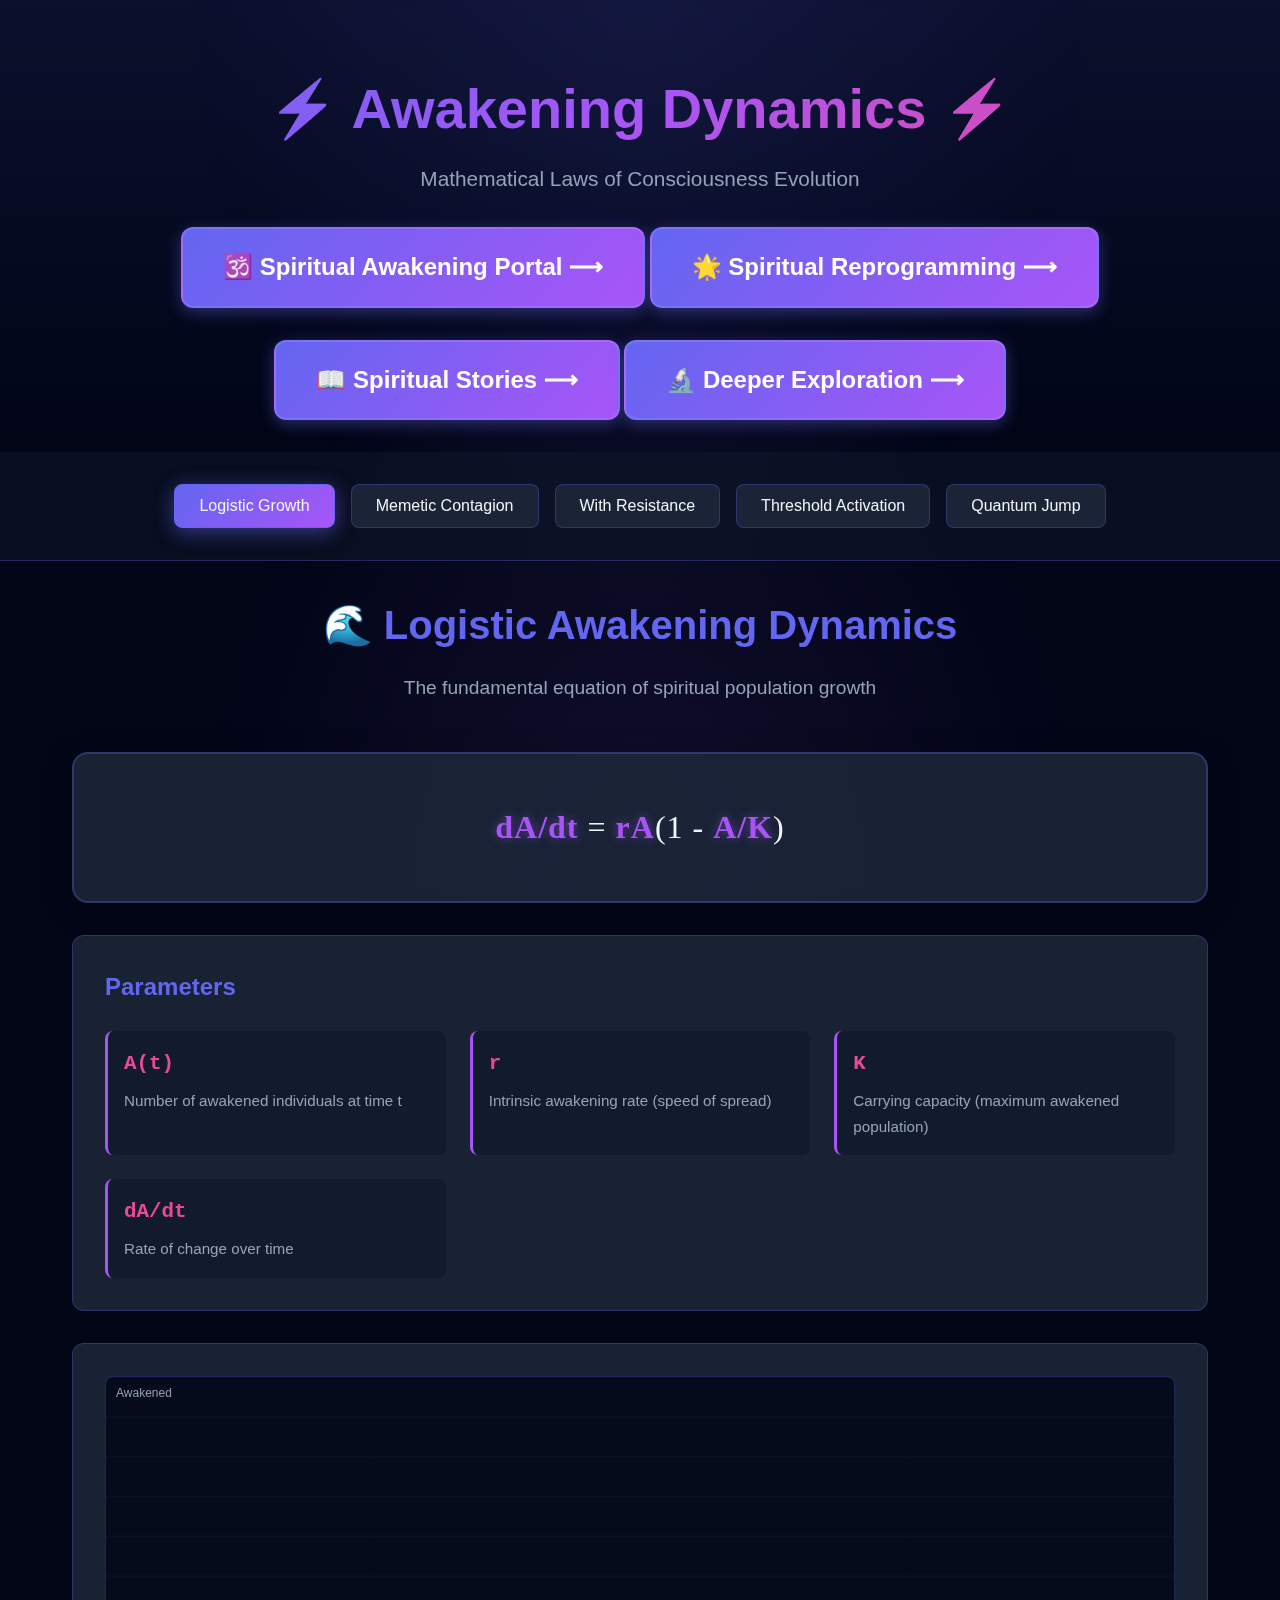
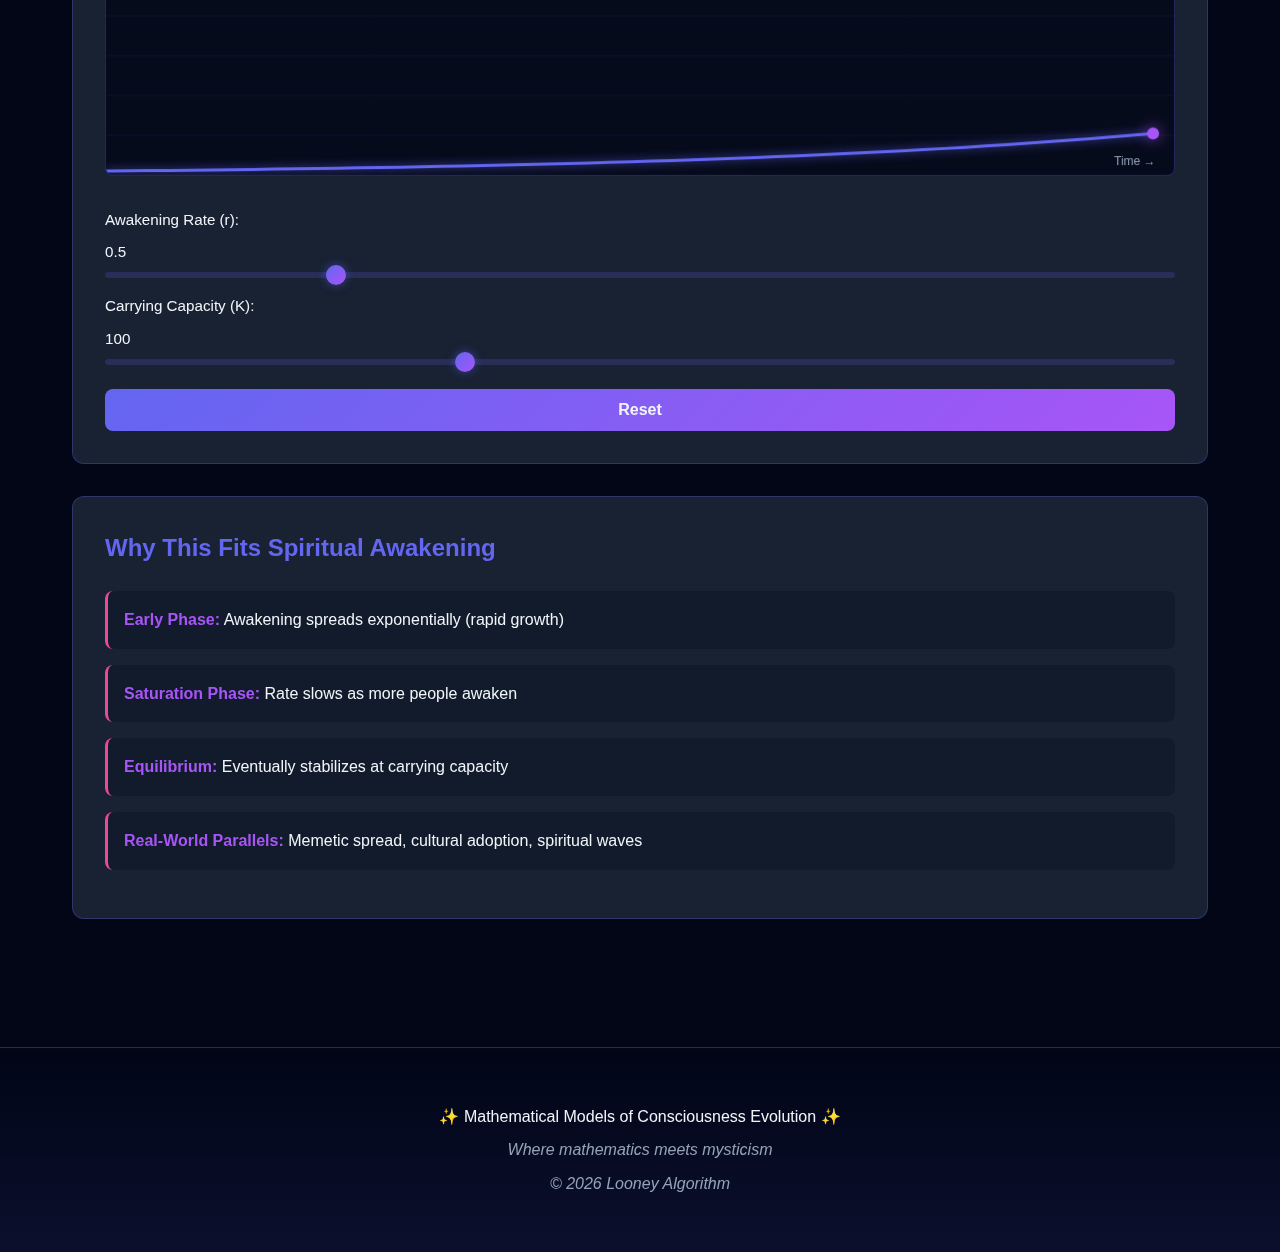
<file: index.html>
<!DOCTYPE html>
<html lang="en">
<head>
    <meta charset="UTF-8">
    <meta name="viewport" content="width=device-width, initial-scale=1.0">
    <title>Awakening Dynamics | Mathematical Models of Consciousness</title>
    <link rel="stylesheet" href="styles.css">
</head>
<body>
    <div class="cosmic-background"></div>
    
    <header>
        <h1 class="main-title">⚡ Awakening Dynamics ⚡</h1>
        <p class="subtitle">Mathematical Laws of Consciousness Evolution</p>
        <div class="header-nav">
            <a href="awakening-portal.html" class="exploration-btn">
                🕉️ Spiritual Awakening Portal ⟶
            </a>
            <a href="reprogramming.html" class="exploration-btn">
                🌟 Spiritual Reprogramming ⟶
            </a>
            <a href="spiritual-stories.html" class="exploration-btn">
                📖 Spiritual Stories ⟶
            </a>
            <a href="exploration.html" class="exploration-btn">
                🔬 Deeper Exploration ⟶
            </a>
        </div>
    </header>

    <nav class="model-nav">
        <button class="nav-btn active" data-model="logistic">Logistic Growth</button>
        <button class="nav-btn" data-model="contagion">Memetic Contagion</button>
        <button class="nav-btn" data-model="resistance">With Resistance</button>
        <button class="nav-btn" data-model="threshold">Threshold Activation</button>
        <button class="nav-btn" data-model="quantum">Quantum Jump</button>
    </nav>

    <main class="content-container">
        <!-- Logistic Model -->
        <section class="model-section active" id="logistic">
            <div class="model-header">
                <h2>🌊 Logistic Awakening Dynamics</h2>
                <p class="model-description">The fundamental equation of spiritual population growth</p>
            </div>
            
            <div class="equation-container">
                <div class="equation">
                    <span class="math-symbol">dA/dt</span> = 
                    <span class="math-symbol">rA</span>(1 - 
                    <span class="math-symbol">A/K</span>)
                </div>
            </div>

            <div class="parameters">
                <h3>Parameters</h3>
                <div class="param-grid">
                    <div class="param">
                        <span class="param-label">A(t)</span>
                        <span class="param-desc">Number of awakened individuals at time t</span>
                    </div>
                    <div class="param">
                        <span class="param-label">r</span>
                        <span class="param-desc">Intrinsic awakening rate (speed of spread)</span>
                    </div>
                    <div class="param">
                        <span class="param-label">K</span>
                        <span class="param-desc">Carrying capacity (maximum awakened population)</span>
                    </div>
                    <div class="param">
                        <span class="param-label">dA/dt</span>
                        <span class="param-desc">Rate of change over time</span>
                    </div>
                </div>
            </div>

            <div class="visualization">
                <canvas id="logistic-canvas"></canvas>
                <div class="controls">
                    <label>
                        Awakening Rate (r): <span id="r-value">0.5</span>
                        <input type="range" id="r-slider" min="0.1" max="2" step="0.1" value="0.5">
                    </label>
                    <label>
                        Carrying Capacity (K): <span id="k-value">100</span>
                        <input type="range" id="k-slider" min="50" max="200" step="10" value="100">
                    </label>
                    <button id="reset-logistic" class="reset-btn">Reset</button>
                </div>
            </div>

            <div class="insights">
                <h3>Why This Fits Spiritual Awakening</h3>
                <ul>
                    <li><strong>Early Phase:</strong> Awakening spreads exponentially (rapid growth)</li>
                    <li><strong>Saturation Phase:</strong> Rate slows as more people awaken</li>
                    <li><strong>Equilibrium:</strong> Eventually stabilizes at carrying capacity</li>
                    <li><strong>Real-World Parallels:</strong> Memetic spread, cultural adoption, spiritual waves</li>
                </ul>
            </div>
        </section>

        <!-- Memetic Contagion Model -->
        <section class="model-section" id="contagion">
            <div class="model-header">
                <h2>🧬 Memetic Contagion Model</h2>
                <p class="model-description">Awakening spreads through contact, inspiration, and resonance</p>
            </div>
            
            <div class="equation-container">
                <div class="equation">
                    <span class="math-symbol">dA/dt</span> = 
                    <span class="math-symbol">βA(N - A)</span>
                </div>
            </div>

            <div class="parameters">
                <h3>Parameters</h3>
                <div class="param-grid">
                    <div class="param">
                        <span class="param-label">N</span>
                        <span class="param-desc">Total population size</span>
                    </div>
                    <div class="param">
                        <span class="param-label">β</span>
                        <span class="param-desc">Transmission coefficient (how contagious awakening is)</span>
                    </div>
                    <div class="param">
                        <span class="param-label">A</span>
                        <span class="param-desc">Currently awakened individuals</span>
                    </div>
                    <div class="param">
                        <span class="param-label">(N - A)</span>
                        <span class="param-desc">Unawakened individuals (susceptible)</span>
                    </div>
                </div>
            </div>

            <div class="visualization">
                <canvas id="contagion-canvas"></canvas>
                <div class="controls">
                    <label>
                        Transmission Rate (β): <span id="beta-value">0.01</span>
                        <input type="range" id="beta-slider" min="0.001" max="0.05" step="0.001" value="0.01">
                    </label>
                    <label>
                        Population (N): <span id="n-value">100</span>
                        <input type="range" id="n-slider" min="50" max="200" step="10" value="100">
                    </label>
                    <button id="reset-contagion" class="reset-btn">Reset</button>
                </div>
            </div>

            <div class="insights">
                <h3>The Epidemiological Model</h3>
                <ul>
                    <li><strong>Contact-Based:</strong> Each awakened person can awaken others</li>
                    <li><strong>Network Effect:</strong> Growth accelerates with more awakened individuals</li>
                    <li><strong>SIR Framework:</strong> Same structure as disease transmission models</li>
                    <li><strong>Consciousness Contagion:</strong> Ideas spread like viral patterns</li>
                </ul>
            </div>
        </section>

        <!-- Resistance Model -->
        <section class="model-section" id="resistance">
            <div class="model-header">
                <h2>⚔️ Awakening with Resistance</h2>
                <p class="model-description">Accounting for skepticism and cultural inertia</p>
            </div>
            
            <div class="equation-container">
                <div class="equation">
                    <span class="math-symbol">dA/dt</span> = 
                    <span class="math-symbol">rA</span>(1 - <span class="math-symbol">A/K</span>) - 
                    <span class="math-symbol">γA</span>
                </div>
            </div>

            <div class="parameters">
                <h3>Parameters</h3>
                <div class="param-grid">
                    <div class="param">
                        <span class="param-label">γ</span>
                        <span class="param-desc">Resistance coefficient (skepticism, cultural inertia)</span>
                    </div>
                    <div class="param">
                        <span class="param-label">rA(1-A/K)</span>
                        <span class="param-desc">Growth force (same as logistic)</span>
                    </div>
                    <div class="param">
                        <span class="param-label">-γA</span>
                        <span class="param-desc">Resistance force (opposing awakening)</span>
                    </div>
                </div>
            </div>

            <div class="visualization">
                <canvas id="resistance-canvas"></canvas>
                <div class="controls">
                    <label>
                        Growth Rate (r): <span id="r-resist-value">0.5</span>
                        <input type="range" id="r-resist-slider" min="0.1" max="2" step="0.1" value="0.5">
                    </label>
                    <label>
                        Resistance (γ): <span id="gamma-value">0.1</span>
                        <input type="range" id="gamma-slider" min="0" max="0.5" step="0.05" value="0.1">
                    </label>
                    <button id="reset-resistance" class="reset-btn">Reset</button>
                </div>
            </div>

            <div class="insights">
                <h3>Oscillations & Plateaus</h3>
                <ul>
                    <li><strong>Cultural Friction:</strong> Not everyone is ready to awaken</li>
                    <li><strong>Backsliding:</strong> Some awakened may return to sleep</li>
                    <li><strong>Realistic Dynamics:</strong> Creates oscillations seen in spiritual movements</li>
                    <li><strong>Equilibrium Points:</strong> Movement can plateau before breakthrough</li>
                </ul>
            </div>
        </section>

        <!-- Threshold Model -->
        <section class="model-section" id="threshold">
            <div class="model-header">
                <h2>🔥 Threshold Activation Model</h2>
                <p class="model-description">Critical mass triggers cascade awakening</p>
            </div>
            
            <div class="equation-container">
                <div class="equation">
                    <span class="math-symbol">A(t+1)</span> = f(<span class="math-symbol">A(t)</span>) = 
                    <span class="math-symbol">∑P(k)·I(k≥θ)</span>
                </div>
            </div>

            <div class="parameters">
                <h3>Parameters</h3>
                <div class="param-grid">
                    <div class="param">
                        <span class="param-label">P(k)</span>
                        <span class="param-desc">Probability of having k awakened neighbors</span>
                    </div>
                    <div class="param">
                        <span class="param-label">θ</span>
                        <span class="param-desc">Threshold needed to trigger awakening</span>
                    </div>
                    <div class="param">
                        <span class="param-label">I(k≥θ)</span>
                        <span class="param-desc">Indicator: 1 if threshold met, 0 otherwise</span>
                    </div>
                </div>
            </div>

            <div class="visualization">
                <canvas id="threshold-canvas"></canvas>
                <div class="controls">
                    <label>
                        Threshold (θ): <span id="theta-value">3</span>
                        <input type="range" id="theta-slider" min="1" max="8" step="1" value="3">
                    </label>
                    <label>
                        Network Density: <span id="density-value">0.3</span>
                        <input type="range" id="density-slider" min="0.1" max="0.8" step="0.1" value="0.3">
                    </label>
                    <button id="reset-threshold" class="reset-btn">Reset</button>
                </div>
            </div>

            <div class="insights">
                <h3>How Revolutions Happen</h3>
                <ul>
                    <li><strong>Critical Mass:</strong> Nothing happens until threshold is reached</li>
                    <li><strong>Cascade Effect:</strong> Once threshold is met, rapid spread occurs</li>
                    <li><strong>Network Topology:</strong> How people connect determines spread pattern</li>
                    <li><strong>Real Examples:</strong> Revolutions, religions, mass shifts in consciousness</li>
                </ul>
            </div>
        </section>

        <!-- Quantum Jump Model -->
        <section class="model-section" id="quantum">
            <div class="model-header">
                <h2>⚛️ Quantum Jump Model</h2>
                <p class="model-description">Awakening in discrete waves and phase transitions</p>
            </div>
            
            <div class="equation-container">
                <div class="equation">
                    <span class="math-symbol">A<sub>t+1</sub></span> = 
                    <span class="math-symbol">A<sub>t</sub></span> + 
                    <span class="math-symbol">α·σ(ωt - φ)</span>
                </div>
            </div>

            <div class="parameters">
                <h3>Parameters</h3>
                <div class="param-grid">
                    <div class="param">
                        <span class="param-label">σ</span>
                        <span class="param-desc">Sigmoid function (smooth transition)</span>
                    </div>
                    <div class="param">
                        <span class="param-label">ω</span>
                        <span class="param-desc">Frequency of awakening waves</span>
                    </div>
                    <div class="param">
                        <span class="param-label">φ</span>
                        <span class="param-desc">Phase shift (timing offset)</span>
                    </div>
                    <div class="param">
                        <span class="param-label">α</span>
                        <span class="param-desc">Amplitude (size of each awakening wave)</span>
                    </div>
                </div>
            </div>

            <div class="visualization">
                <canvas id="quantum-canvas"></canvas>
                <div class="controls">
                    <label>
                        Wave Frequency (ω): <span id="omega-value">0.5</span>
                        <input type="range" id="omega-slider" min="0.1" max="2" step="0.1" value="0.5">
                    </label>
                    <label>
                        Wave Amplitude (α): <span id="alpha-value">10</span>
                        <input type="range" id="alpha-slider" min="5" max="30" step="5" value="10">
                    </label>
                    <button id="reset-quantum" class="reset-btn">Reset</button>
                </div>
            </div>

            <div class="insights">
                <h3>Cosmological Awakening Cycles</h3>
                <ul>
                    <li><strong>Discrete Leaps:</strong> Awakening happens in quantum jumps, not smooth curves</li>
                    <li><strong>Wave Dynamics:</strong> Periodic cycles of global consciousness shifts</li>
                    <li><strong>Phase Transitions:</strong> Sudden shifts from one state to another</li>
                    <li><strong>Mythic Cosmology:</strong> Aligns with cyclical time and cosmic rhythms</li>
                </ul>
            </div>
        </section>
    </main>

    <footer>
        <div class="footer-content">
            <p>✨ Mathematical Models of Consciousness Evolution ✨</p>
            <p class="footer-note">Where mathematics meets mysticism</p>
            <p class="footer-note">© 2026 Looney Algorithm</p>
        </div>
    </footer>

    <script src="script.js"></script>
</body>
</html>
</file>
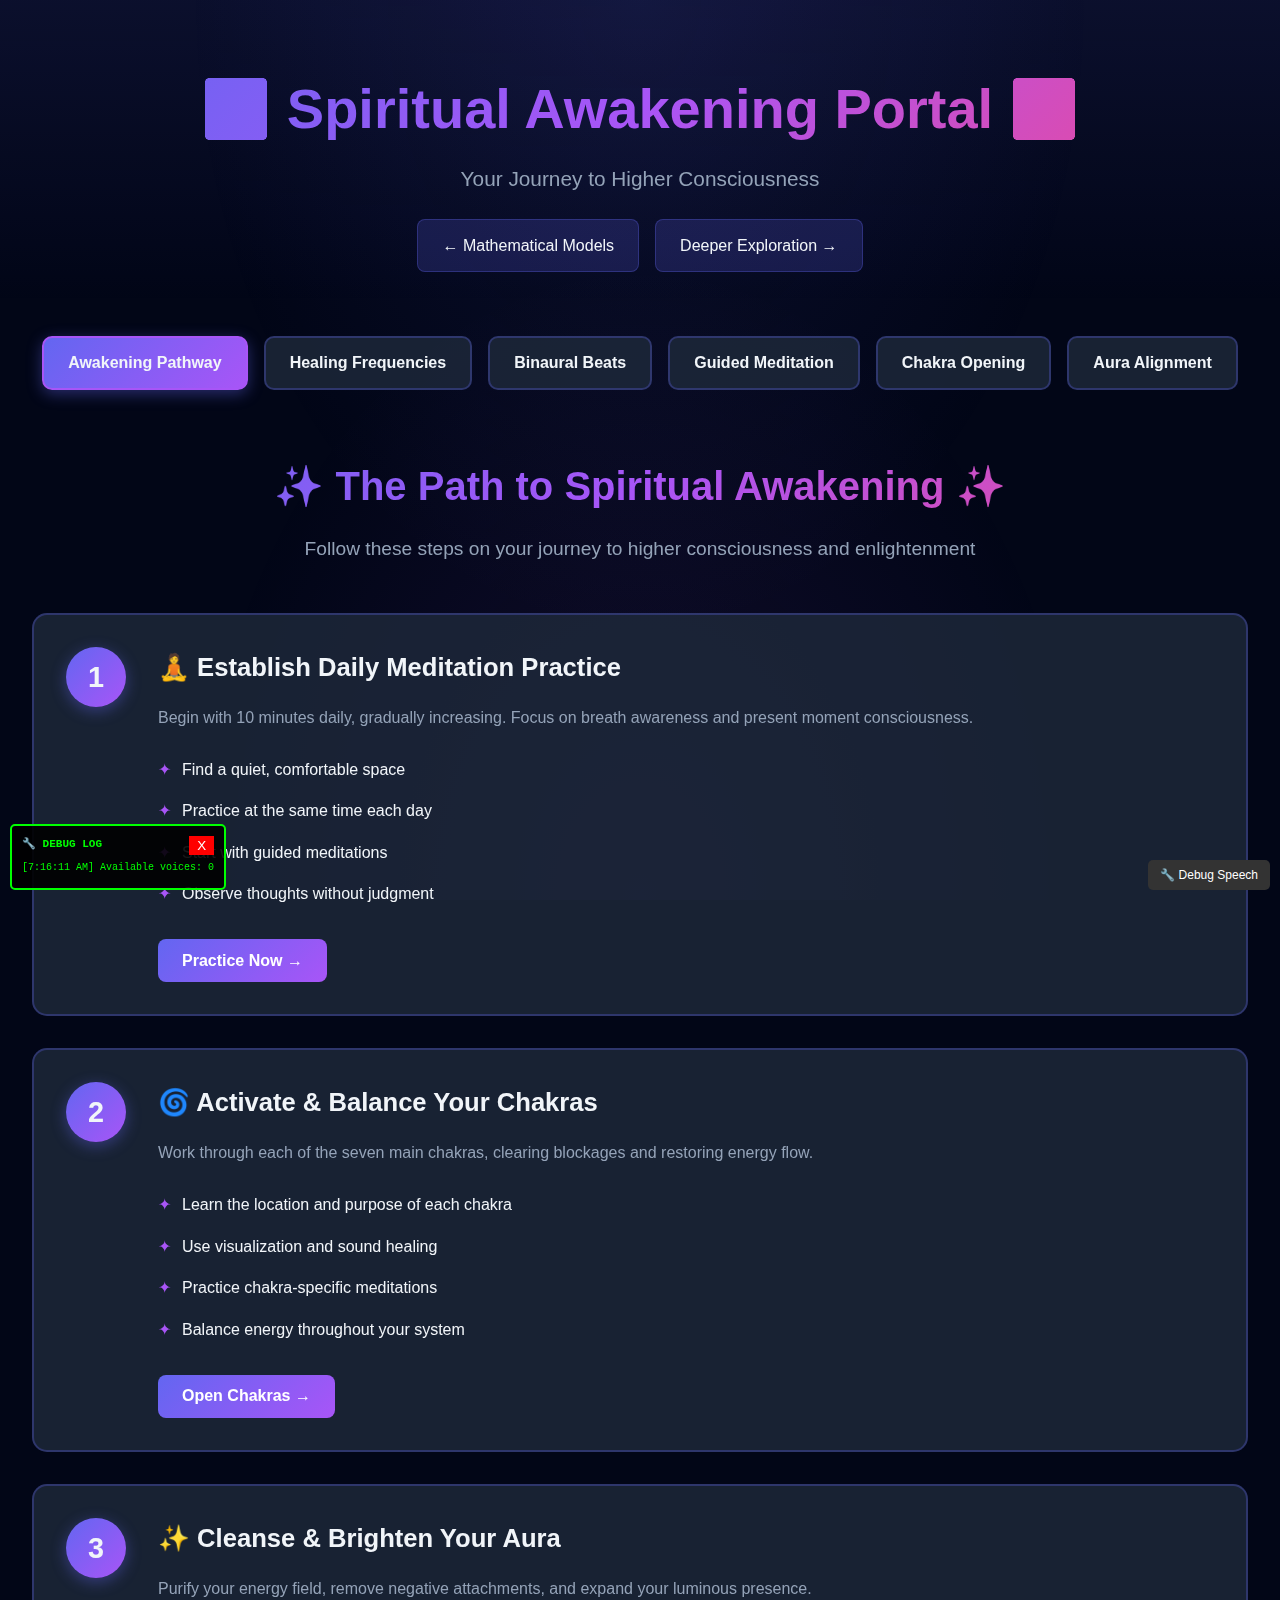
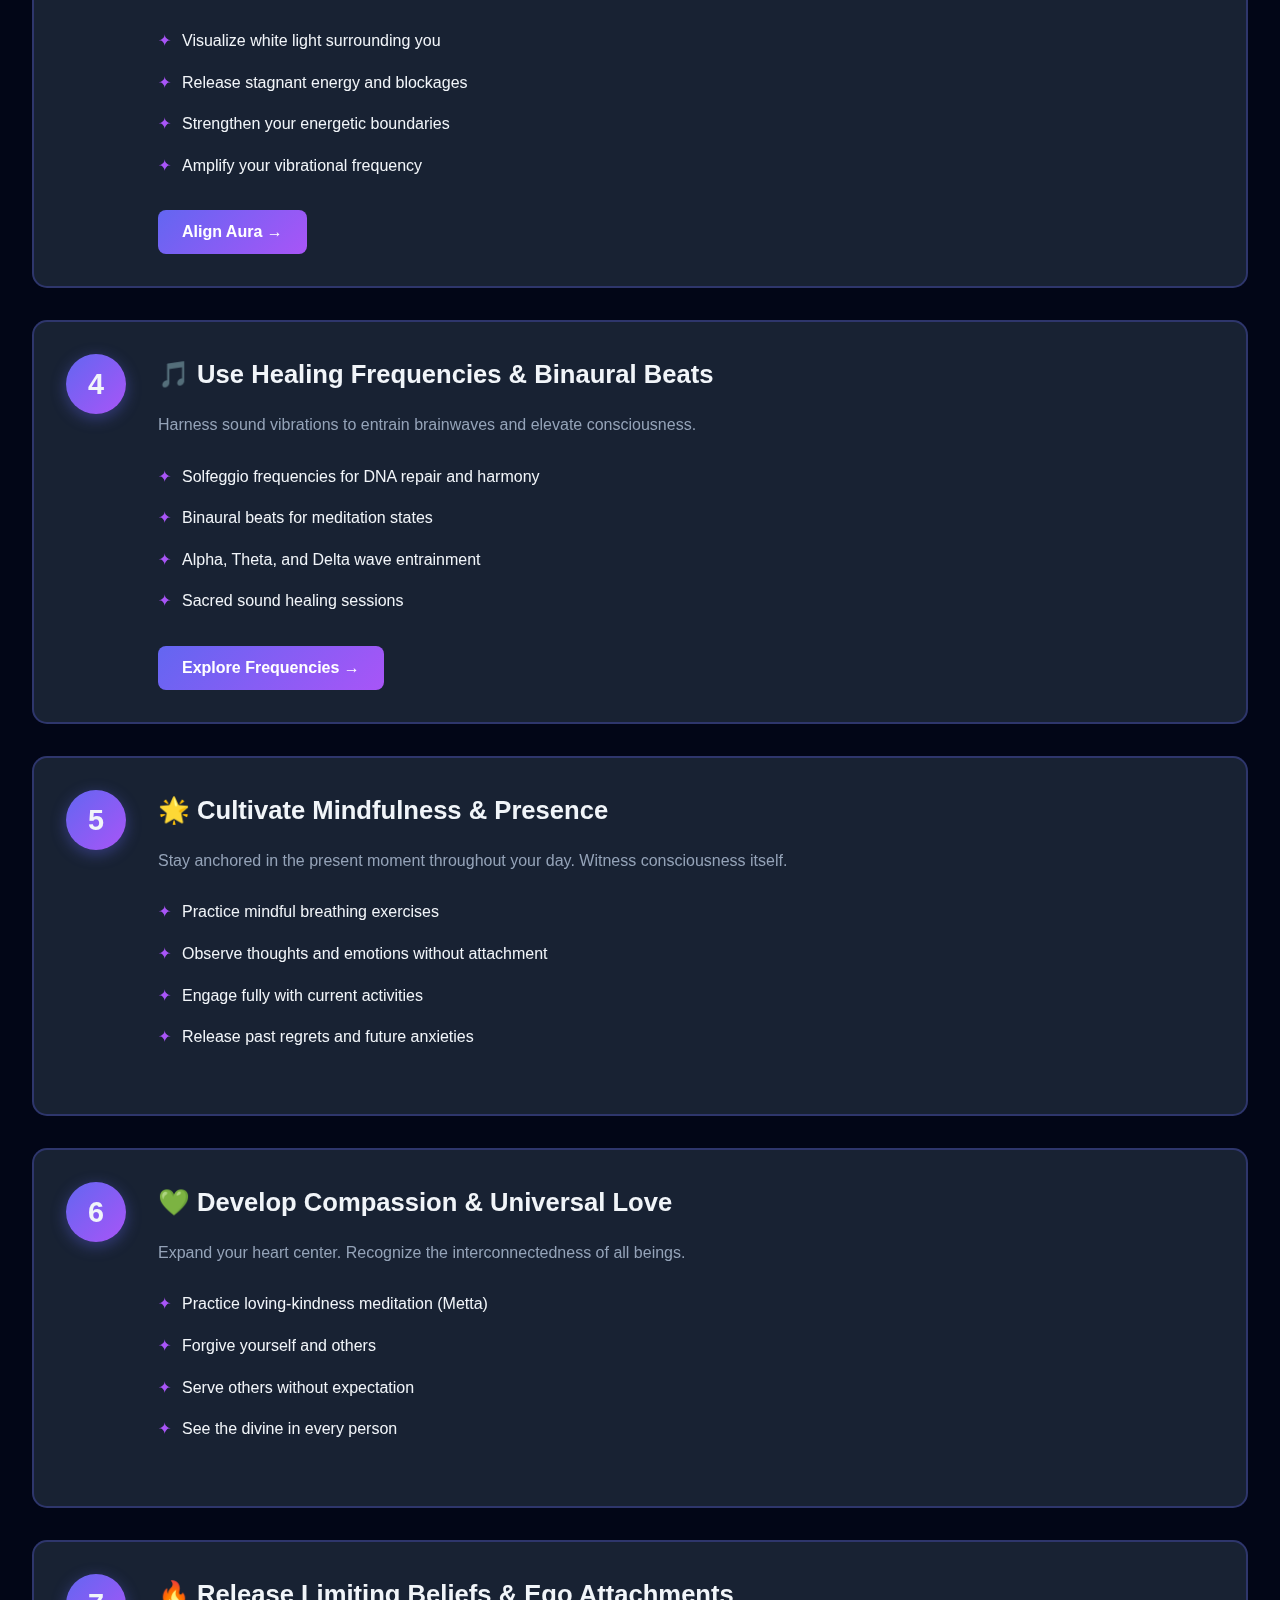
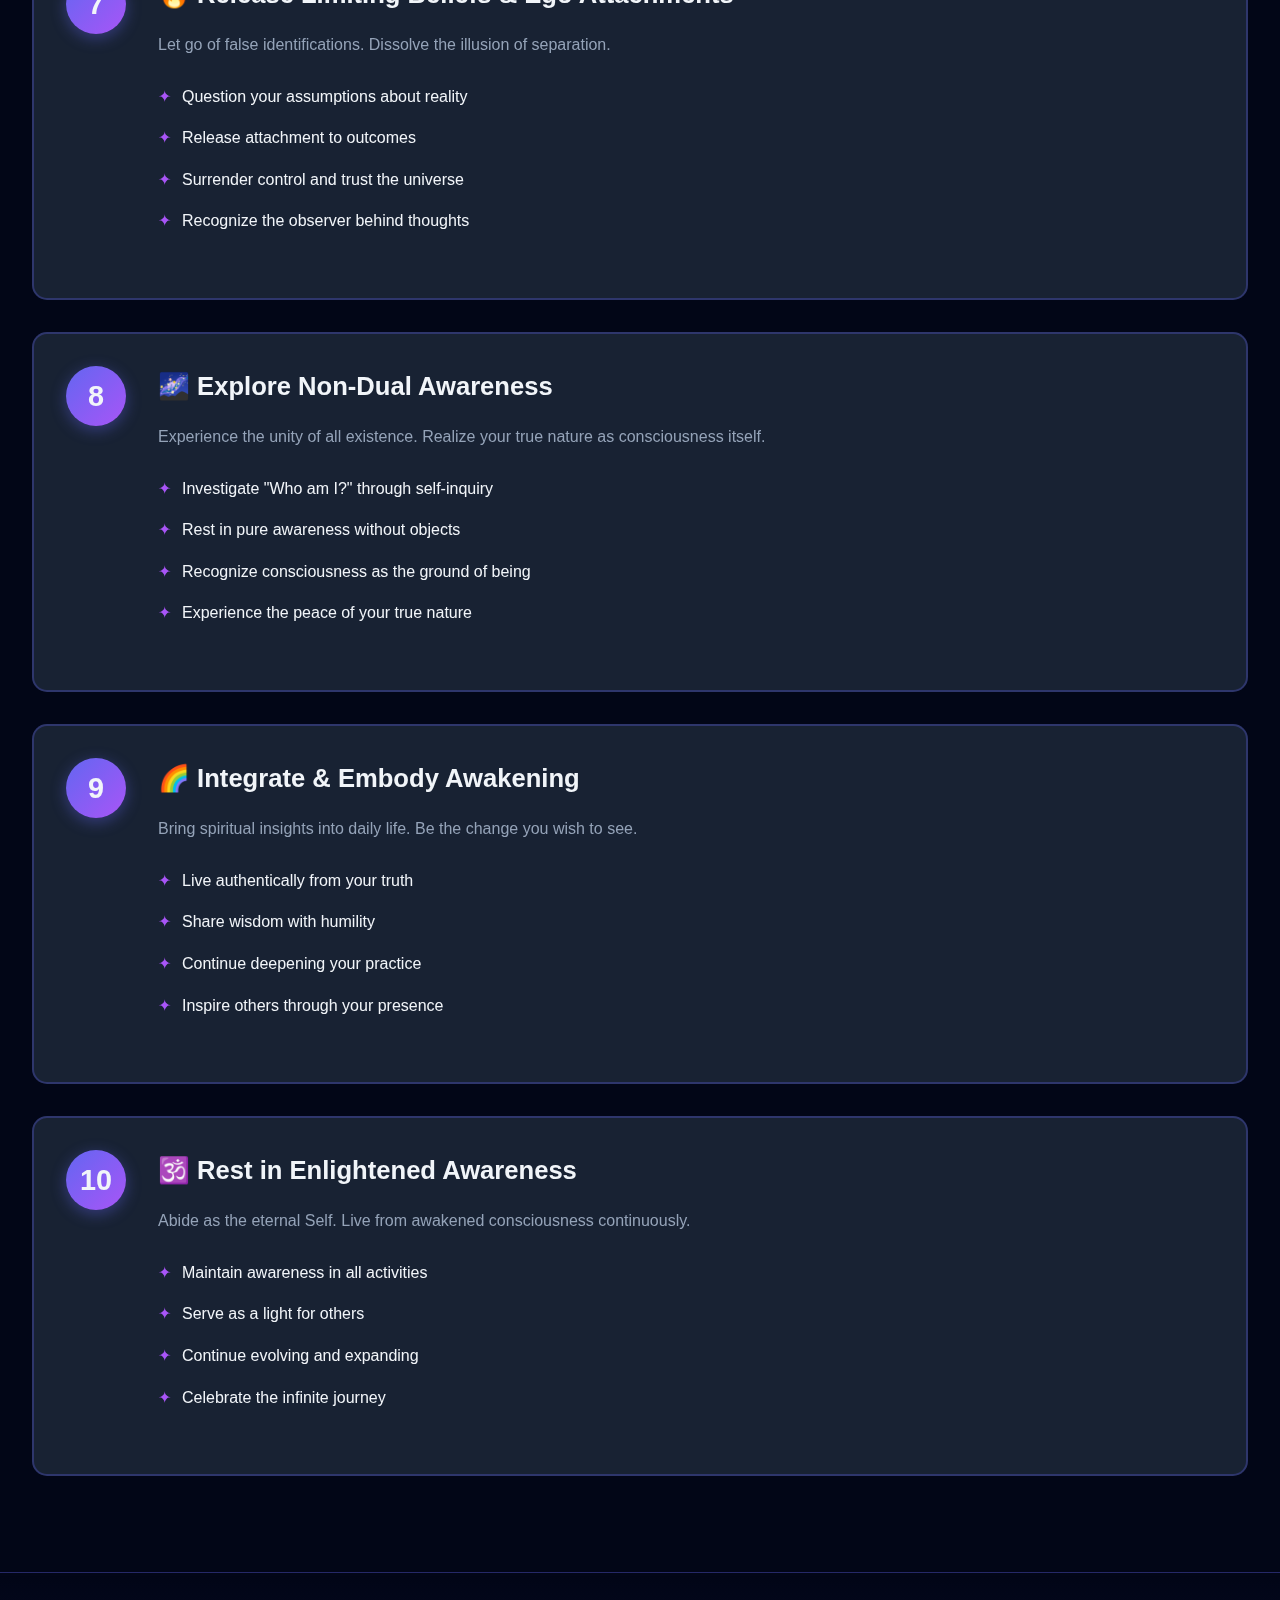
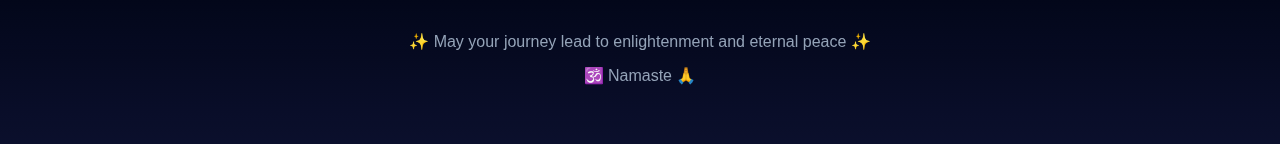
<file: awakening-portal.html>
<!DOCTYPE html>
<html lang="en">
<head>
    <meta charset="UTF-8">
    <meta name="viewport" content="width=device-width, initial-scale=1.0">
    <title>Spiritual Awakening Portal | Journey to Enlightenment</title>
    <link rel="stylesheet" href="styles.css">
    <link rel="stylesheet" href="portal-styles.css">
    <!-- ResponsiveVoice for text-to-speech fallback -->
    <script src="https://code.responsivevoice.org/responsivevoice.js?key=ZQN0mCq9"></script>
</head>
<body>
    <div class="cosmic-background"></div>
    
    <header>
        <h1 class="main-title">🕉️ Spiritual Awakening Portal 🕉️</h1>
        <p class="subtitle">Your Journey to Higher Consciousness</p>
        <div class="nav-links">
            <a href="index.html" class="portal-nav-btn">← Mathematical Models</a>
            <a href="exploration.html" class="portal-nav-btn">Deeper Exploration →</a>
        </div>
    </header>

    <nav class="portal-tabs">
        <button class="tab-btn active" data-tab="pathway">Awakening Pathway</button>
        <button class="tab-btn" data-tab="frequencies">Healing Frequencies</button>
        <button class="tab-btn" data-tab="binaural">Binaural Beats</button>
        <button class="tab-btn" data-tab="meditation">Guided Meditation</button>
        <button class="tab-btn" data-tab="chakras">Chakra Opening</button>
        <button class="tab-btn" data-tab="aura">Aura Alignment</button>
    </nav>

    <main class="portal-container">
        
        <!-- AWAKENING PATHWAY TAB -->
        <section class="portal-section active" id="pathway">
            <div class="section-header">
                <h2>✨ The Path to Spiritual Awakening ✨</h2>
                <p class="section-intro">Follow these steps on your journey to higher consciousness and enlightenment</p>
            </div>

            <div class="pathway-container">
                <div class="pathway-step" data-step="1">
                    <div class="step-number">1</div>
                    <div class="step-content">
                        <h3>🧘 Establish Daily Meditation Practice</h3>
                        <p>Begin with 10 minutes daily, gradually increasing. Focus on breath awareness and present moment consciousness.</p>
                        <ul class="step-details">
                            <li>Find a quiet, comfortable space</li>
                            <li>Practice at the same time each day</li>
                            <li>Start with guided meditations</li>
                            <li>Observe thoughts without judgment</li>
                        </ul>
                        <button class="practice-btn" data-practice="meditation">Practice Now →</button>
                    </div>
                </div>

                <div class="pathway-step" data-step="2">
                    <div class="step-number">2</div>
                    <div class="step-content">
                        <h3>🌀 Activate & Balance Your Chakras</h3>
                        <p>Work through each of the seven main chakras, clearing blockages and restoring energy flow.</p>
                        <ul class="step-details">
                            <li>Learn the location and purpose of each chakra</li>
                            <li>Use visualization and sound healing</li>
                            <li>Practice chakra-specific meditations</li>
                            <li>Balance energy throughout your system</li>
                        </ul>
                        <button class="practice-btn" data-practice="chakras">Open Chakras →</button>
                    </div>
                </div>

                <div class="pathway-step" data-step="3">
                    <div class="step-number">3</div>
                    <div class="step-content">
                        <h3>✨ Cleanse & Brighten Your Aura</h3>
                        <p>Purify your energy field, remove negative attachments, and expand your luminous presence.</p>
                        <ul class="step-details">
                            <li>Visualize white light surrounding you</li>
                            <li>Release stagnant energy and blockages</li>
                            <li>Strengthen your energetic boundaries</li>
                            <li>Amplify your vibrational frequency</li>
                        </ul>
                        <button class="practice-btn" data-practice="aura">Align Aura →</button>
                    </div>
                </div>

                <div class="pathway-step" data-step="4">
                    <div class="step-number">4</div>
                    <div class="step-content">
                        <h3>🎵 Use Healing Frequencies & Binaural Beats</h3>
                        <p>Harness sound vibrations to entrain brainwaves and elevate consciousness.</p>
                        <ul class="step-details">
                            <li>Solfeggio frequencies for DNA repair and harmony</li>
                            <li>Binaural beats for meditation states</li>
                            <li>Alpha, Theta, and Delta wave entrainment</li>
                            <li>Sacred sound healing sessions</li>
                        </ul>
                        <button class="practice-btn" data-practice="frequencies">Explore Frequencies →</button>
                    </div>
                </div>

                <div class="pathway-step" data-step="5">
                    <div class="step-number">5</div>
                    <div class="step-content">
                        <h3>🌟 Cultivate Mindfulness & Presence</h3>
                        <p>Stay anchored in the present moment throughout your day. Witness consciousness itself.</p>
                        <ul class="step-details">
                            <li>Practice mindful breathing exercises</li>
                            <li>Observe thoughts and emotions without attachment</li>
                            <li>Engage fully with current activities</li>
                            <li>Release past regrets and future anxieties</li>
                        </ul>
                    </div>
                </div>

                <div class="pathway-step" data-step="6">
                    <div class="step-number">6</div>
                    <div class="step-content">
                        <h3>💚 Develop Compassion & Universal Love</h3>
                        <p>Expand your heart center. Recognize the interconnectedness of all beings.</p>
                        <ul class="step-details">
                            <li>Practice loving-kindness meditation (Metta)</li>
                            <li>Forgive yourself and others</li>
                            <li>Serve others without expectation</li>
                            <li>See the divine in every person</li>
                        </ul>
                    </div>
                </div>

                <div class="pathway-step" data-step="7">
                    <div class="step-number">7</div>
                    <div class="step-content">
                        <h3>🔥 Release Limiting Beliefs & Ego Attachments</h3>
                        <p>Let go of false identifications. Dissolve the illusion of separation.</p>
                        <ul class="step-details">
                            <li>Question your assumptions about reality</li>
                            <li>Release attachment to outcomes</li>
                            <li>Surrender control and trust the universe</li>
                            <li>Recognize the observer behind thoughts</li>
                        </ul>
                    </div>
                </div>

                <div class="pathway-step" data-step="8">
                    <div class="step-number">8</div>
                    <div class="step-content">
                        <h3>🌌 Explore Non-Dual Awareness</h3>
                        <p>Experience the unity of all existence. Realize your true nature as consciousness itself.</p>
                        <ul class="step-details">
                            <li>Investigate "Who am I?" through self-inquiry</li>
                            <li>Rest in pure awareness without objects</li>
                            <li>Recognize consciousness as the ground of being</li>
                            <li>Experience the peace of your true nature</li>
                        </ul>
                    </div>
                </div>

                <div class="pathway-step" data-step="9">
                    <div class="step-number">9</div>
                    <div class="step-content">
                        <h3>🌈 Integrate & Embody Awakening</h3>
                        <p>Bring spiritual insights into daily life. Be the change you wish to see.</p>
                        <ul class="step-details">
                            <li>Live authentically from your truth</li>
                            <li>Share wisdom with humility</li>
                            <li>Continue deepening your practice</li>
                            <li>Inspire others through your presence</li>
                        </ul>
                    </div>
                </div>

                <div class="pathway-step" data-step="10">
                    <div class="step-number">10</div>
                    <div class="step-content">
                        <h3>🕉️ Rest in Enlightened Awareness</h3>
                        <p>Abide as the eternal Self. Live from awakened consciousness continuously.</p>
                        <ul class="step-details">
                            <li>Maintain awareness in all activities</li>
                            <li>Serve as a light for others</li>
                            <li>Continue evolving and expanding</li>
                            <li>Celebrate the infinite journey</li>
                        </ul>
                    </div>
                </div>
            </div>
        </section>

        <!-- HEALING FREQUENCIES TAB -->
        <section class="portal-section" id="frequencies">
            <div class="section-header">
                <h2>🎵 Sacred Healing Frequencies 🎵</h2>
                <p class="section-intro">Ancient Solfeggio frequencies for healing, transformation, and spiritual evolution</p>
            </div>

            <div class="frequency-grid">
                <div class="frequency-card" data-freq="396">
                    <div class="freq-number">396 Hz</div>
                    <h3>Liberation from Fear</h3>
                    <p>Releases guilt, fear, and trauma. Transforms grief into joy.</p>
                    <div class="freq-chakra">🔴 Root Chakra</div>
                    <button class="freq-play-btn" data-frequency="396">▶ Play Frequency</button>
                </div>

                <div class="frequency-card" data-freq="417">
                    <div class="freq-number">417 Hz</div>
                    <h3>Facilitating Change</h3>
                    <p>Undoing situations and clearing negative energy. Enables transformation.</p>
                    <div class="freq-chakra">🟠 Sacral Chakra</div>
                    <button class="freq-play-btn" data-frequency="417">▶ Play Frequency</button>
                </div>

                <div class="frequency-card" data-freq="528">
                    <div class="freq-number">528 Hz</div>
                    <h3>DNA Repair & Miracles</h3>
                    <p>The frequency of love and miracles. Repairs DNA and brings transformation.</p>
                    <div class="freq-chakra">🟡 Solar Plexus Chakra</div>
                    <button class="freq-play-btn" data-frequency="528">▶ Play Frequency</button>
                </div>

                <div class="frequency-card" data-freq="639">
                    <div class="freq-number">639 Hz</div>
                    <h3>Connection & Relationships</h3>
                    <p>Enhances communication, understanding, and harmonious relationships.</p>
                    <div class="freq-chakra">💚 Heart Chakra</div>
                    <button class="freq-play-btn" data-frequency="639">▶ Play Frequency</button>
                </div>

                <div class="frequency-card" data-freq="741">
                    <div class="freq-number">741 Hz</div>
                    <h3>Awakening Intuition</h3>
                    <p>Cleanses cells from toxins. Expands consciousness and intuition.</p>
                    <div class="freq-chakra">💙 Throat Chakra</div>
                    <button class="freq-play-btn" data-frequency="741">▶ Play Frequency</button>
                </div>

                <div class="frequency-card" data-freq="852">
                    <div class="freq-number">852 Hz</div>
                    <h3>Spiritual Order</h3>
                    <p>Awakens intuition and returns to spiritual order. Opens third eye.</p>
                    <div class="freq-chakra">💜 Third Eye Chakra</div>
                    <button class="freq-play-btn" data-frequency="852">▶ Play Frequency</button>
                </div>

                <div class="frequency-card" data-freq="963">
                    <div class="freq-number">963 Hz</div>
                    <h3>Divine Consciousness</h3>
                    <p>Connects to divine consciousness and oneness. Crown chakra activation.</p>
                    <div class="freq-chakra">🤍 Crown Chakra</div>
                    <button class="freq-play-btn" data-frequency="963">▶ Play Frequency</button>
                </div>

                <div class="frequency-card" data-freq="432">
                    <div class="freq-number">432 Hz</div>
                    <h3>Universal Harmony</h3>
                    <p>The frequency of the universe. Creates deep relaxation and harmony.</p>
                    <div class="freq-chakra">🌟 All Chakras</div>
                    <button class="freq-play-btn" data-frequency="432">▶ Play Frequency</button>
                </div>
            </div>

            <div class="audio-controls">
                <div class="controls-display">
                    <div id="freq-status">Select a frequency to begin</div>
                    <div id="freq-timer">00:00</div>
                </div>
                <div class="control-buttons">
                    <button id="freq-stop" class="control-btn" disabled>⏹ Stop</button>
                    <label class="volume-control">
                        🔊 <input type="range" id="freq-volume" min="0" max="100" value="50">
                    </label>
                </div>
                <div class="timer-options">
                    <button class="timer-btn" data-minutes="5">5 min</button>
                    <button class="timer-btn" data-minutes="10">10 min</button>
                    <button class="timer-btn" data-minutes="15">15 min</button>
                    <button class="timer-btn" data-minutes="20">20 min</button>
                    <button class="timer-btn active" data-minutes="0">∞ Continuous</button>
                </div>
            </div>
        </section>

        <!-- BINAURAL BEATS TAB -->
        <section class="portal-section" id="binaural">
            <div class="section-header">
                <h2>🎧 Binaural Beats Meditation 🎧</h2>
                <p class="section-intro">Brainwave entrainment for deep meditation, relaxation, and altered states of consciousness</p>
                <p class="headphone-warning">⚠️ Headphones Required for Binaural Beats Effect</p>
            </div>

            <div class="binaural-grid">
                <div class="binaural-card">
                    <div class="wave-type">Delta Waves</div>
                    <div class="wave-freq">0.5 - 4 Hz</div>
                    <h3>Deep Sleep & Healing</h3>
                    <p>Promotes deep restorative sleep, healing, and regeneration. Access to unconscious mind.</p>
                    <ul class="benefits">
                        <li>Deep physical relaxation</li>
                        <li>Enhanced immune function</li>
                        <li>Release of healing hormones</li>
                    </ul>
                    <button class="binaural-play-btn" data-wave="delta">▶ Experience Delta</button>
                </div>

                <div class="binaural-card">
                    <div class="wave-type">Theta Waves</div>
                    <div class="wave-freq">4 - 8 Hz</div>
                    <h3>Deep Meditation & Intuition</h3>
                    <p>Gateway to learning, memory, and intuition. REM sleep and lucid dreaming state.</p>
                    <ul class="benefits">
                        <li>Deep meditative states</li>
                        <li>Enhanced creativity and intuition</li>
                        <li>Access to subconscious mind</li>
                    </ul>
                    <button class="binaural-play-btn" data-wave="theta">▶ Experience Theta</button>
                </div>

                <div class="binaural-card">
                    <div class="wave-type">Alpha Waves</div>
                    <div class="wave-freq">8 - 14 Hz</div>
                    <h3>Relaxation & Flow State</h3>
                    <p>Bridge between conscious and subconscious. Present moment awareness and calm focus.</p>
                    <ul class="benefits">
                        <li>Stress reduction and calm</li>
                        <li>Enhanced learning ability</li>
                        <li>Mental coordination</li>
                    </ul>
                    <button class="binaural-play-btn" data-wave="alpha">▶ Experience Alpha</button>
                </div>

                <div class="binaural-card">
                    <div class="wave-type">Beta Waves</div>
                    <div class="wave-freq">14 - 30 Hz</div>
                    <h3>Alert Focus & Concentration</h3>
                    <p>Normal waking consciousness and active thinking. Problem-solving and productivity.</p>
                    <ul class="benefits">
                        <li>Enhanced concentration</li>
                        <li>Improved problem-solving</li>
                        <li>Active and alert state</li>
                    </ul>
                    <button class="binaural-play-btn" data-wave="beta">▶ Experience Beta</button>
                </div>

                <div class="binaural-card">
                    <div class="wave-type">Gamma Waves</div>
                    <div class="wave-freq">30 - 100 Hz</div>
                    <h3>Peak Performance & Insight</h3>
                    <p>Heightened perception, consciousness, and peak mental activity. Spiritual experiences.</p>
                    <ul class="benefits">
                        <li>Enhanced cognition</li>
                        <li>Heightened awareness</li>
                        <li>Transcendent experiences</li>
                    </ul>
                    <button class="binaural-play-btn" data-wave="gamma">▶ Experience Gamma</button>
                </div>

                <div class="binaural-card featured">
                    <div class="wave-type">Awakening Protocol</div>
                    <div class="wave-freq">Multi-Stage</div>
                    <h3>Complete Consciousness Journey</h3>
                    <p>Guided journey through all brainwave states for deep spiritual awakening.</p>
                    <ul class="benefits">
                        <li>Progressive brainwave entrainment</li>
                        <li>Full consciousness spectrum</li>
                        <li>Deep transformational experience</li>
                    </ul>
                    <button class="binaural-play-btn" data-wave="awakening">▶ Begin Journey</button>
                </div>
            </div>

            <div class="audio-controls">
                <div class="controls-display">
                    <div id="binaural-status">Select a brainwave state to begin</div>
                    <div id="binaural-timer">00:00</div>
                </div>
                <div class="control-buttons">
                    <button id="binaural-stop" class="control-btn" disabled>⏹ Stop</button>
                    <label class="volume-control">
                        🔊 <input type="range" id="binaural-volume" min="0" max="100" value="40">
                    </label>
                </div>
            </div>
        </section>

        <!-- GUIDED MEDITATION TAB -->
        <section class="portal-section" id="meditation">
            <div class="section-header">
                <h2>🧘 Guided Meditations 🧘</h2>
                <p class="section-intro">Journey within through sacred guided meditation practices</p>
            </div>

            <div class="meditation-container">
                <div class="meditation-player">
                    <div class="player-visual">
                        <div class="meditation-mandala">
                            <div class="mandala-layer layer-1"></div>
                            <div class="mandala-layer layer-2"></div>
                            <div class="mandala-layer layer-3"></div>
                        </div>
                    </div>
                    
                    <div class="meditation-info">
                        <h3 id="med-title">Select a Meditation</h3>
                        <p id="med-description">Choose from the meditations below</p>
                        <div id="med-duration"></div>
                    </div>

                    <div class="meditation-script-display">
                        <p id="med-script-text">Meditation guidance will appear here...</p>
                    </div>

                    <div class="voice-controls">
                        <label class="voice-toggle">
                            <input type="checkbox" id="voice-enabled" checked>
                            <span>🔊 Voice Guidance</span>
                        </label>
                        <button id="test-voice" class="test-voice-btn">Test Voice</button>
                        <label class="voice-setting">
                            Speed: <input type="range" id="voice-rate" min="0.5" max="1.5" step="0.1" value="0.9">
                        </label>
                        <label class="voice-setting">
                            Pitch: <input type="range" id="voice-pitch" min="0.5" max="2" step="0.1" value="1">
                        </label>
                    </div>

                    <div class="meditation-controls">
                        <button id="med-play" class="med-control-btn" disabled>
                            <span class="play-icon">▶</span>
                            <span class="pause-icon">⏸</span>
                        </button>
                        <div class="med-progress-container">
                            <div class="med-progress-bar">
                                <div class="med-progress-fill"></div>
                            </div>
                            <div class="med-time">
                                <span id="med-current-time">0:00</span>
                                <span id="med-total-time">0:00</span>
                            </div>
                        </div>
                    </div>
                </div>

                <div class="meditation-list">
                    <div class="meditation-item" data-meditation="breath-awareness">
                        <div class="med-icon">🌬️</div>
                        <div class="med-details">
                            <h4>Breath Awareness</h4>
                            <p>Foundation practice - connecting with your breath</p>
                            <span class="med-length">10 minutes</span>
                        </div>
                    </div>

                    <div class="meditation-item" data-meditation="body-scan">
                        <div class="med-icon">✨</div>
                        <div class="med-details">
                            <h4>Body Scan Relaxation</h4>
                            <p>Release tension and connect with physical sensations</p>
                            <span class="med-length">15 minutes</span>
                        </div>
                    </div>

                    <div class="meditation-item" data-meditation="loving-kindness">
                        <div class="med-icon">💚</div>
                        <div class="med-details">
                            <h4>Loving-Kindness (Metta)</h4>
                            <p>Cultivate compassion for self and all beings</p>
                            <span class="med-length">12 minutes</span>
                        </div>
                    </div>

                    <div class="meditation-item" data-meditation="third-eye">
                        <div class="med-icon">👁️</div>
                        <div class="med-details">
                            <h4>Third Eye Activation</h4>
                            <p>Awaken intuition and inner vision</p>
                            <span class="med-length">20 minutes</span>
                        </div>
                    </div>

                    <div class="meditation-item" data-meditation="kundalini">
                        <div class="med-icon">🔥</div>
                        <div class="med-details">
                            <h4>Kundalini Rising</h4>
                            <p>Awaken primal energy at the base of the spine</p>
                            <span class="med-length">25 minutes</span>
                        </div>
                    </div>

                    <div class="meditation-item" data-meditation="cosmic-consciousness">
                        <div class="med-icon">🌌</div>
                        <div class="med-details">
                            <h4>Cosmic Consciousness</h4>
                            <p>Merge with the infinite awareness of the universe</p>
                            <span class="med-length">30 minutes</span>
                        </div>
                    </div>
                </div>
            </div>
        </section>

        <!-- CHAKRA OPENING TAB -->
        <section class="portal-section" id="chakras">
            <div class="section-header">
                <h2>🌀 Chakra Opening & Balancing 🌀</h2>
                <p class="section-intro">Activate, clear, and balance your seven main energy centers</p>
            </div>

            <div class="chakra-system">
                <div class="chakra-visual">
                    <div class="body-outline">
                        <div class="chakra-point" data-chakra="crown" style="top: 5%">
                            <div class="chakra-glow crown-glow"></div>
                            <div class="chakra-symbol">🤍</div>
                        </div>
                        <div class="chakra-point" data-chakra="third-eye" style="top: 15%">
                            <div class="chakra-glow third-eye-glow"></div>
                            <div class="chakra-symbol">💜</div>
                        </div>
                        <div class="chakra-point" data-chakra="throat" style="top: 28%">
                            <div class="chakra-glow throat-glow"></div>
                            <div class="chakra-symbol">💙</div>
                        </div>
                        <div class="chakra-point" data-chakra="heart" style="top: 43%">
                            <div class="chakra-glow heart-glow"></div>
                            <div class="chakra-symbol">💚</div>
                        </div>
                        <div class="chakra-point" data-chakra="solar-plexus" style="top: 58%">
                            <div class="chakra-glow solar-plexus-glow"></div>
                            <div class="chakra-symbol">🟡</div>
                        </div>
                        <div class="chakra-point" data-chakra="sacral" style="top: 73%">
                            <div class="chakra-glow sacral-glow"></div>
                            <div class="chakra-symbol">🟠</div>
                        </div>
                        <div class="chakra-point" data-chakra="root" style="top: 88%">
                            <div class="chakra-glow root-glow"></div>
                            <div class="chakra-symbol">🔴</div>
                        </div>
                    </div>
                </div>

                <div class="chakra-details">
                    <div class="chakra-card active" data-chakra-detail="root">
                        <div class="chakra-header">
                            <h3>🔴 Root Chakra (Muladhara)</h3>
                            <div class="chakra-freq">396 Hz</div>
                        </div>
                        <div class="chakra-info">
                            <p><strong>Location:</strong> Base of spine</p>
                            <p><strong>Element:</strong> Earth</p>
                            <p><strong>Governs:</strong> Survival, security, grounding, physical needs</p>
                            <p><strong>When Balanced:</strong> Feel safe, grounded, stable, and secure</p>
                            <p><strong>Mantra:</strong> LAM</p>
                            <div class="chakra-affirmation">
                                "I am safe, secure, and grounded in the present moment"
                            </div>
                        </div>
                        <button class="chakra-activate-btn" data-chakra-activate="root">
                            ⚡ Activate Root Chakra
                        </button>
                    </div>

                    <div class="chakra-card" data-chakra-detail="sacral">
                        <div class="chakra-header">
                            <h3>🟠 Sacral Chakra (Svadhisthana)</h3>
                            <div class="chakra-freq">417 Hz</div>
                        </div>
                        <div class="chakra-info">
                            <p><strong>Location:</strong> Below navel</p>
                            <p><strong>Element:</strong> Water</p>
                            <p><strong>Governs:</strong> Creativity, sexuality, emotions, pleasure</p>
                            <p><strong>When Balanced:</strong> Creative, passionate, emotionally balanced</p>
                            <p><strong>Mantra:</strong> VAM</p>
                            <div class="chakra-affirmation">
                                "I embrace pleasure, creativity, and emotional flow"
                            </div>
                        </div>
                        <button class="chakra-activate-btn" data-chakra-activate="sacral">
                            ⚡ Activate Sacral Chakra
                        </button>
                    </div>

                    <div class="chakra-card" data-chakra-detail="solar-plexus">
                        <div class="chakra-header">
                            <h3>🟡 Solar Plexus Chakra (Manipura)</h3>
                            <div class="chakra-freq">528 Hz</div>
                        </div>
                        <div class="chakra-info">
                            <p><strong>Location:</strong> Upper abdomen</p>
                            <p><strong>Element:</strong> Fire</p>
                            <p><strong>Governs:</strong> Personal power, confidence, will, self-esteem</p>
                            <p><strong>When Balanced:</strong> Confident, motivated, purposeful</p>
                            <p><strong>Mantra:</strong> RAM</p>
                            <div class="chakra-affirmation">
                                "I am powerful, confident, and worthy of my dreams"
                            </div>
                        </div>
                        <button class="chakra-activate-btn" data-chakra-activate="solar-plexus">
                            ⚡ Activate Solar Plexus Chakra
                        </button>
                    </div>

                    <div class="chakra-card" data-chakra-detail="heart">
                        <div class="chakra-header">
                            <h3>💚 Heart Chakra (Anahata)</h3>
                            <div class="chakra-freq">639 Hz</div>
                        </div>
                        <div class="chakra-info">
                            <p><strong>Location:</strong> Center of chest</p>
                            <p><strong>Element:</strong> Air</p>
                            <p><strong>Governs:</strong> Love, compassion, forgiveness, relationships</p>
                            <p><strong>When Balanced:</strong> Loving, compassionate, emotionally open</p>
                            <p><strong>Mantra:</strong> YAM</p>
                            <div class="chakra-affirmation">
                                "I give and receive love freely and unconditionally"
                            </div>
                        </div>
                        <button class="chakra-activate-btn" data-chakra-activate="heart">
                            ⚡ Activate Heart Chakra
                        </button>
                    </div>

                    <div class="chakra-card" data-chakra-detail="throat">
                        <div class="chakra-header">
                            <h3>💙 Throat Chakra (Vishuddha)</h3>
                            <div class="chakra-freq">741 Hz</div>
                        </div>
                        <div class="chakra-info">
                            <p><strong>Location:</strong> Throat</p>
                            <p><strong>Element:</strong> Ether/Space</p>
                            <p><strong>Governs:</strong> Communication, truth, self-expression</p>
                            <p><strong>When Balanced:</strong> Clear communication, authentic expression</p>
                            <p><strong>Mantra:</strong> HAM</p>
                            <div class="chakra-affirmation">
                                "I speak my truth clearly and with confidence"
                            </div>
                        </div>
                        <button class="chakra-activate-btn" data-chakra-activate="throat">
                            ⚡ Activate Throat Chakra
                        </button>
                    </div>

                    <div class="chakra-card" data-chakra-detail="third-eye">
                        <div class="chakra-header">
                            <h3>💜 Third Eye Chakra (Ajna)</h3>
                            <div class="chakra-freq">852 Hz</div>
                        </div>
                        <div class="chakra-info">
                            <p><strong>Location:</strong> Between eyebrows</p>
                            <p><strong>Element:</strong> Light</p>
                            <p><strong>Governs:</strong> Intuition, wisdom, imagination, insight</p>
                            <p><strong>When Balanced:</strong> Intuitive, wise, clear vision</p>
                            <p><strong>Mantra:</strong> OM</p>
                            <div class="chakra-affirmation">
                                "I trust my intuition and inner wisdom"
                            </div>
                        </div>
                        <button class="chakra-activate-btn" data-chakra-activate="third-eye">
                            ⚡ Activate Third Eye Chakra
                        </button>
                    </div>

                    <div class="chakra-card" data-chakra-detail="crown">
                        <div class="chakra-header">
                            <h3>🤍 Crown Chakra (Sahasrara)</h3>
                            <div class="chakra-freq">963 Hz</div>
                        </div>
                        <div class="chakra-info">
                            <p><strong>Location:</strong> Top of head</p>
                            <p><strong>Element:</strong> Consciousness</p>
                            <p><strong>Governs:</strong> Spirituality, enlightenment, divine connection</p>
                            <p><strong>When Balanced:</strong> Spiritually connected, enlightened, at peace</p>
                            <p><strong>Mantra:</strong> AH (Silence)</p>
                            <div class="chakra-affirmation">
                                "I am connected to divine consciousness and universal wisdom"
                            </div>
                        </div>
                        <button class="chakra-activate-btn" data-chakra-activate="crown">
                            ⚡ Activate Crown Chakra
                        </button>
                    </div>
                </div>
            </div>

            <div class="chakra-sequence">
                <h3>Complete Chakra Opening Sequence</h3>
                <p>Experience a full chakra activation journey from root to crown</p>
                <button id="full-chakra-sequence" class="sequence-btn">
                    🌈 Begin Full Sequence (21 minutes)
                </button>
            </div>
        </section>

        <!-- AURA ALIGNMENT TAB -->
        <section class="portal-section" id="aura">
            <div class="section-header">
                <h2>✨ Aura Cleansing & Alignment ✨</h2>
                <p class="section-intro">Purify, strengthen, and brighten your energy field</p>
            </div>

            <div class="aura-container">
                <div class="aura-visual-main">
                    <div class="aura-layers">
                        <div class="aura-layer etheric"></div>
                        <div class="aura-layer emotional"></div>
                        <div class="aura-layer mental"></div>
                        <div class="aura-layer astral"></div>
                        <div class="aura-layer etheric-template"></div>
                        <div class="aura-layer celestial"></div>
                        <div class="aura-layer causal"></div>
                    </div>
                    <div class="aura-body">
                        <div class="body-silhouette"></div>
                    </div>
                </div>

                <div class="aura-info">
                    <h3>The Seven Layers of Your Aura</h3>
                    <div class="aura-layers-info">
                        <div class="aura-layer-card">
                            <div class="layer-number">1</div>
                            <div class="layer-content">
                                <h4>Etheric Body</h4>
                                <p>Physical health and vitality (1-2 inches from body)</p>
                            </div>
                        </div>
                        <div class="aura-layer-card">
                            <div class="layer-number">2</div>
                            <div class="layer-content">
                                <h4>Emotional Body</h4>
                                <p>Feelings, emotions, and sensitivity (2-3 inches)</p>
                            </div>
                        </div>
                        <div class="aura-layer-card">
                            <div class="layer-number">3</div>
                            <div class="layer-content">
                                <h4>Mental Body</h4>
                                <p>Thoughts, ideas, and mental processes (3-8 inches)</p>
                            </div>
                        </div>
                        <div class="aura-layer-card">
                            <div class="layer-number">4</div>
                            <div class="layer-content">
                                <h4>Astral Body</h4>
                                <p>Love, relationships, and spiritual growth (1 foot)</p>
                            </div>
                        </div>
                        <div class="aura-layer-card">
                            <div class="layer-number">5</div>
                            <div class="layer-content">
                                <h4>Etheric Template</h4>
                                <p>Higher will and divine blueprint (1.5-2 feet)</p>
                            </div>
                        </div>
                        <div class="aura-layer-card">
                            <div class="layer-number">6</div>
                            <div class="layer-content">
                                <h4>Celestial Body</h4>
                                <p>Spiritual ecstasy and unconditional love (2-3 feet)</p>
                            </div>
                        </div>
                        <div class="aura-layer-card">
                            <div class="layer-number">7</div>
                            <div class="layer-content">
                                <h4>Causal Body</h4>
                                <p>Connection to divine mind and higher self (3-5 feet)</p>
                            </div>
                        </div>
                    </div>
                </div>
            </div>

            <div class="aura-practices">
                <h3>Aura Cleansing & Strengthening Practices</h3>
                <div class="practices-grid">
                    <div class="practice-card">
                        <div class="practice-icon">🌊</div>
                        <h4>Aura Cleansing</h4>
                        <p>Remove negative energy, attachments, and energetic debris</p>
                        <button class="aura-practice-btn" data-practice="cleansing">
                            Begin Cleansing
                        </button>
                    </div>

                    <div class="practice-card">
                        <div class="practice-icon">💎</div>
                        <h4>Aura Strengthening</h4>
                        <p>Build energetic boundaries and protective shields</p>
                        <button class="aura-practice-btn" data-practice="strengthening">
                            Strengthen Aura
                        </button>
                    </div>

                    <div class="practice-card">
                        <div class="practice-icon">✨</div>
                        <h4>Aura Brightening</h4>
                        <p>Amplify your light and raise your vibration</p>
                        <button class="aura-practice-btn" data-practice="brightening">
                            Brighten Aura
                        </button>
                    </div>

                    <div class="practice-card">
                        <div class="practice-icon">🌈</div>
                        <h4>Aura Balancing</h4>
                        <p>Harmonize all layers and restore energetic equilibrium</p>
                        <button class="aura-practice-btn" data-practice="balancing">
                            Balance Aura
                        </button>
                    </div>

                    <div class="practice-card">
                        <div class="practice-icon">🛡️</div>
                        <h4>Psychic Protection</h4>
                        <p>Create powerful shields against negative influences</p>
                        <button class="aura-practice-btn" data-practice="protection">
                            Activate Protection
                        </button>
                    </div>

                    <div class="practice-card featured">
                        <div class="practice-icon">🌟</div>
                        <h4>Complete Aura Healing</h4>
                        <p>Full cleansing, healing, and activation sequence</p>
                        <button class="aura-practice-btn" data-practice="complete">
                            Complete Healing (15 min)
                        </button>
                    </div>
                </div>
            </div>

            <div class="aura-guidance" id="aura-guidance">
                <div class="guidance-content">
                    <h4 id="guidance-title">Select a Practice</h4>
                    <div id="guidance-text"></div>
                    <div id="guidance-progress"></div>
                </div>
            </div>
        </section>

    </main>

    <footer>
        <p>✨ May your journey lead to enlightenment and eternal peace ✨</p>
        <p>🕉️ Namaste 🙏</p>
    </footer>

    <script src="portal-script.js"></script>
    
    <!-- On-screen debug panel -->
    <div id="debug-panel" style="position: fixed; bottom: 10px; left: 10px; max-width: 400px; max-height: 300px; overflow-y: auto; background: rgba(0,0,0,0.9); color: #0f0; padding: 10px; font-family: monospace; font-size: 11px; border: 2px solid #0f0; border-radius: 5px; z-index: 10000;">
        <div style="display: flex; justify-content: space-between; margin-bottom: 5px;">
            <strong>🔧 DEBUG LOG</strong>
            <button onclick="document.getElementById('debug-panel').style.display='none'" style="background: #f00; color: white; border: none; padding: 2px 8px; cursor: pointer;">X</button>
        </div>
        <div id="debug-log" style="font-size: 10px;"></div>
    </div>
    
    <!-- Debug button for speech testing -->
    <button onclick="debugSpeech()" style="position: fixed; bottom: 10px; right: 10px; z-index: 1000; padding: 8px 12px; background: #333; color: white; border: none; border-radius: 5px; cursor: pointer; font-size: 12px;">
        🔧 Debug Speech
    </button>
</body>
</html>
</file>
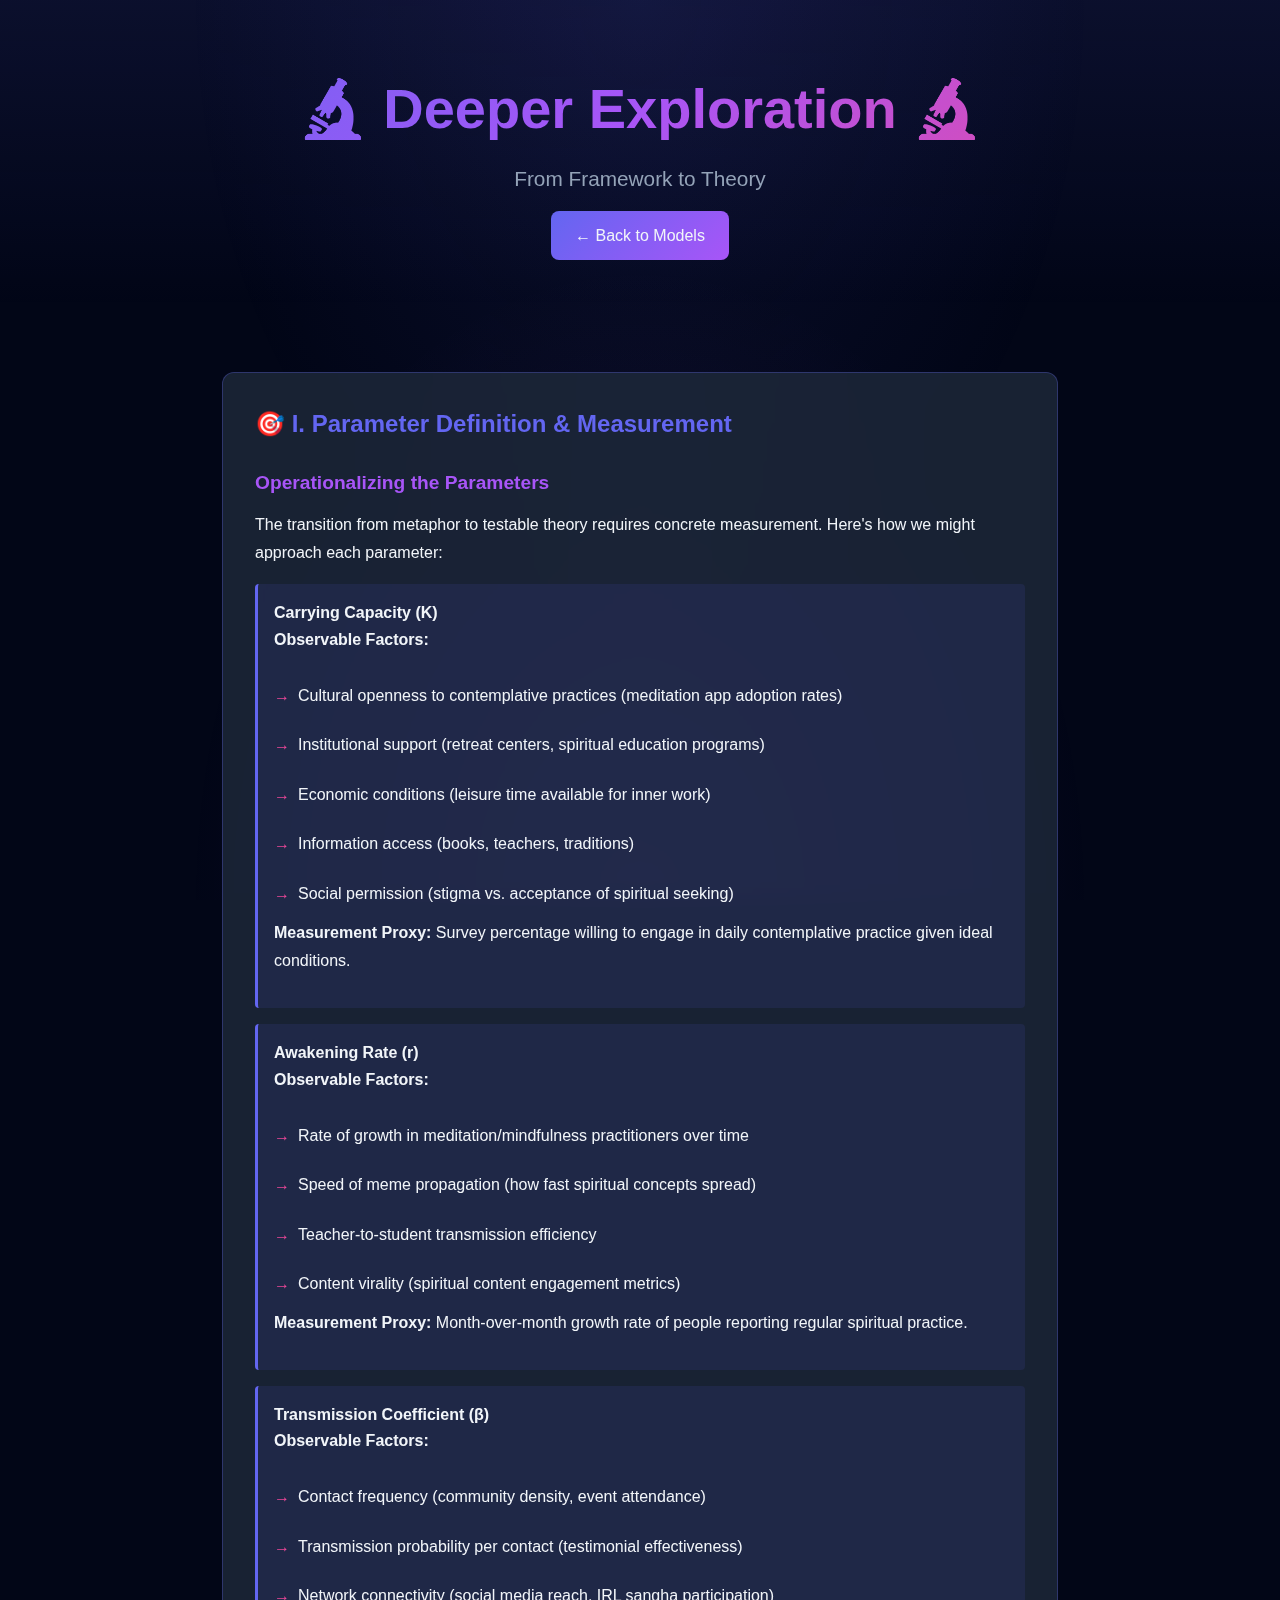
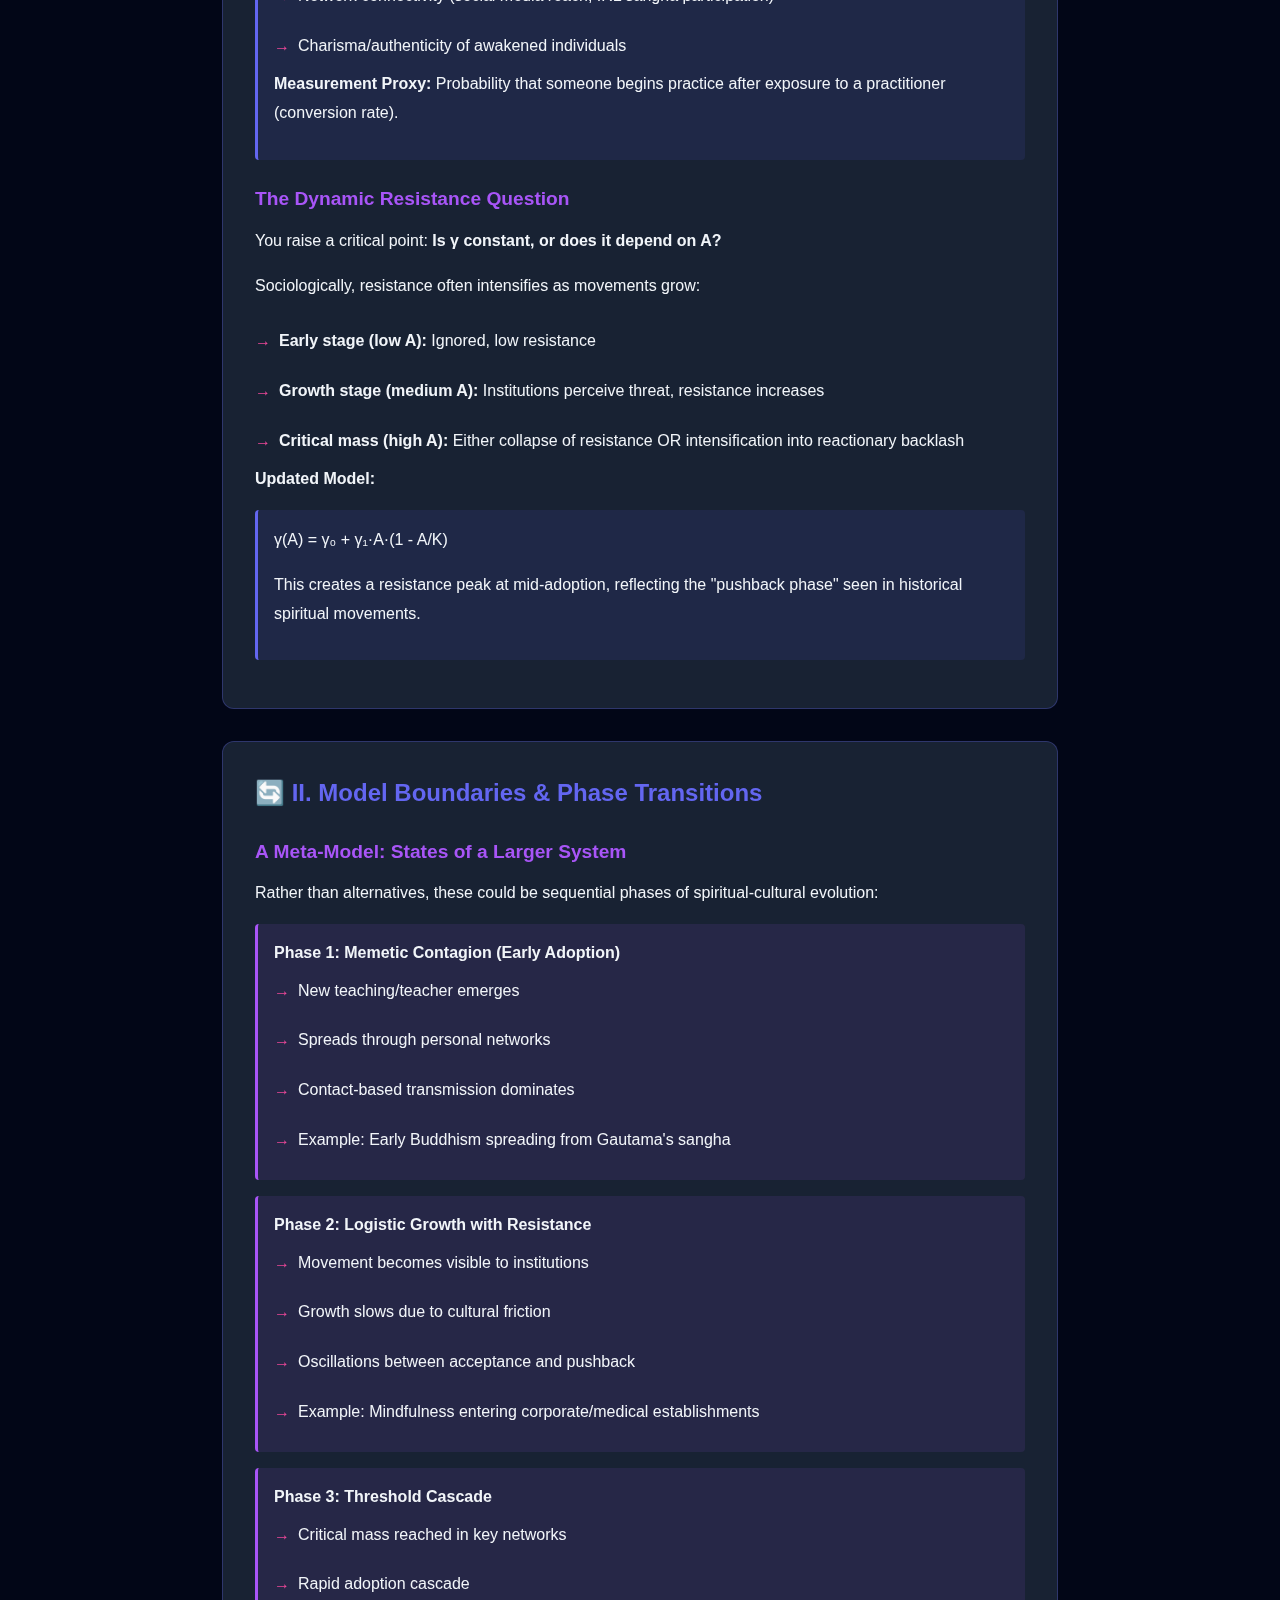
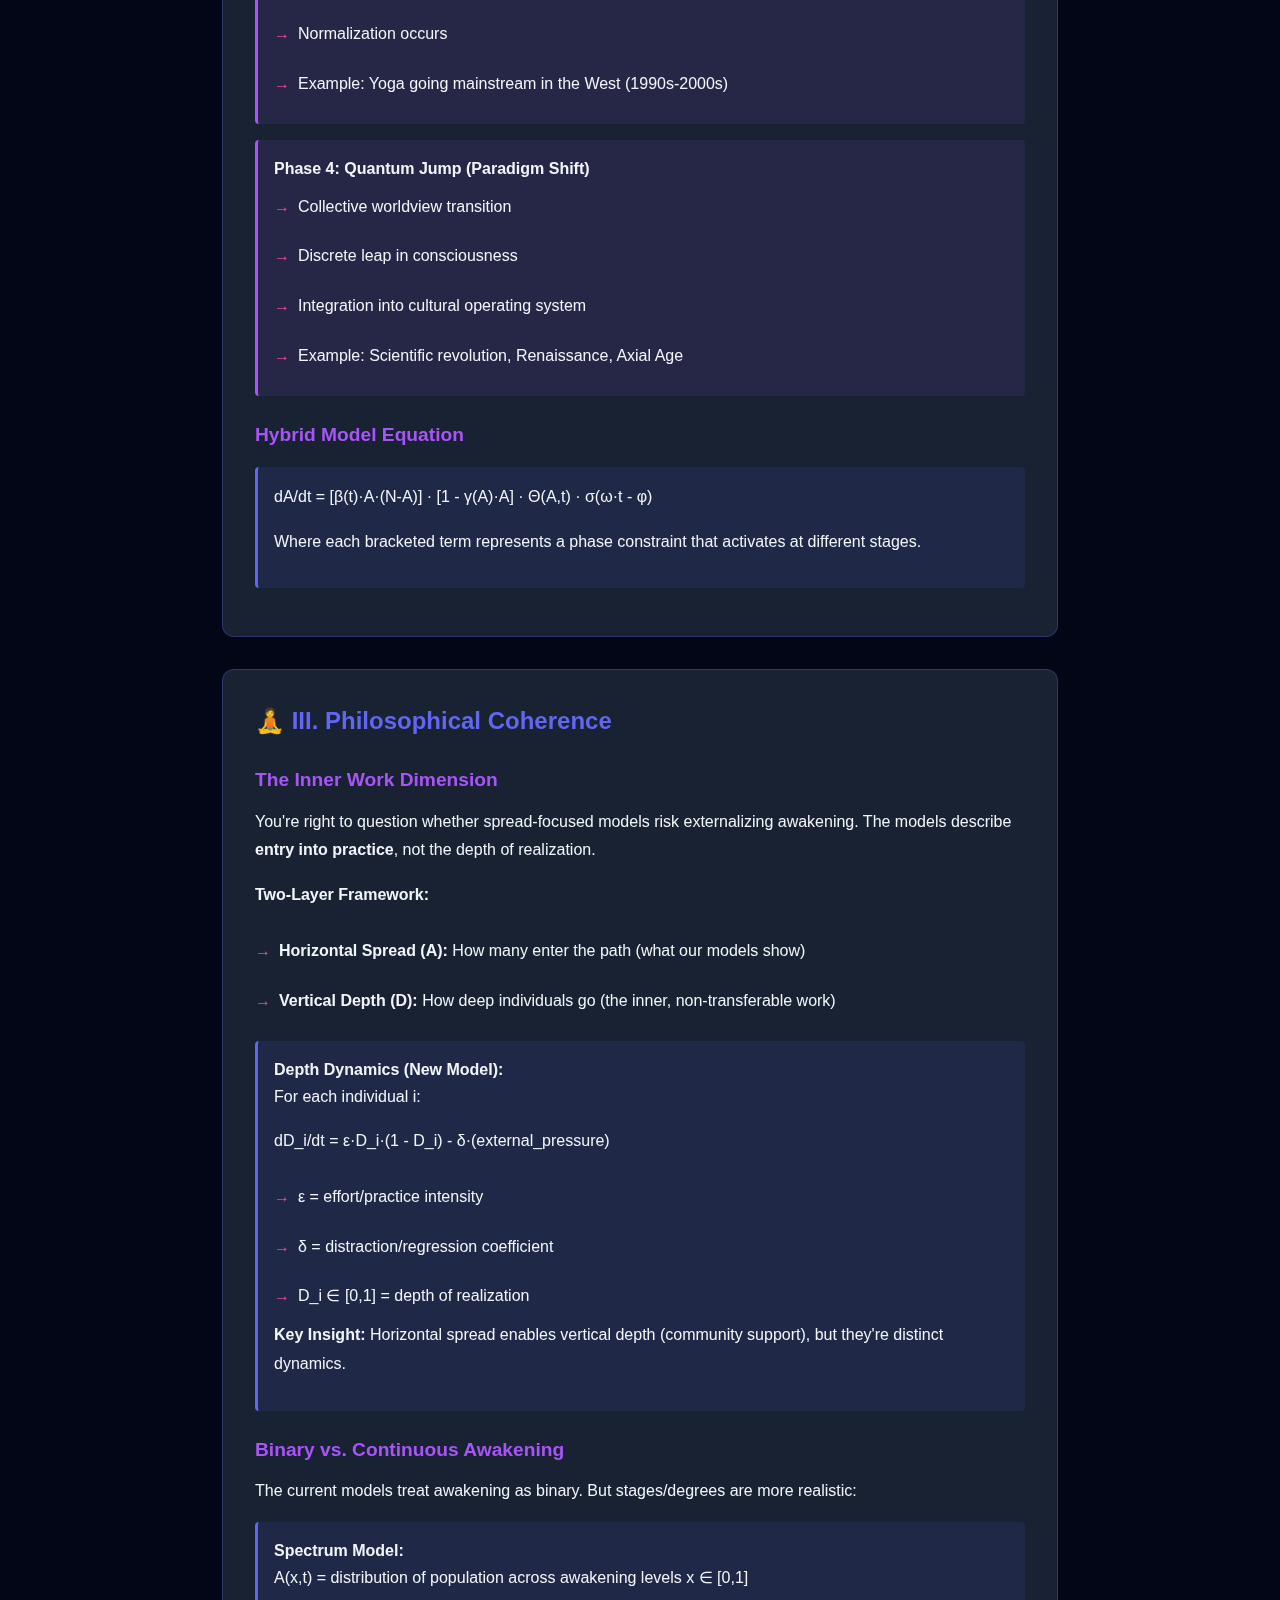
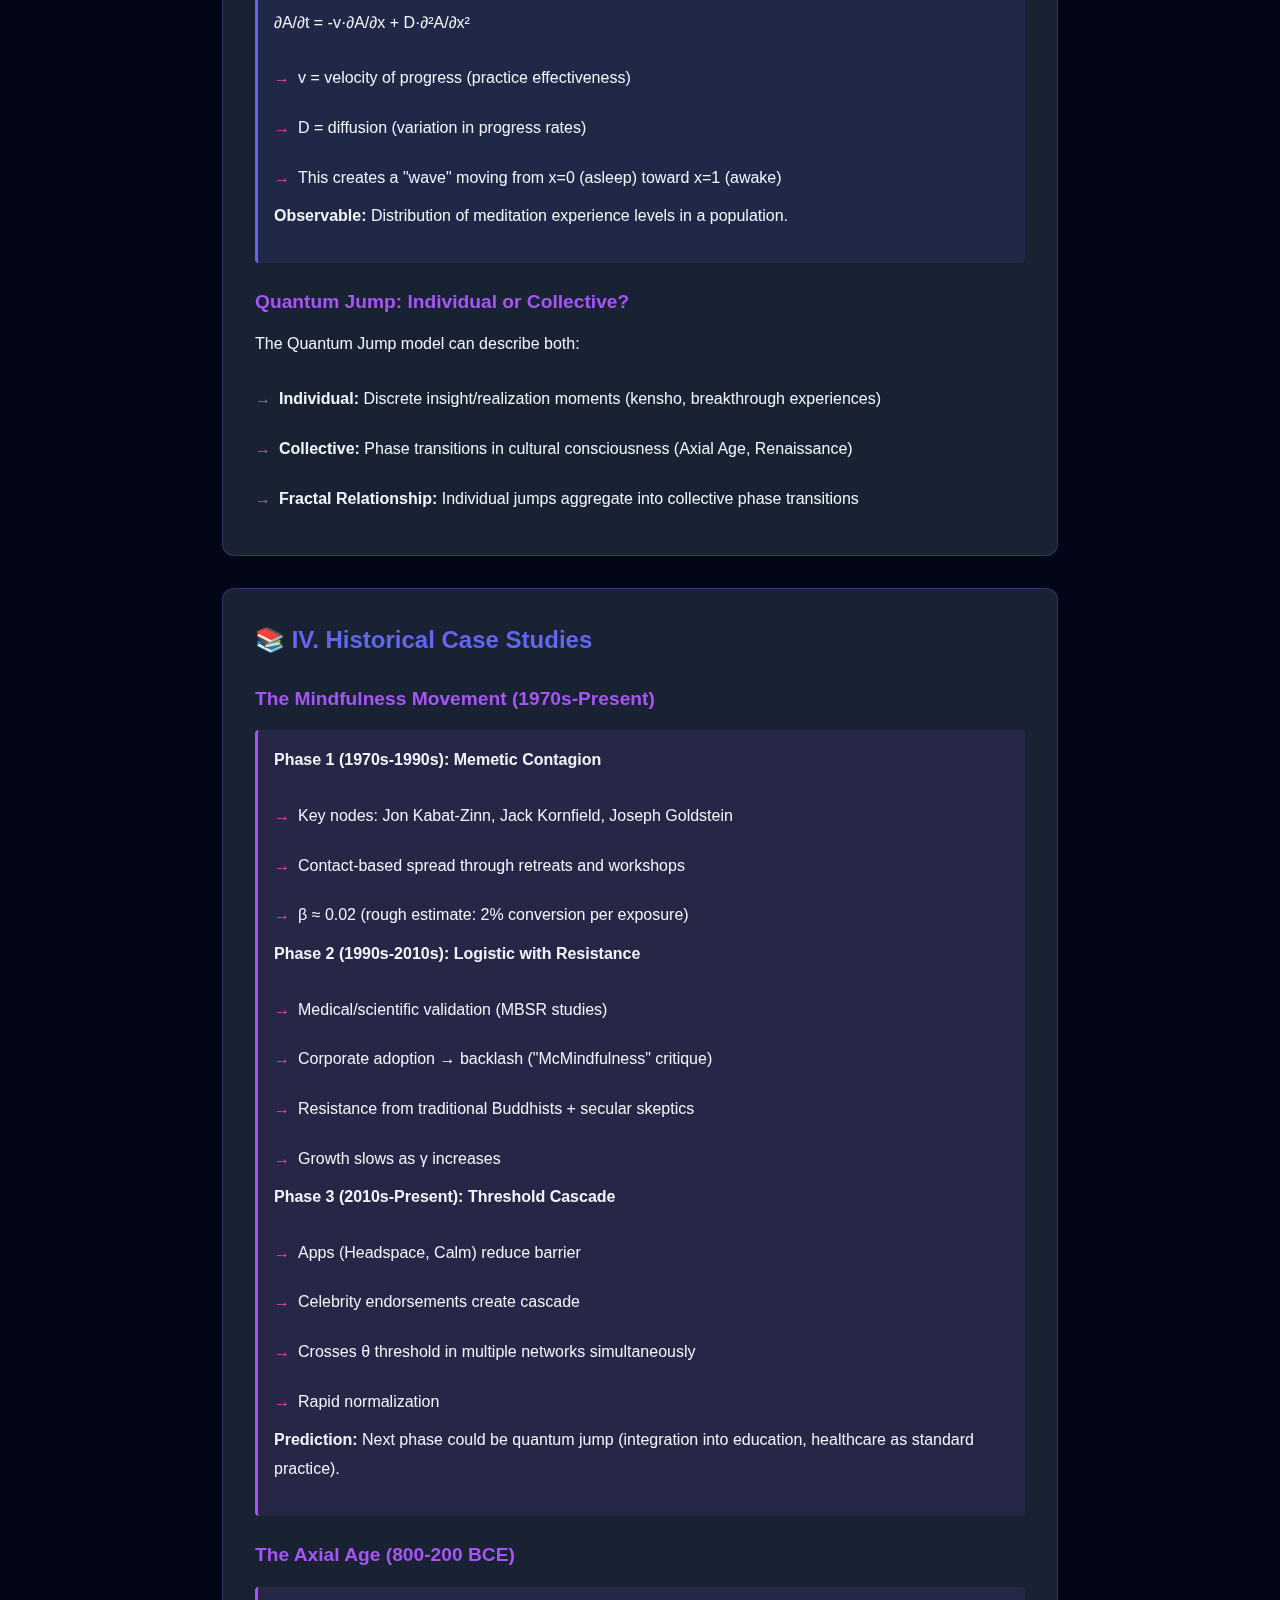
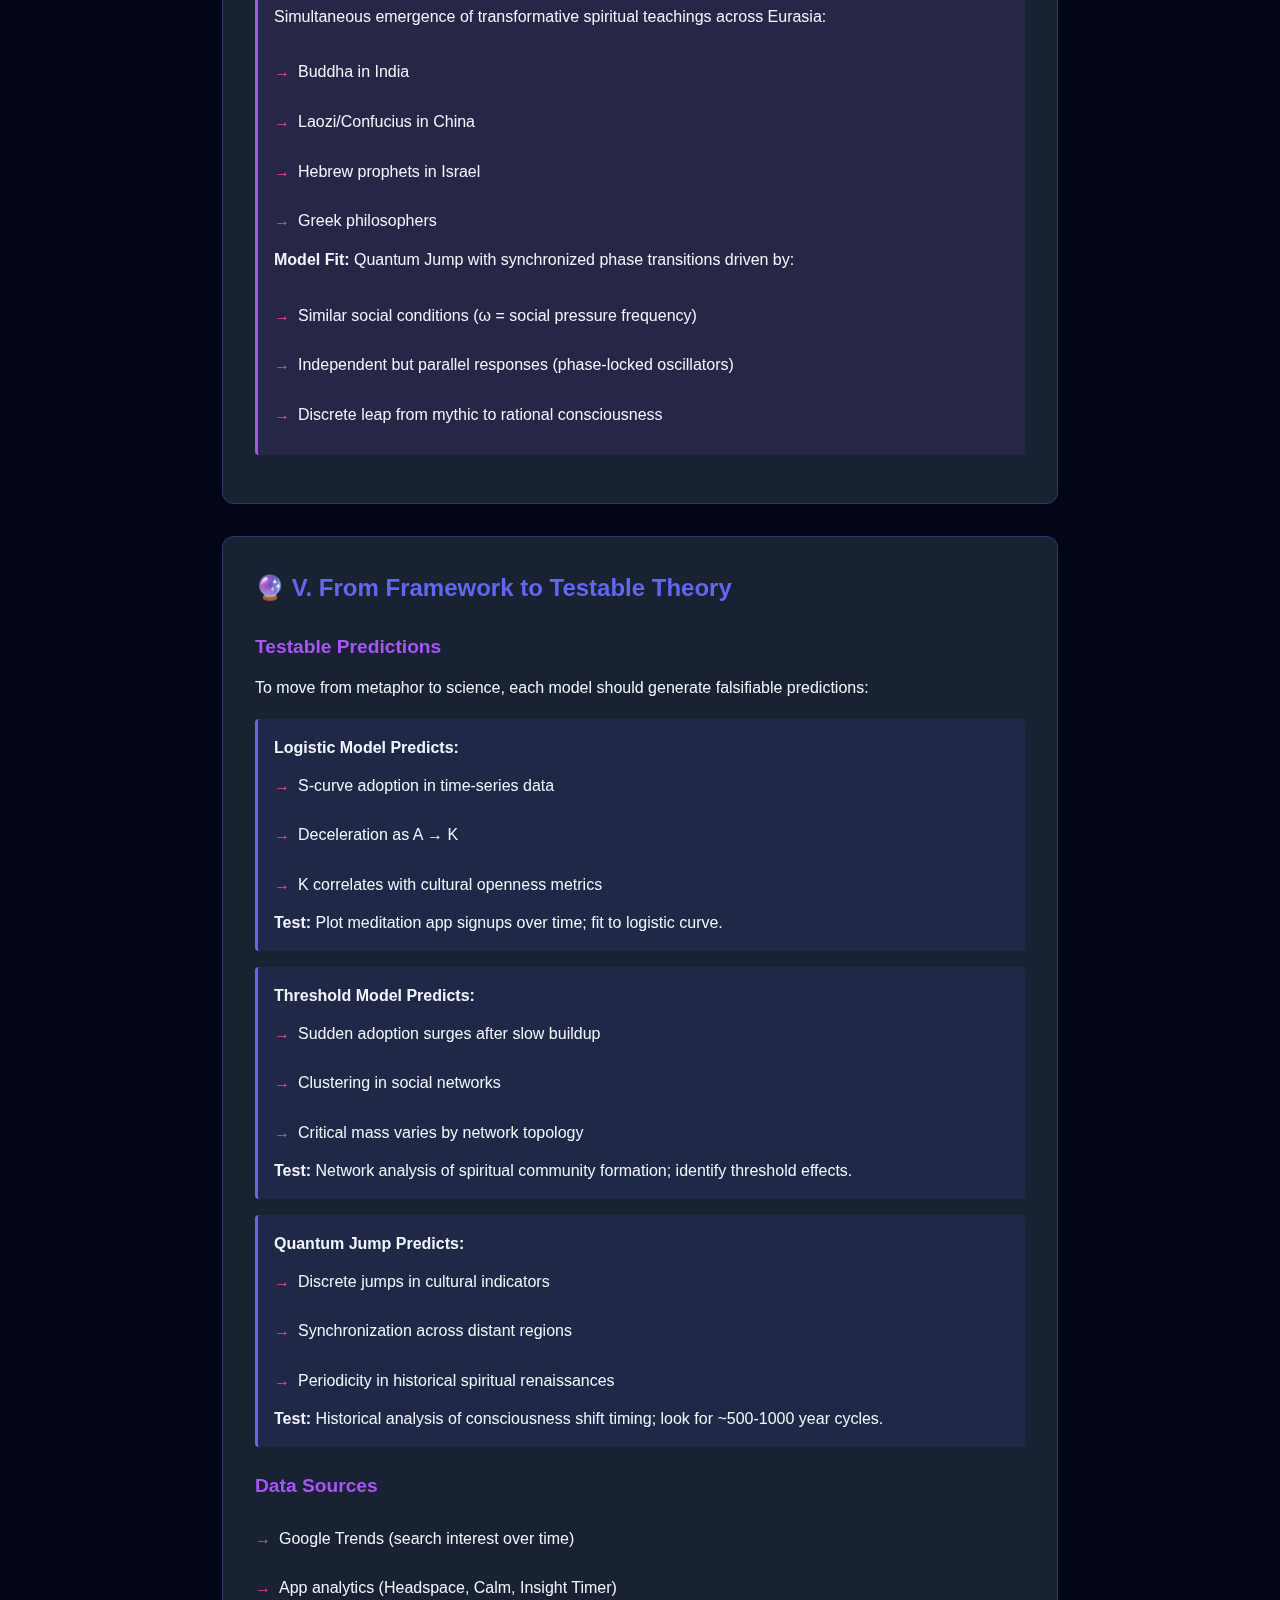
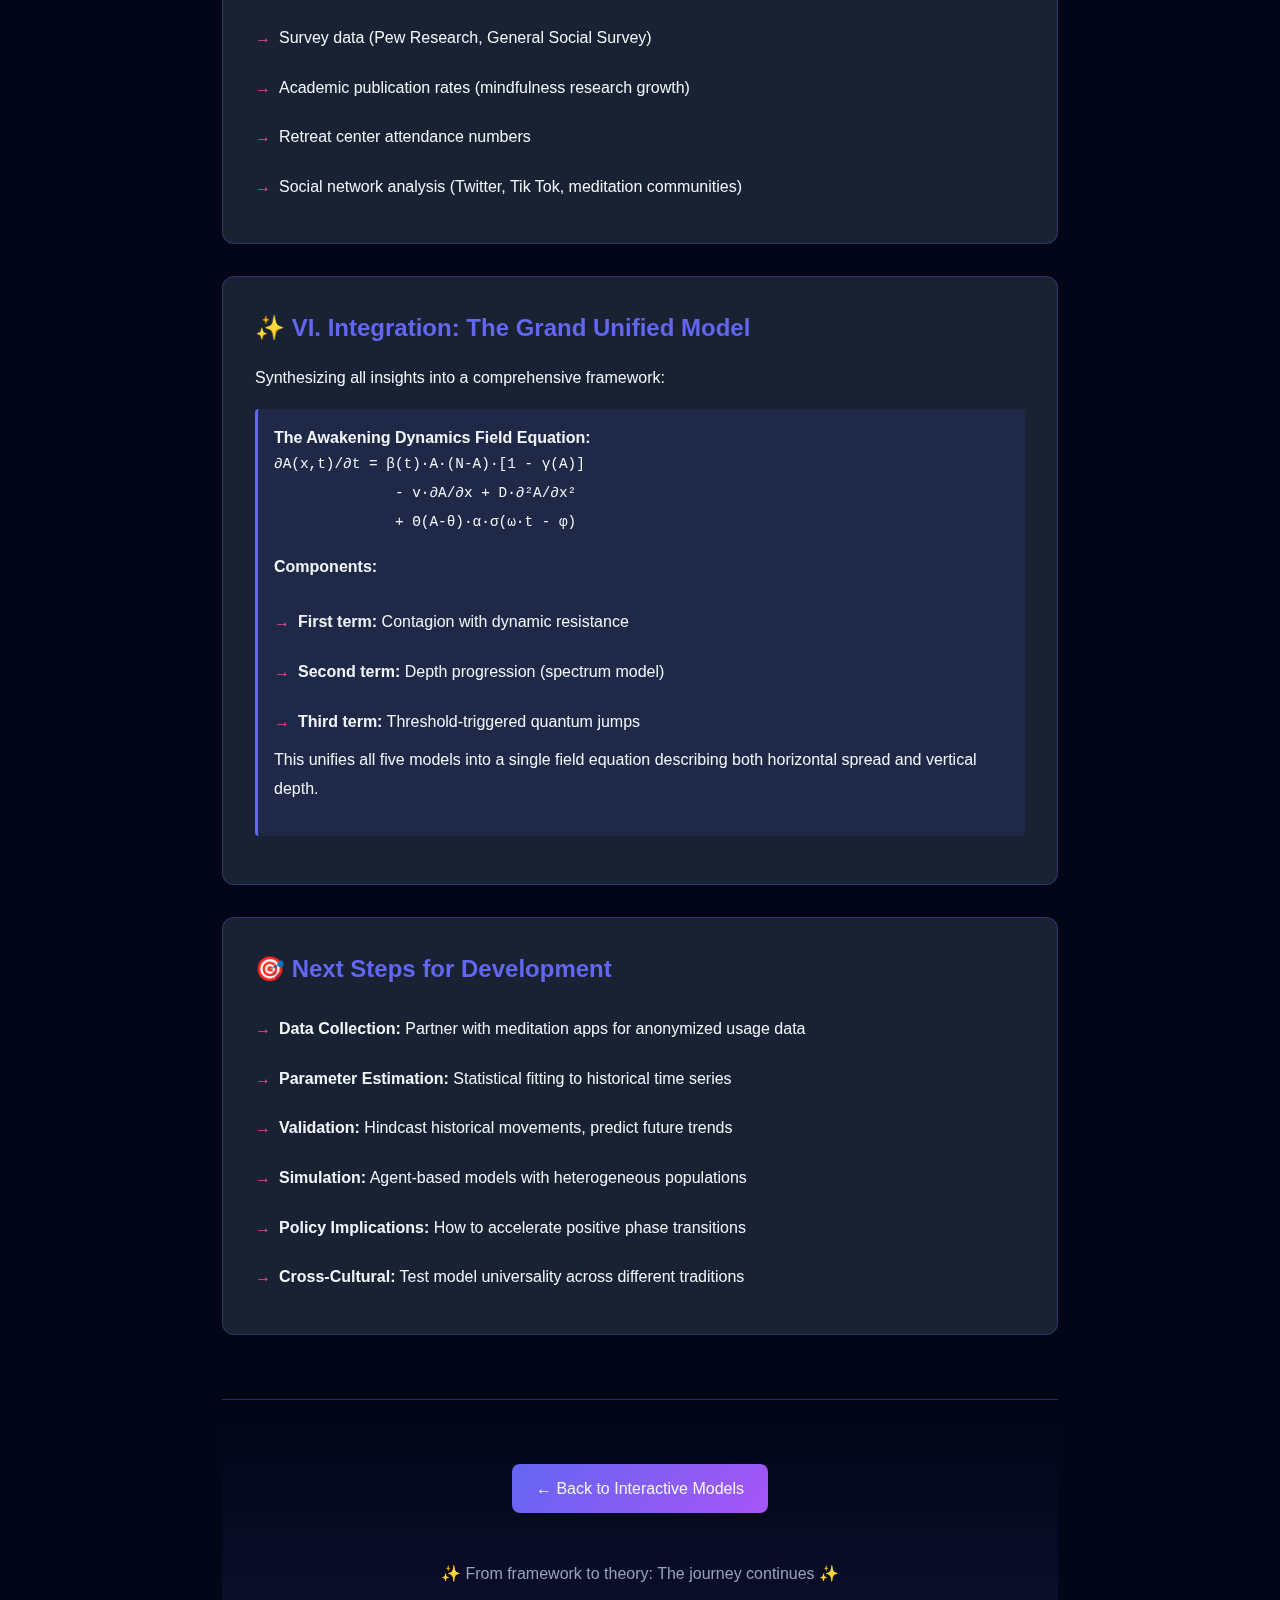
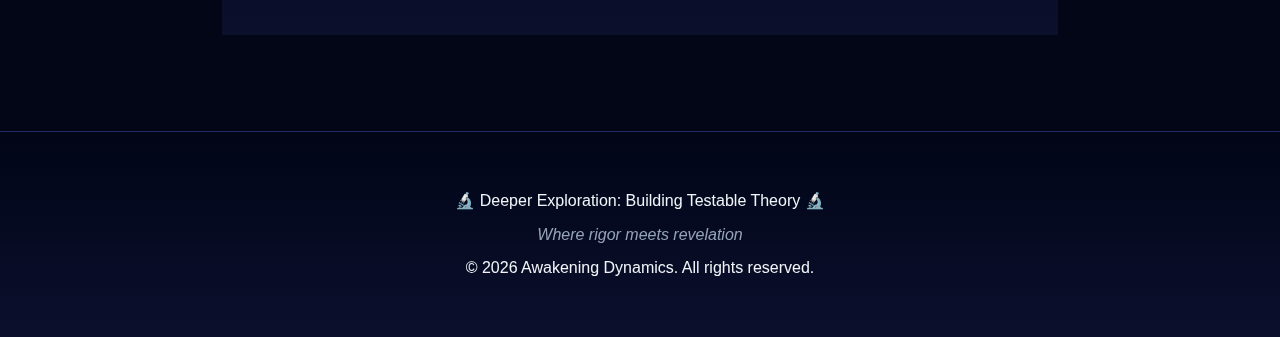
<file: exploration.html>
<!DOCTYPE html>
<html lang="en">
<head>
    <meta charset="UTF-8">
    <meta name="viewport" content="width=device-width, initial-scale=1.0">
    <title>Deeper Exploration | Awakening Dynamics</title>
    <link rel="stylesheet" href="styles.css">
    <style>
        .exploration-content {
            max-width: 900px;
            margin: 0 auto;
            padding: 2rem;
        }
        .question-section {
            background: var(--card-bg);
            border: 1px solid var(--border-color);
            border-radius: 12px;
            padding: 2rem;
            margin: 2rem 0;
            backdrop-filter: blur(10px);
        }
        .question-section h3 {
            color: var(--primary-color);
            font-size: 1.5rem;
            margin-bottom: 1rem;
        }
        .question-section h4 {
            color: var(--secondary-color);
            font-size: 1.2rem;
            margin: 1.5rem 0 0.75rem 0;
        }
        .question-section p {
            line-height: 1.8;
            color: var(--text-light);
            margin-bottom: 1rem;
        }
        .question-section ul {
            list-style: none;
            padding-left: 0;
        }
        .question-section li {
            padding: 0.75rem 0 0.75rem 1.5rem;
            position: relative;
            color: var(--text-light);
            line-height: 1.6;
        }
        .question-section li::before {
            content: "→";
            position: absolute;
            left: 0;
            color: var(--accent-color);
        }
        .thought-experiment {
            background: rgba(99, 102, 241, 0.1);
            border-left: 3px solid var(--primary-color);
            padding: 1rem;
            margin: 1rem 0;
            border-radius: 4px;
        }
        .case-study {
            background: rgba(168, 85, 247, 0.1);
            border-left: 3px solid var(--secondary-color);
            padding: 1rem;
            margin: 1rem 0;
            border-radius: 4px;
        }
        .back-link {
            display: inline-block;
            padding: 0.75rem 1.5rem;
            background: linear-gradient(135deg, var(--primary-color), var(--secondary-color));
            border-radius: 8px;
            color: var(--text-light);
            text-decoration: none;
            margin: 1rem 0;
            transition: all 0.3s ease;
        }
        .back-link:hover {
            transform: translateY(-2px);
            box-shadow: 0 4px 20px var(--glow);
        }
    </style>
</head>
<body>
    <div class="cosmic-background"></div>
    
    <header>
        <h1 class="main-title">🔬 Deeper Exploration 🔬</h1>
        <p class="subtitle">From Framework to Theory</p>
        <a href="index.html" class="back-link">← Back to Models</a>
    </header>

    <div class="exploration-content">
        <div class="question-section">
            <h3>🎯 I. Parameter Definition & Measurement</h3>
            
            <h4>Operationalizing the Parameters</h4>
            <p>The transition from metaphor to testable theory requires concrete measurement. Here's how we might approach each parameter:</p>
            
            <div class="thought-experiment">
                <strong>Carrying Capacity (K)</strong>
                <p><strong>Observable Factors:</strong></p>
                <ul>
                    <li>Cultural openness to contemplative practices (meditation app adoption rates)</li>
                    <li>Institutional support (retreat centers, spiritual education programs)</li>
                    <li>Economic conditions (leisure time available for inner work)</li>
                    <li>Information access (books, teachers, traditions)</li>
                    <li>Social permission (stigma vs. acceptance of spiritual seeking)</li>
                </ul>
                <p><strong>Measurement Proxy:</strong> Survey percentage willing to engage in daily contemplative practice given ideal conditions.</p>
            </div>

            <div class="thought-experiment">
                <strong>Awakening Rate (r)</strong>
                <p><strong>Observable Factors:</strong></p>
                <ul>
                    <li>Rate of growth in meditation/mindfulness practitioners over time</li>
                    <li>Speed of meme propagation (how fast spiritual concepts spread)</li>
                    <li>Teacher-to-student transmission efficiency</li>
                    <li>Content virality (spiritual content engagement metrics)</li>
                </ul>
                <p><strong>Measurement Proxy:</strong> Month-over-month growth rate of people reporting regular spiritual practice.</p>
            </div>

            <div class="thought-experiment">
                <strong>Transmission Coefficient (β)</strong>
                <p><strong>Observable Factors:</strong></p>
                <ul>
                    <li>Contact frequency (community density, event attendance)</li>
                    <li>Transmission probability per contact (testimonial effectiveness)</li>
                    <li>Network connectivity (social media reach, IRL sangha participation)</li>
                    <li>Charisma/authenticity of awakened individuals</li>
                </ul>
                <p><strong>Measurement Proxy:</strong> Probability that someone begins practice after exposure to a practitioner (conversion rate).</p>
            </div>

            <h4>The Dynamic Resistance Question</h4>
            <p>You raise a critical point: <strong>Is γ constant, or does it depend on A?</strong></p>
            
            <p>Sociologically, resistance often intensifies as movements grow:</p>
            <ul>
                <li><strong>Early stage (low A):</strong> Ignored, low resistance</li>
                <li><strong>Growth stage (medium A):</strong> Institutions perceive threat, resistance increases</li>
                <li><strong>Critical mass (high A):</strong> Either collapse of resistance OR intensification into reactionary backlash</li>
            </ul>

            <p><strong>Updated Model:</strong></p>
            <div class="thought-experiment">
                <p>γ(A) = γ₀ + γ₁·A·(1 - A/K)</p>
                <p>This creates a resistance peak at mid-adoption, reflecting the "pushback phase" seen in historical spiritual movements.</p>
            </div>
        </div>

        <div class="question-section">
            <h3>🔄 II. Model Boundaries & Phase Transitions</h3>
            
            <h4>A Meta-Model: States of a Larger System</h4>
            <p>Rather than alternatives, these could be sequential phases of spiritual-cultural evolution:</p>

            <div class="case-study">
                <strong>Phase 1: Memetic Contagion (Early Adoption)</strong>
                <ul>
                    <li>New teaching/teacher emerges</li>
                    <li>Spreads through personal networks</li>
                    <li>Contact-based transmission dominates</li>
                    <li>Example: Early Buddhism spreading from Gautama's sangha</li>
                </ul>
            </div>

            <div class="case-study">
                <strong>Phase 2: Logistic Growth with Resistance</strong>
                <ul>
                    <li>Movement becomes visible to institutions</li>
                    <li>Growth slows due to cultural friction</li>
                    <li>Oscillations between acceptance and pushback</li>
                    <li>Example: Mindfulness entering corporate/medical establishments</li>
                </ul>
            </div>

            <div class="case-study">
                <strong>Phase 3: Threshold Cascade</strong>
                <ul>
                    <li>Critical mass reached in key networks</li>
                    <li>Rapid adoption cascade</li>
                    <li>Normalization occurs</li>
                    <li>Example: Yoga going mainstream in the West (1990s-2000s)</li>
                </ul>
            </div>

            <div class="case-study">
                <strong>Phase 4: Quantum Jump (Paradigm Shift)</strong>
                <ul>
                    <li>Collective worldview transition</li>
                    <li>Discrete leap in consciousness</li>
                    <li>Integration into cultural operating system</li>
                    <li>Example: Scientific revolution, Renaissance, Axial Age</li>
                </ul>
            </div>

            <h4>Hybrid Model Equation</h4>
            <div class="thought-experiment">
                <p>dA/dt = [β(t)·A·(N-A)] · [1 - γ(A)·A] · Θ(A,t) · σ(ω·t - φ)</p>
                <p>Where each bracketed term represents a phase constraint that activates at different stages.</p>
            </div>
        </div>

        <div class="question-section">
            <h3>🧘 III. Philosophical Coherence</h3>
            
            <h4>The Inner Work Dimension</h4>
            <p>You're right to question whether spread-focused models risk externalizing awakening. The models describe <strong>entry into practice</strong>, not the depth of realization.</p>

            <p><strong>Two-Layer Framework:</strong></p>
            <ul>
                <li><strong>Horizontal Spread (A):</strong> How many enter the path (what our models show)</li>
                <li><strong>Vertical Depth (D):</strong> How deep individuals go (the inner, non-transferable work)</li>
            </ul>

            <div class="thought-experiment">
                <strong>Depth Dynamics (New Model):</strong>
                <p>For each individual i:</p>
                <p>dD_i/dt = ε·D_i·(1 - D_i) - δ·(external_pressure)</p>
                <ul>
                    <li>ε = effort/practice intensity</li>
                    <li>δ = distraction/regression coefficient</li>
                    <li>D_i ∈ [0,1] = depth of realization</li>
                </ul>
                <p><strong>Key Insight:</strong> Horizontal spread enables vertical depth (community support), but they're distinct dynamics.</p>
            </div>

            <h4>Binary vs. Continuous Awakening</h4>
            <p>The current models treat awakening as binary. But stages/degrees are more realistic:</p>

            <div class="thought-experiment">
                <strong>Spectrum Model:</strong>
                <p>A(x,t) = distribution of population across awakening levels x ∈ [0,1]</p>
                <p>∂A/∂t = -v·∂A/∂x + D·∂²A/∂x²</p>
                <ul>
                    <li>v = velocity of progress (practice effectiveness)</li>
                    <li>D = diffusion (variation in progress rates)</li>
                    <li>This creates a "wave" moving from x=0 (asleep) toward x=1 (awake)</li>
                </ul>
                <p><strong>Observable:</strong> Distribution of meditation experience levels in a population.</p>
            </div>

            <h4>Quantum Jump: Individual or Collective?</h4>
            <p>The Quantum Jump model can describe both:</p>
            <ul>
                <li><strong>Individual:</strong> Discrete insight/realization moments (kensho, breakthrough experiences)</li>
                <li><strong>Collective:</strong> Phase transitions in cultural consciousness (Axial Age, Renaissance)</li>
                <li><strong>Fractal Relationship:</strong> Individual jumps aggregate into collective phase transitions</li>
            </ul>
        </div>

        <div class="question-section">
            <h3>📚 IV. Historical Case Studies</h3>
            
            <h4>The Mindfulness Movement (1970s-Present)</h4>
            <div class="case-study">
                <p><strong>Phase 1 (1970s-1990s): Memetic Contagion</strong></p>
                <ul>
                    <li>Key nodes: Jon Kabat-Zinn, Jack Kornfield, Joseph Goldstein</li>
                    <li>Contact-based spread through retreats and workshops</li>
                    <li>β ≈ 0.02 (rough estimate: 2% conversion per exposure)</li>
                </ul>

                <p><strong>Phase 2 (1990s-2010s): Logistic with Resistance</strong></p>
                <ul>
                    <li>Medical/scientific validation (MBSR studies)</li>
                    <li>Corporate adoption → backlash ("McMindfulness" critique)</li>
                    <li>Resistance from traditional Buddhists + secular skeptics</li>
                    <li>Growth slows as γ increases</li>
                </ul>

                <p><strong>Phase 3 (2010s-Present): Threshold Cascade</strong></p>
                <ul>
                    <li>Apps (Headspace, Calm) reduce barrier</li>
                    <li>Celebrity endorsements create cascade</li>
                    <li>Crosses θ threshold in multiple networks simultaneously</li>
                    <li>Rapid normalization</li>
                </ul>

                <p><strong>Prediction:</strong> Next phase could be quantum jump (integration into education, healthcare as standard practice).</p>
            </div>

            <h4>The Axial Age (800-200 BCE)</h4>
            <div class="case-study">
                <p>Simultaneous emergence of transformative spiritual teachings across Eurasia:</p>
                <ul>
                    <li>Buddha in India</li>
                    <li>Laozi/Confucius in China</li>
                    <li>Hebrew prophets in Israel</li>
                    <li>Greek philosophers</li>
                </ul>
                <p><strong>Model Fit:</strong> Quantum Jump with synchronized phase transitions driven by:</p>
                <ul>
                    <li>Similar social conditions (ω = social pressure frequency)</li>
                    <li>Independent but parallel responses (phase-locked oscillators)</li>
                    <li>Discrete leap from mythic to rational consciousness</li>
                </ul>
            </div>
        </div>

        <div class="question-section">
            <h3>🔮 V. From Framework to Testable Theory</h3>
            
            <h4>Testable Predictions</h4>
            <p>To move from metaphor to science, each model should generate falsifiable predictions:</p>

            <div class="thought-experiment">
                <strong>Logistic Model Predicts:</strong>
                <ul>
                    <li>S-curve adoption in time-series data</li>
                    <li>Deceleration as A → K</li>
                    <li>K correlates with cultural openness metrics</li>
                </ul>
                <strong>Test:</strong> Plot meditation app signups over time; fit to logistic curve.
            </div>

            <div class="thought-experiment">
                <strong>Threshold Model Predicts:</strong>
                <ul>
                    <li>Sudden adoption surges after slow buildup</li>
                    <li>Clustering in social networks</li>
                    <li>Critical mass varies by network topology</li>
                </ul>
                <strong>Test:</strong> Network analysis of spiritual community formation; identify threshold effects.
            </div>

            <div class="thought-experiment">
                <strong>Quantum Jump Predicts:</strong>
                <ul>
                    <li>Discrete jumps in cultural indicators</li>
                    <li>Synchronization across distant regions</li>
                    <li>Periodicity in historical spiritual renaissances</li>
                </ul>
                <strong>Test:</strong> Historical analysis of consciousness shift timing; look for ~500-1000 year cycles.
            </div>

            <h4>Data Sources</h4>
            <ul>
                <li>Google Trends (search interest over time)</li>
                <li>App analytics (Headspace, Calm, Insight Timer)</li>
                <li>Survey data (Pew Research, General Social Survey)</li>
                <li>Academic publication rates (mindfulness research growth)</li>
                <li>Retreat center attendance numbers</li>
                <li>Social network analysis (Twitter, Tik Tok, meditation communities)</li>
            </ul>
        </div>

        <div class="question-section">
            <h3>✨ VI. Integration: The Grand Unified Model</h3>
            
            <p>Synthesizing all insights into a comprehensive framework:</p>

            <div class="thought-experiment">
                <strong>The Awakening Dynamics Field Equation:</strong>
                <p style="font-family: 'Courier New', monospace; font-size: 0.9rem; line-height: 2;">
                    ∂A(x,t)/∂t = β(t)·A·(N-A)·[1 - γ(A)]<br>
                    &nbsp;&nbsp;&nbsp;&nbsp;&nbsp;&nbsp;&nbsp;&nbsp;&nbsp;&nbsp;&nbsp;&nbsp;&nbsp;&nbsp;- v·∂A/∂x + D·∂²A/∂x²<br>
                    &nbsp;&nbsp;&nbsp;&nbsp;&nbsp;&nbsp;&nbsp;&nbsp;&nbsp;&nbsp;&nbsp;&nbsp;&nbsp;&nbsp;+ Θ(A-θ)·α·σ(ω·t - φ)
                </p>
                <p><strong>Components:</strong></p>
                <ul>
                    <li><strong>First term:</strong> Contagion with dynamic resistance</li>
                    <li><strong>Second term:</strong> Depth progression (spectrum model)</li>
                    <li><strong>Third term:</strong> Threshold-triggered quantum jumps</li>
                </ul>
                <p>This unifies all five models into a single field equation describing both horizontal spread and vertical depth.</p>
            </div>
        </div>

        <div class="question-section">
            <h3>🎯 Next Steps for Development</h3>
            
            <ul>
                <li><strong>Data Collection:</strong> Partner with meditation apps for anonymized usage data</li>
                <li><strong>Parameter Estimation:</strong> Statistical fitting to historical time series</li>
                <li><strong>Validation:</strong> Hindcast historical movements, predict future trends</li>
                <li><strong>Simulation:</strong> Agent-based models with heterogeneous populations</li>
                <li><strong>Policy Implications:</strong> How to accelerate positive phase transitions</li>
                <li><strong>Cross-Cultural:</strong> Test model universality across different traditions</li>
            </ul>
        </div>

        <footer style="margin-top: 4rem;">
            <a href="index.html" class="back-link">← Back to Interactive Models</a>
            <p style="text-align: center; margin-top: 2rem; color: var(--text-muted);">
                ✨ From framework to theory: The journey continues ✨
            </p>
        </footer>
    </div>

    <footer>
        <div class="footer-content">
            <p>🔬 Deeper Exploration: Building Testable Theory 🔬</p>
            <p class="footer-note">Where rigor meets revelation</p>
            <p class="footer-credit">© 2026 Awakening Dynamics. All rights reserved.</p>
        </div>
    </footer>
</body>
</html>
</file>
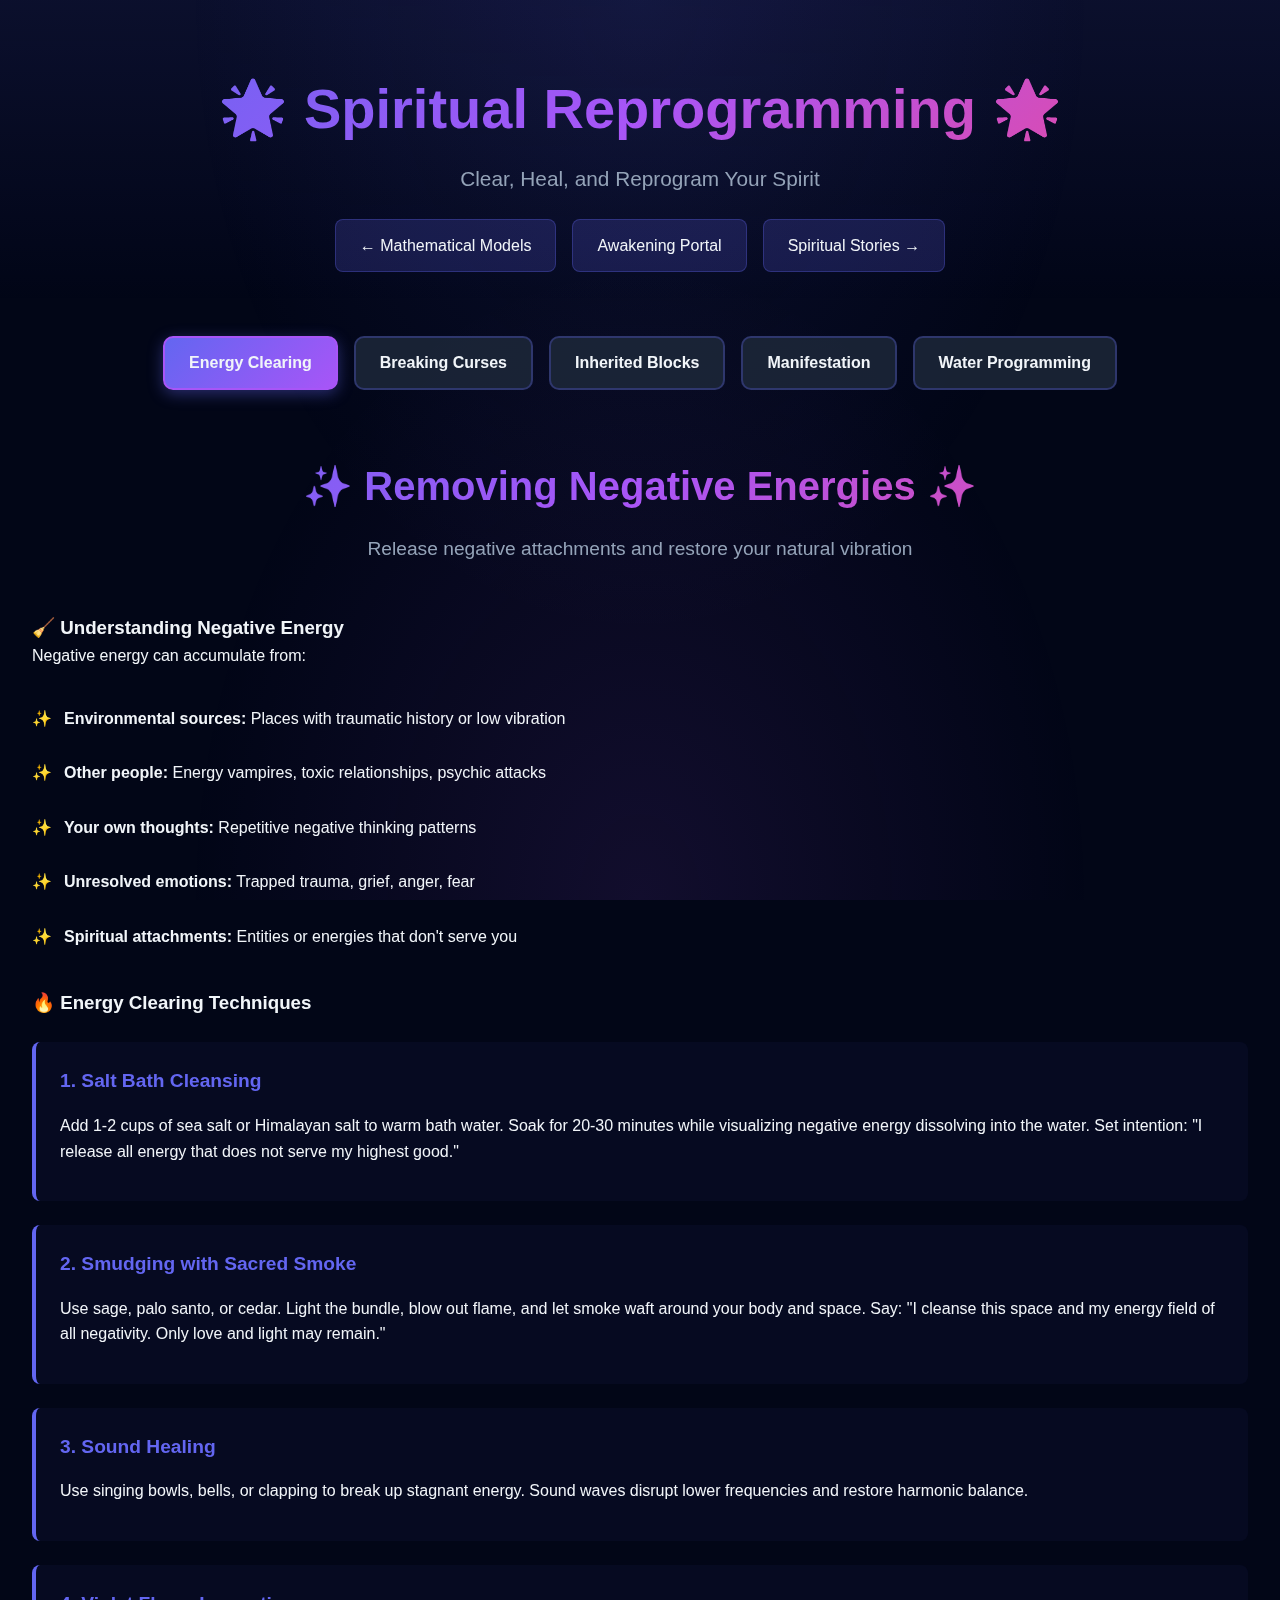
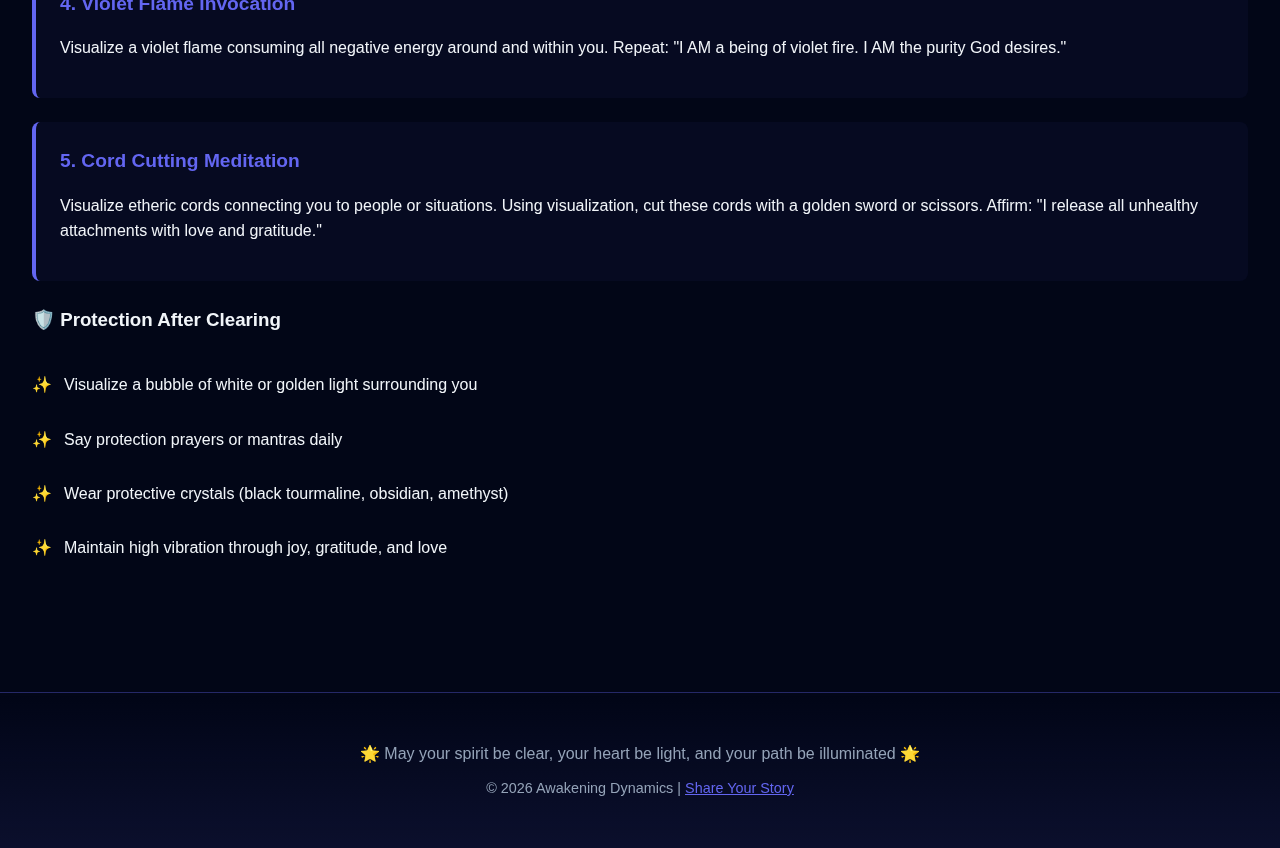
<file: reprogramming.html>
<!DOCTYPE html>
<html lang="en">
<head>
    <meta charset="UTF-8">
    <meta name="viewport" content="width=device-width, initial-scale=1.0">
    <title>Spiritual Reprogramming | Clear Your Energy</title>
    <link rel="stylesheet" href="styles.css">
    <link rel="stylesheet" href="portal-styles.css">
</head>
<body>
    <div class="cosmic-background"></div>
    
    <header>
        <h1 class="main-title">🌟 Spiritual Reprogramming 🌟</h1>
        <p class="subtitle">Clear, Heal, and Reprogram Your Spirit</p>
        <div class="nav-links">
            <a href="index.html" class="portal-nav-btn">← Mathematical Models</a>
            <a href="awakening-portal.html" class="portal-nav-btn">Awakening Portal</a>
            <a href="spiritual-stories.html" class="portal-nav-btn">Spiritual Stories →</a>
        </div>
    </header>

    <nav class="portal-tabs">
        <button class="tab-btn active" data-tab="clearing">Energy Clearing</button>
        <button class="tab-btn" data-tab="curses">Breaking Curses</button>
        <button class="tab-btn" data-tab="inherited">Inherited Blocks</button>
        <button class="tab-btn" data-tab="manifestation">Manifestation</button>
        <button class="tab-btn" data-tab="water">Water Programming</button>
    </nav>

    <main class="portal-container">
        
        <!-- ENERGY CLEARING TAB -->
        <section class="portal-section active" id="clearing">
            <div class="section-header">
                <h2>✨ Removing Negative Energies ✨</h2>
                <p class="section-intro">Release negative attachments and restore your natural vibration</p>
            </div>

            <div class="content-card">
                <h3>🧹 Understanding Negative Energy</h3>
                <p>Negative energy can accumulate from:</p>
                <ul class="spiritual-list">
                    <li><strong>Environmental sources:</strong> Places with traumatic history or low vibration</li>
                    <li><strong>Other people:</strong> Energy vampires, toxic relationships, psychic attacks</li>
                    <li><strong>Your own thoughts:</strong> Repetitive negative thinking patterns</li>
                    <li><strong>Unresolved emotions:</strong> Trapped trauma, grief, anger, fear</li>
                    <li><strong>Spiritual attachments:</strong> Entities or energies that don't serve you</li>
                </ul>
            </div>

            <div class="content-card">
                <h3>🔥 Energy Clearing Techniques</h3>
                
                <div class="technique-block">
                    <h4>1. Salt Bath Cleansing</h4>
                    <p>Add 1-2 cups of sea salt or Himalayan salt to warm bath water. Soak for 20-30 minutes while visualizing negative energy dissolving into the water. Set intention: "I release all energy that does not serve my highest good."</p>
                </div>

                <div class="technique-block">
                    <h4>2. Smudging with Sacred Smoke</h4>
                    <p>Use sage, palo santo, or cedar. Light the bundle, blow out flame, and let smoke waft around your body and space. Say: "I cleanse this space and my energy field of all negativity. Only love and light may remain."</p>
                </div>

                <div class="technique-block">
                    <h4>3. Sound Healing</h4>
                    <p>Use singing bowls, bells, or clapping to break up stagnant energy. Sound waves disrupt lower frequencies and restore harmonic balance.</p>
                </div>

                <div class="technique-block">
                    <h4>4. Violet Flame Invocation</h4>
                    <p>Visualize a violet flame consuming all negative energy around and within you. Repeat: "I AM a being of violet fire. I AM the purity God desires."</p>
                </div>

                <div class="technique-block">
                    <h4>5. Cord Cutting Meditation</h4>
                    <p>Visualize etheric cords connecting you to people or situations. Using visualization, cut these cords with a golden sword or scissors. Affirm: "I release all unhealthy attachments with love and gratitude."</p>
                </div>
            </div>

            <div class="content-card">
                <h3>🛡️ Protection After Clearing</h3>
                <ul class="spiritual-list">
                    <li>Visualize a bubble of white or golden light surrounding you</li>
                    <li>Say protection prayers or mantras daily</li>
                    <li>Wear protective crystals (black tourmaline, obsidian, amethyst)</li>
                    <li>Maintain high vibration through joy, gratitude, and love</li>
                </ul>
            </div>
        </section>

        <!-- BREAKING CURSES TAB -->
        <section class="portal-section" id="curses">
            <div class="section-header">
                <h2>⚡ Breaking Curses and Hexes ⚡</h2>
                <p class="section-intro">Free yourself from negative spells and energetic attacks</p>
            </div>

            <div class="content-card">
                <h3>🔍 Signs You May Be Cursed</h3>
                <ul class="spiritual-list">
                    <li>Persistent bad luck despite your efforts</li>
                    <li>Sudden health issues with no medical explanation</li>
                    <li>Nightmares and disturbed sleep patterns</li>
                    <li>Feeling drained even after rest</li>
                    <li>Obstacles appearing in all areas of life</li>
                    <li>Sense of being watched or followed by dark presence</li>
                    <li>Relationship problems appearing from nowhere</li>
                </ul>
            </div>

            <div class="content-card">
                <h3>🗝️ Curse Breaking Rituals</h3>
                
                <div class="technique-block">
                    <h4>The Mirror Return Method</h4>
                    <p>Place a mirror facing outward from your front door. Visualize the mirror reflecting all negative energy back to its source, transformed into love and light. Say: "All negativity sent to me is returned sevenfold as blessings to the sender."</p>
                </div>

                <div class="technique-block">
                    <h4>The Fire Release Ceremony</h4>
                    <p>Write the curse or hex details on paper. Burn it safely while saying: "By the power of divine light, I break all curses, hexes, and spells cast upon me. I am free, I am protected, I am sovereign."</p>
                </div>

                <div class="technique-block">
                    <h4>Egg Cleansing (Limpia)</h4>
                    <p>Roll a fresh egg over your entire body while praying. The egg absorbs negative energy. Break it into toilet and flush. Repeat for 7 consecutive days.</p>
                </div>

                <div class="technique-block">
                    <h4>Reversal Candle Ritual</h4>
                    <p>Use a black and white reversible candle. As it burns, visualize the curse reversing and dissipating. Anoint with protection oil. Recite Psalm 91 or protective prayers.</p>
                </div>

                <div class="technique-block">
                    <h4>Water Baptism Renewal</h4>
                    <p>Immerse yourself in natural running water (river, ocean) or shower, declaring: "I wash away all curses, all hexes, all negative programming. I am reborn in divine light and love."</p>
                </div>
            </div>

            <div class="content-card">
                <h3>💪 Strengthening Your Spiritual Immunity</h3>
                <p>Once clear, maintain your protection:</p>
                <ul class="spiritual-list">
                    <li>Practice daily prayer or meditation</li>
                    <li>Maintain high vibrational frequency</li>
                    <li>Avoid engaging with negative people or energy</li>
                    <li>Keep your space cleansed and protected</li>
                    <li>Trust in divine protection</li>
                </ul>
            </div>
        </section>

        <!-- INHERITED BLOCKS TAB -->
        <section class="portal-section" id="inherited">
            <div class="section-header">
                <h2>🧬 Releasing Inherited Spiritual Blocks 🧬</h2>
                <p class="section-intro">Break free from ancestral patterns, limiting beliefs, and family curses</p>
            </div>

            <div class="content-card">
                <h3>🌳 Understanding Ancestral Programming</h3>
                <p>You inherit more than physical traits from your ancestors. Energetic patterns, traumas, beliefs, and even curses can pass through family lines. These include:</p>
                <ul class="spiritual-list">
                    <li><strong>Poverty consciousness:</strong> Belief that money is scarce or evil</li>
                    <li><strong>Relationship patterns:</strong> Divorce, abuse, abandonment cycles</li>
                    <li><strong>Health issues:</strong> Diseases running in families that are energetic, not genetic</li>
                    <li><strong>Religious trauma:</strong> Fear-based beliefs about God, hell, punishment</li>
                    <li><strong>Cultural limitations:</strong> "People like us don't do that"</li>
                    <li><strong>Emotional suppression:</strong> "Don't cry," "Be strong," "Don't feel"</li>
                    <li><strong>Success sabotage:</strong> Fear of outshining family members</li>
                </ul>
            </div>

            <div class="content-card">
                <h3>🔓 Ancestral Healing Practices</h3>
                
                <div class="technique-block">
                    <h4>1. Acknowledge and Honor</h4>
                    <p>Create an ancestor altar with photos, flowers, candles. Thank them for their sacrifices while acknowledging the pain they carried. "I honor you, and I release what no longer serves."</p>
                </div>

                <div class="technique-block">
                    <h4>2. Identification Exercise</h4>
                    <p>Write down limiting beliefs you hold. Ask: "Is this mine, or did I inherit this?" Notice which beliefs feel foreign to your true self. These are often inherited patterns.</p>
                </div>

                <div class="technique-block">
                    <h4>3. Generational Cord Cutting</h4>
                    <p>Visualize yourself connected to your family line going back 7 generations. See golden cords of love remaining, but cut the dark cords of trauma, lack, and limitation with divine light.</p>
                </div>

                <div class="technique-block">
                    <h4>4. Rewriting the Story</h4>
                    <p>Write a new family narrative: "In my lineage, we are abundant. We are loved. We are healthy. We are free to express ourselves. We break all cycles of suffering. I am the cycle breaker."</p>
                </div>

                <div class="technique-block">
                    <h4>5. Ho'oponopono for Ancestors</h4>
                    <p>Say to your ancestral line: "I'm sorry. Please forgive me. Thank you. I love you." Repeat while visualizing healing light flowing through your entire family tree.</p>
                </div>

                <div class="technique-block">
                    <h4>6. New Choice Declaration</h4>
                    <p>Declare out loud: "I acknowledge the struggles of my ancestors, but I choose differently. I release all vows of poverty, suffering, and limitation. I claim abundance, joy, and freedom as my birthright."</p>
                </div>
            </div>

            <div class="content-card">
                <h3>🌟 Healing Forward and Backward</h3>
                <p>When you heal yourself, you heal your lineage both forward (your children) and backward (your ancestors). Your healing ripples through time, liberating those who came before and protecting those who come after.</p>
            </div>
        </section>

        <!-- MANIFESTATION TAB -->
        <section class="portal-section" id="manifestation">
            <div class="section-header">
                <h2>🌈 The Art of Manifestation 🌈</h2>
                <p class="section-intro">Co-create your reality through conscious programming</p>
            </div>

            <div class="content-card">
                <h3>⚡ Understanding Manifestation</h3>
                <p>Manifestation is not magic—it's quantum physics meeting consciousness. Your thoughts, beliefs, and emotions emit frequencies that interact with the quantum field, collapsing possibilities into reality.</p>
                
                <div class="principle-box">
                    <h4>The Manifestation Formula</h4>
                    <p class="formula">Clear Intention + Elevated Emotion + Unwavering Faith = Manifestation</p>
                </div>
            </div>

            <div class="content-card">
                <h3>🎯 The 7 Steps to Manifestation</h3>
                
                <div class="technique-block">
                    <h4>Step 1: Get Crystal Clear</h4>
                    <p>Define exactly what you want. Be specific. Write it in present tense as if it's already yours: "I am driving my red Tesla Model S" not "I want a nice car."</p>
                </div>

                <div class="technique-block">
                    <h4>Step 2: Eliminate Limiting Beliefs</h4>
                    <p>Identify beliefs blocking your desire: "I'm not worthy," "Money is hard to make," "Good things don't happen to me." Use clearing techniques to release these.</p>
                </div>

                <div class="technique-block">
                    <h4>Step 3: Activate the Feeling</h4>
                    <p>Feel how it feels to already have your desire. Elevated emotions (gratitude, joy, love) are the magnetic force that draws manifestations to you. Spend 5-10 minutes daily in this feeling state.</p>
                </div>

                <div class="technique-block">
                    <h4>Step 4: Visualize in Detail</h4>
                    <p>Close your eyes and see your desire as accomplished. Engage all senses—what do you see, hear, smell, touch, taste? Make it vivid and real in your mind.</p>
                </div>

                <div class="technique-block">
                    <h4>Step 5: Speak It Into Existence</h4>
                    <p>Use affirmations in present tense: "I AM abundant. I AM healthy. I AM loved." Words carry creative power. Speak as if it's already done.</p>
                </div>

                <div class="technique-block">
                    <h4>Step 6: Take Inspired Action</h4>
                    <p>Follow your intuitive nudges. Manifestation requires participation. When opportunities appear, act on them. The universe meets you halfway.</p>
                </div>

                <div class="technique-block">
                    <h4>Step 7: Surrender and Trust</h4>
                    <p>After setting your intention, let go of attachment to HOW it comes. Trust divine timing. Desperation repels; faith attracts.</p>
                </div>
            </div>

            <div class="content-card">
                <h3>🚫 Common Manifestation Blocks</h3>
                <ul class="spiritual-list">
                    <li><strong>Doubt and skepticism:</strong> "This won't work for me"</li>
                    <li><strong>Attachment to outcome:</strong> Obsessing over when and how</li>
                    <li><strong>Low vibration:</strong> Dwelling in fear, anger, victim mentality</li>
                    <li><strong>Mixed signals:</strong> Saying you want one thing while believing another</li>
                    <li><strong>Unworthiness:</strong> Not believing you deserve what you desire</li>
                    <li><strong>Impatience:</strong> Giving up before the manifestation arrives</li>
                </ul>
            </div>

            <div class="content-card">
                <h3>✨ Advanced Manifestation Techniques</h3>
                
                <div class="technique-block">
                    <h4>Scripting Method</h4>
                    <p>Write your desire as a story in past tense, as if describing something that already happened: "I'm so grateful that I received the promotion. It happened so easily..."</p>
                </div>

                <div class="technique-block">
                    <h4>Vision Board</h4>
                    <p>Create a visual collage of images representing your desires. Place it where you'll see it daily. Let it imprint on your subconscious.</p>
                </div>

                <div class="technique-block">
                    <h4>369 Method</h4>
                    <p>Write your desire 3 times in the morning, 6 times in the afternoon, 9 times before bed. Do this for 33 or 45 days consistently.</p>
                </div>

                <div class="technique-block">
                    <h4>Act As If</h4>
                    <p>Embody the version of you that already has your desire. How would they think, speak, act, dress? Step into that identity now.</p>
                </div>
            </div>

            <div class="content-card">
                <h3>⏰ Trust Divine Timing</h3>
                <p>Your manifestation is being prepared in the quantum field. Sometimes delays are divine redirections protecting you or allowing better opportunities to align. Stay in faith.</p>
            </div>
        </section>

        <!-- WATER PROGRAMMING TAB -->
        <section class="portal-section" id="water">
            <div class="section-header">
                <h2>💧 Programming Water and Food 💧</h2>
                <p class="section-intro">Harness the consciousness of water to transform your body and life</p>
            </div>

            <div class="content-card">
                <h3>🔬 The Science of Water Memory</h3>
                <p>Dr. Masaru Emoto's groundbreaking research revealed that water has consciousness and responds to human intention, words, and emotions. Water exposed to loving words formed beautiful crystals, while water exposed to negative words formed distorted patterns.</p>
                
                <div class="principle-box">
                    <h4>Why This Matters</h4>
                    <p>Your body is 70% water. Every cell is bathed in water. By programming the water you drink, you directly influence your cellular health, DNA expression, and energetic frequency.</p>
                </div>
            </div>

            <div class="content-card">
                <h3>💬 How to Program Water</h3>
                
                <div class="technique-block">
                    <h4>1. Word Labels</h4>
                    <p>Write positive words on labels and attach to your water bottles or containers:</p>
                    <ul class="spiritual-list">
                        <li>Love</li>
                        <li>Gratitude</li>
                        <li>Health</li>
                        <li>Abundance</li>
                        <li>Peace</li>
                        <li>Healing</li>
                        <li>Joy</li>
                        <li>Divine Light</li>
                    </ul>
                    <p>The water absorbs the vibration of these words.</p>
                </div>

                <div class="technique-block">
                    <h4>2. Spoken Intentions</h4>
                    <p>Hold your glass of water and speak to it:</p>
                    <ul class="spiritual-list">
                        <li>"Thank you for healing every cell in my body"</li>
                        <li>"You carry the frequency of perfect health"</li>
                        <li>"I bless you with love and gratitude"</li>
                        <li>"You activate my DNA to its highest potential"</li>
                    </ul>
                </div>

                <div class="technique-block">
                    <h4>3. Prayer and Blessing</h4>
                    <p>Before drinking, pray over your water. Many spiritual traditions bless food and water. This isn't superstition—it's conscious programming.</p>
                    <p><strong>Example blessing:</strong> "I bless this water with divine light. May it nourish, heal, and energize every cell of my being. Thank you for the gift of life."</p>
                </div>

                <div class="technique-block">
                    <h4>4. Crystal Charging</h4>
                    <p>Place cleansed crystals in or around your water container:</p>
                    <ul class="spiritual-list">
                        <li><strong>Clear Quartz:</strong> Amplifies any intention</li>
                        <li><strong>Rose Quartz:</strong> Infuses love and emotional healing</li>
                        <li><strong>Amethyst:</strong> Spiritual connection and intuition</li>
                        <li><strong>Citrine:</strong> Abundance and vitality</li>
                    </ul>
                    <p class="warning">⚠️ Note: Some crystals dissolve in water. Research safety first. Alternatively, place crystals around the outside of the container.</p>
                </div>

                <div class="technique-block">
                    <h4>5. Sunlight and Moonlight</h4>
                    <p>Place water in sunlight to charge with solar (masculine, active) energy. Place in moonlight (especially full moon) to charge with lunar (feminine, receptive) energy.</p>
                </div>

                <div class="technique-block">
                    <h4>6. Sound Frequency</h4>
                    <p>Play healing frequencies (528Hz, 432Hz) near your water. The vibrational patterns structure the water molecules beneficially. Chanting mantras over water also programs it.</p>
                </div>

                <div class="technique-block">
                    <h4>7. Visualization</h4>
                    <p>Hold the water container and visualize golden or white light flowing into the water, programming it with your intention. See the water glowing with healing energy.</p>
                </div>
            </div>

            <div class="content-card">
                <h3>🍎 Programming Food</h3>
                <p>Food, like water, responds to consciousness. The same principles apply:</p>
                
                <div class="technique-block">
                    <h4>Blessing Your Meals</h4>
                    <p>Before eating, place hands over food and bless it:</p>
                    <p>"I bless this food with love and gratitude. May it nourish my body, uplift my spirit, and serve my highest good. Thank you for this sustenance."</p>
                </div>

                <div class="technique-block">
                    <h4>Mindful Preparation</h4>
                    <p>Cook with love and positive intention. Your emotional state transfers to the food. This is why food cooked with love tastes better and nourishes more deeply.</p>
                </div>

                <div class="technique-block">
                    <h4>Eating Meditation</h4>
                    <p>Eat in silence or with pleasant conversation. Avoid eating while stressed, angry, or watching negative content. Your state of consciousness while eating affects digestion and nutrient absorption.</p>
                </div>
            </div>

            <div class="content-card">
                <h3>🧪 Practical Applications</h3>
                <ul class="spiritual-list">
                    <li><strong>Morning Ritual:</strong> Program your first glass of water with intentions for the day</li>
                    <li><strong>Healing Water:</strong> Create water programmed specifically for healing ailments</li>
                    <li><strong>Abundance Water:</strong> Program water with prosperity affirmations before drinking</li>
                    <li><strong>Sleep Water:</strong> Nighttime water programmed with peace and restorative sleep</li>
                    <li><strong>Beauty Water:</strong> Program water with affirmations of radiant health and beauty</li>
                </ul>
            </div>

            <div class="content-card">
                <h3>🌊 The Ripple Effect</h3>
                <p>When you consciously program your water and food, you're not just changing molecules—you're participating in the conscious evolution of matter itself. You become a co-creator with the universe, using the very substance of life to elevate your existence.</p>
                <p><strong>Remember:</strong> Everything is energy. Everything is conscious. Everything responds to love. Use this knowledge wisely.</p>
            </div>
        </section>

    </main>

    <footer style="text-align: center; padding: 40px 20px; color: var(--text-muted); border-top: 1px solid var(--border-color); margin-top: 60px;">
        <p>🌟 May your spirit be clear, your heart be light, and your path be illuminated 🌟</p>
        <p style="margin-top: 10px; font-size: 0.9em;">© 2026 Awakening Dynamics | <a href="spiritual-stories.html" style="color: var(--primary-color);">Share Your Story</a></p>
    </footer>

    <script src="portal-script.js"></script>
</body>
</html>
</file>
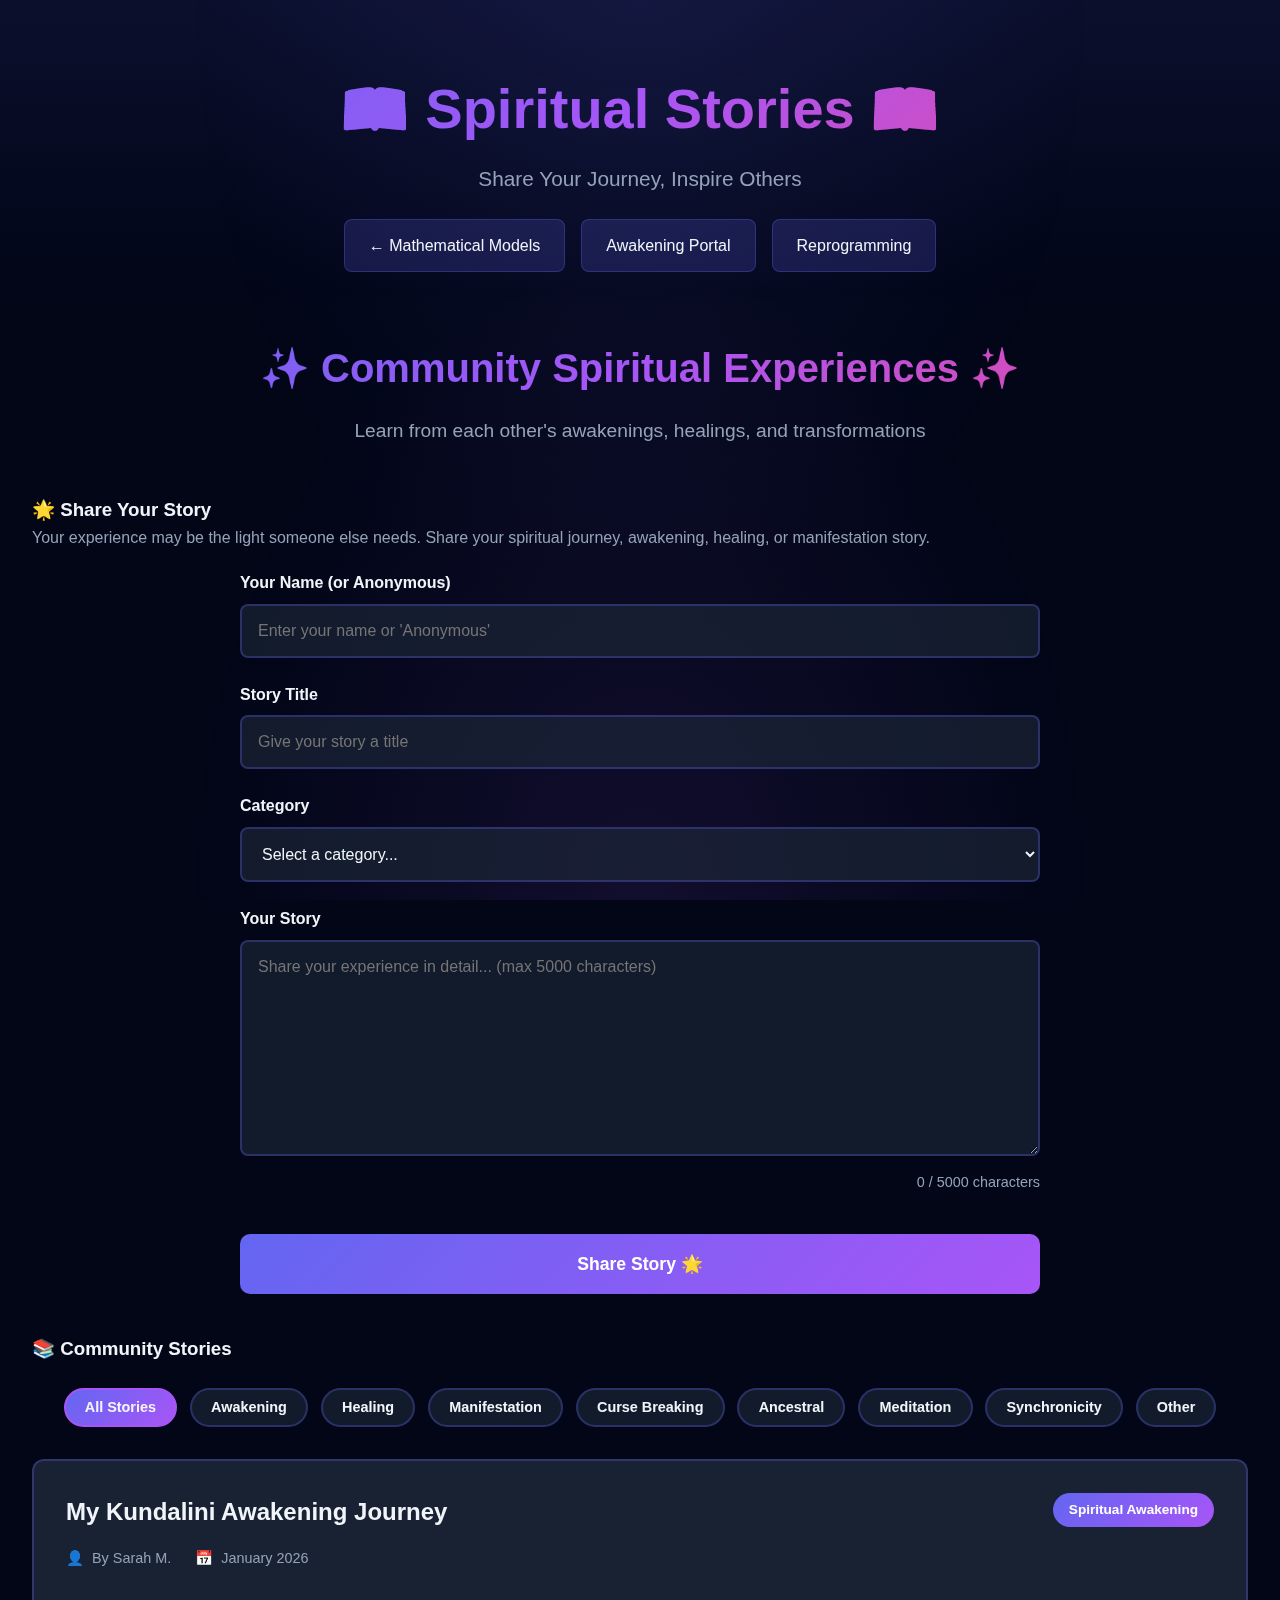
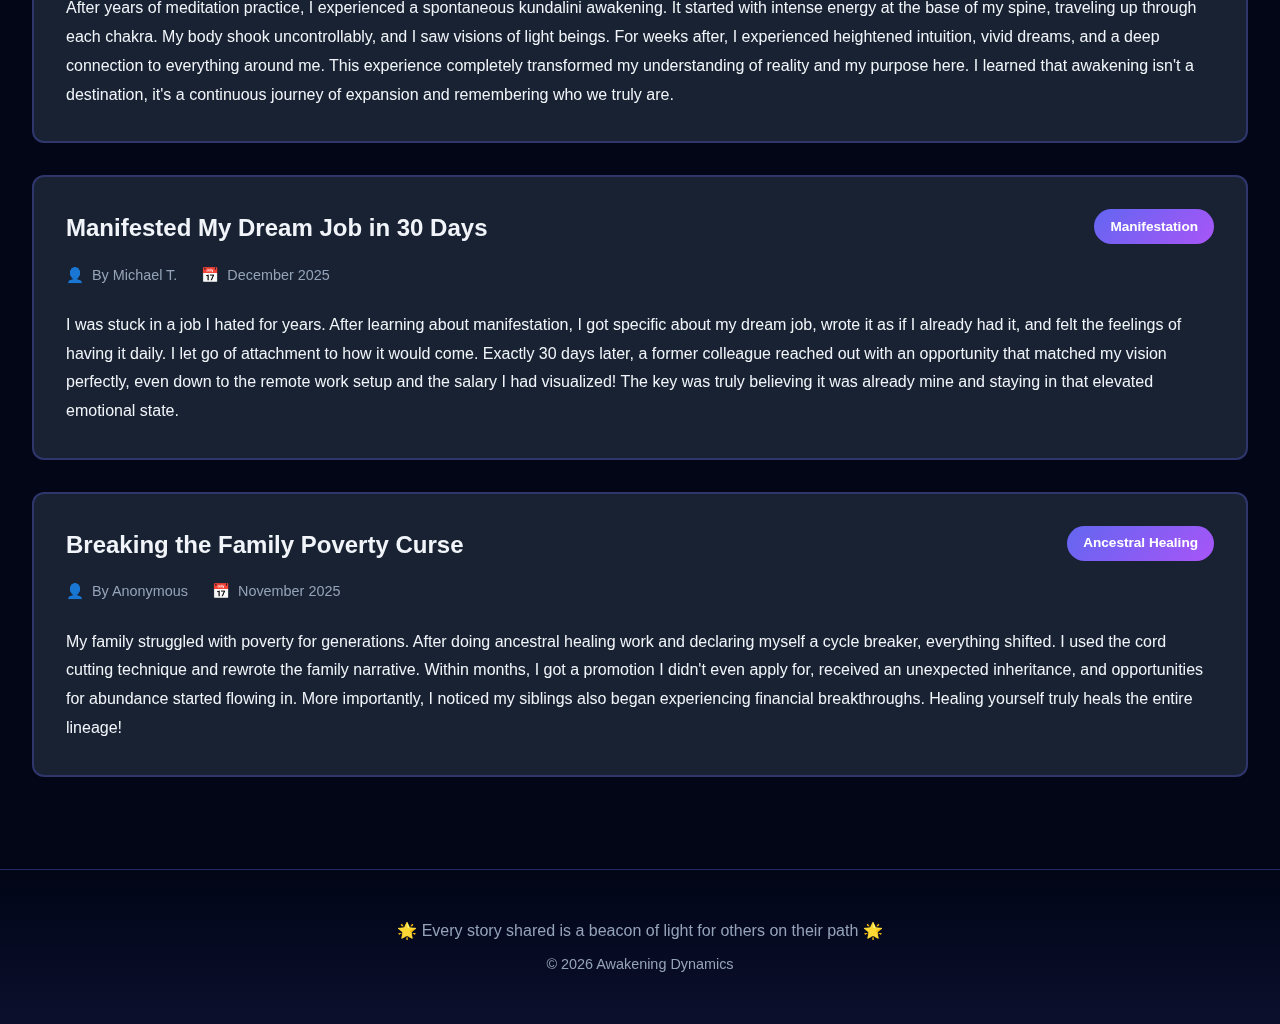
<file: spiritual-stories.html>
<!DOCTYPE html>
<html lang="en">
<head>
    <meta charset="UTF-8">
    <meta name="viewport" content="width=device-width, initial-scale=1.0">
    <title>Spiritual Stories | Share Your Journey</title>
    <link rel="stylesheet" href="styles.css">
    <link rel="stylesheet" href="portal-styles.css">
</head>
<body>
    <div class="cosmic-background"></div>
    
    <header>
        <h1 class="main-title">📖 Spiritual Stories 📖</h1>
        <p class="subtitle">Share Your Journey, Inspire Others</p>
        <div class="nav-links">
            <a href="index.html" class="portal-nav-btn">← Mathematical Models</a>
            <a href="awakening-portal.html" class="portal-nav-btn">Awakening Portal</a>
            <a href="reprogramming.html" class="portal-nav-btn">Reprogramming</a>
        </div>
    </header>

    <main class="portal-container">
        
        <section class="portal-section active">
            <div class="section-header">
                <h2>✨ Community Spiritual Experiences ✨</h2>
                <p class="section-intro">Learn from each other's awakenings, healings, and transformations</p>
            </div>

            <!-- Share Story Form -->
            <div class="content-card">
                <h3>🌟 Share Your Story</h3>
                <p style="color: var(--text-muted); margin-bottom: 20px;">Your experience may be the light someone else needs. Share your spiritual journey, awakening, healing, or manifestation story.</p>
                
                <form id="storyForm" class="story-form">
                    <div class="form-group">
                        <label for="storyName">Your Name (or Anonymous)</label>
                        <input type="text" id="storyName" name="storyName" maxlength="50" required placeholder="Enter your name or 'Anonymous'">
                    </div>

                    <div class="form-group">
                        <label for="storyTitle">Story Title</label>
                        <input type="text" id="storyTitle" name="storyTitle" maxlength="100" required placeholder="Give your story a title">
                    </div>

                    <div class="form-group">
                        <label for="storyCategory">Category</label>
                        <select id="storyCategory" name="storyCategory" required>
                            <option value="">Select a category...</option>
                            <option value="awakening">Spiritual Awakening</option>
                            <option value="healing">Energy Healing</option>
                            <option value="manifestation">Manifestation Success</option>
                            <option value="curse-breaking">Breaking Curses/Hexes</option>
                            <option value="ancestral">Ancestral Healing</option>
                            <option value="meditation">Meditation Experience</option>
                            <option value="synchronicity">Synchronicities & Signs</option>
                            <option value="other">Other Spiritual Experience</option>
                        </select>
                    </div>

                    <div class="form-group">
                        <label for="storyContent">Your Story</label>
                        <textarea id="storyContent" name="storyContent" rows="10" maxlength="5000" required placeholder="Share your experience in detail... (max 5000 characters)"></textarea>
                        <div class="char-counter">
                            <span id="charCount">0</span> / 5000 characters
                        </div>
                    </div>

                    <button type="submit" class="submit-btn">Share Story 🌟</button>
                </form>

                <div id="submitMessage" class="submit-message"></div>
            </div>

            <!-- Stories Display -->
            <div class="content-card" style="margin-top: 40px;">
                <h3>📚 Community Stories</h3>
                
                <!-- Filter Options -->
                <div class="story-filters">
                    <button class="filter-btn active" data-category="all">All Stories</button>
                    <button class="filter-btn" data-category="awakening">Awakening</button>
                    <button class="filter-btn" data-category="healing">Healing</button>
                    <button class="filter-btn" data-category="manifestation">Manifestation</button>
                    <button class="filter-btn" data-category="curse-breaking">Curse Breaking</button>
                    <button class="filter-btn" data-category="ancestral">Ancestral</button>
                    <button class="filter-btn" data-category="meditation">Meditation</button>
                    <button class="filter-btn" data-category="synchronicity">Synchronicity</button>
                    <button class="filter-btn" data-category="other">Other</button>
                </div>

                <!-- Stories Container -->
                <div id="storiesContainer" class="stories-container">
                    <!-- Sample Story -->
                    <div class="story-card" data-category="awakening">
                        <div class="story-header">
                            <h4>My Kundalini Awakening Journey</h4>
                            <span class="story-category">Spiritual Awakening</span>
                        </div>
                        <div class="story-meta">
                            <span class="story-author">By Sarah M.</span>
                            <span class="story-date">January 2026</span>
                        </div>
                        <div class="story-content">
                            <p>After years of meditation practice, I experienced a spontaneous kundalini awakening. It started with intense energy at the base of my spine, traveling up through each chakra. My body shook uncontrollably, and I saw visions of light beings. For weeks after, I experienced heightened intuition, vivid dreams, and a deep connection to everything around me. This experience completely transformed my understanding of reality and my purpose here. I learned that awakening isn't a destination, it's a continuous journey of expansion and remembering who we truly are.</p>
                        </div>
                    </div>

                    <div class="story-card" data-category="manifestation">
                        <div class="story-header">
                            <h4>Manifested My Dream Job in 30 Days</h4>
                            <span class="story-category">Manifestation</span>
                        </div>
                        <div class="story-meta">
                            <span class="story-author">By Michael T.</span>
                            <span class="story-date">December 2025</span>
                        </div>
                        <div class="story-content">
                            <p>I was stuck in a job I hated for years. After learning about manifestation, I got specific about my dream job, wrote it as if I already had it, and felt the feelings of having it daily. I let go of attachment to how it would come. Exactly 30 days later, a former colleague reached out with an opportunity that matched my vision perfectly, even down to the remote work setup and the salary I had visualized! The key was truly believing it was already mine and staying in that elevated emotional state.</p>
                        </div>
                    </div>

                    <div class="story-card" data-category="ancestral">
                        <div class="story-header">
                            <h4>Breaking the Family Poverty Curse</h4>
                            <span class="story-category">Ancestral Healing</span>
                        </div>
                        <div class="story-meta">
                            <span class="story-author">By Anonymous</span>
                            <span class="story-date">November 2025</span>
                        </div>
                        <div class="story-content">
                            <p>My family struggled with poverty for generations. After doing ancestral healing work and declaring myself a cycle breaker, everything shifted. I used the cord cutting technique and rewrote the family narrative. Within months, I got a promotion I didn't even apply for, received an unexpected inheritance, and opportunities for abundance started flowing in. More importantly, I noticed my siblings also began experiencing financial breakthroughs. Healing yourself truly heals the entire lineage!</p>
                        </div>
                    </div>
                </div>

                <div id="noStories" class="no-stories" style="display: none;">
                    <p>No stories found in this category yet. Be the first to share!</p>
                </div>
            </div>

        </section>

    </main>

    <footer style="text-align: center; padding: 40px 20px; color: var(--text-muted); border-top: 1px solid var(--border-color); margin-top: 60px;">
        <p>🌟 Every story shared is a beacon of light for others on their path 🌟</p>
        <p style="margin-top: 10px; font-size: 0.9em;">© 2026 Awakening Dynamics</p>
    </footer>

    <script src="stories-script.js"></script>
</body>
</html>
</file>
<file: styles.css>
* {
    margin: 0;
    padding: 0;
    box-sizing: border-box;
}

:root {
    --primary-color: #6366f1;
    --secondary-color: #a855f7;
    --accent-color: #ec4899;
    --bg-dark: #0f172a;
    --bg-darker: #020617;
    --text-light: #f1f5f9;
    --text-muted: #94a3b8;
    --card-bg: rgba(30, 41, 59, 0.8);
    --border-color: rgba(99, 102, 241, 0.3);
    --glow: rgba(99, 102, 241, 0.5);
}

body {
    font-family: 'Segoe UI', Tahoma, Geneva, Verdana, sans-serif;
    background: var(--bg-darker);
    color: var(--text-light);
    line-height: 1.6;
    overflow-x: hidden;
    -webkit-font-smoothing: antialiased;
    -moz-osx-font-smoothing: grayscale;
    min-height: 100vh;
}

/* Cosmic Background */
.cosmic-background {
    position: fixed;
    top: 0;
    left: 0;
    width: 100%;
    height: 100%;
    background: 
        radial-gradient(ellipse at top, rgba(99, 102, 241, 0.1) 0%, transparent 50%),
        radial-gradient(ellipse at bottom, rgba(168, 85, 247, 0.1) 0%, transparent 50%);
    z-index: -1;
    animation: pulse 10s ease-in-out infinite;
}

@keyframes pulse {
    0%, 100% { opacity: 0.3; }
    50% { opacity: 0.6; }
}

/* Header */
header {
    text-align: center;
    padding: 4rem 2rem 2rem;
    background: linear-gradient(180deg, rgba(99, 102, 241, 0.1) 0%, transparent 100%);
}

.main-title {
    font-size: 3.5rem;
    font-weight: 700;
    background: linear-gradient(135deg, var(--primary-color), var(--secondary-color), var(--accent-color));
    -webkit-background-clip: text;
    -webkit-text-fill-color: transparent;
    background-clip: text;
    margin-bottom: 0.5rem;
    animation: titleGlow 3s ease-in-out infinite;
}

@keyframes titleGlow {
    0%, 100% { filter: drop-shadow(0 0 20px rgba(99, 102, 241, 0.5)); }
    50% { filter: drop-shadow(0 0 40px rgba(168, 85, 247, 0.8)); }
}

.subtitle {
    font-size: 1.3rem;
    color: var(--text-muted);
    font-weight: 300;
}

.exploration-btn {
    display: inline-block;
    margin-top: 2rem;
    padding: 1.2rem 2.5rem;
    font-size: 1.5rem;
    font-weight: 600;
    background: linear-gradient(135deg, var(--primary-color), var(--secondary-color));
    color: white;
    text-decoration: none;
    border-radius: 12px;
    transition: all 0.3s ease;
    box-shadow: 0 4px 15px rgba(99, 102, 241, 0.4);
    border: 2px solid rgba(255, 255, 255, 0.1);
}

.exploration-btn:hover {
    transform: translateY(-3px);
    box-shadow: 0 8px 25px rgba(168, 85, 247, 0.6);
    background: linear-gradient(135deg, var(--secondary-color), var(--accent-color));
}

/* Navigation */
.model-nav {
    display: flex;
    justify-content: center;
    flex-wrap: wrap;
    gap: 1rem;
    padding: 2rem;
    background: rgba(15, 23, 42, 0.5);
    backdrop-filter: blur(10px);
    border-bottom: 1px solid var(--border-color);
    position: sticky;
    top: 0;
    z-index: 100;
}

.nav-btn {
    padding: 0.75rem 1.5rem;
    background: var(--card-bg);
    border: 1px solid var(--border-color);
    color: var(--text-light);
    border-radius: 8px;
    cursor: pointer;
    font-size: 1rem;
    transition: all 0.3s ease;
    backdrop-filter: blur(10px);
    -webkit-tap-highlight-color: transparent;
    user-select: none;
}

.nav-btn:hover {
    background: rgba(99, 102, 241, 0.2);
    border-color: var(--primary-color);
    transform: translateY(-2px);
    box-shadow: 0 4px 20px rgba(99, 102, 241, 0.4);
}

.nav-btn.active {
    background: linear-gradient(135deg, var(--primary-color), var(--secondary-color));
    border-color: var(--primary-color);
    box-shadow: 0 4px 20px var(--glow);
}

/* Content Container */
.content-container {
    max-width: 1200px;
    margin: 0 auto;
    padding: 2rem;
}

/* Model Sections */
.model-section {
    display: none;
    animation: fadeIn 0.5s ease-in;
}

.model-section.active {
    display: block;
}

@keyframes fadeIn {
    from {
        opacity: 0;
        transform: translateY(20px);
    }
    to {
        opacity: 1;
        transform: translateY(0);
    }
}

.model-header {
    text-align: center;
    margin-bottom: 3rem;
}

.model-header h2 {
    font-size: 2.5rem;
    margin-bottom: 1rem;
    color: var(--primary-color);
}

.model-description {
    font-size: 1.2rem;
    color: var(--text-muted);
}

/* Equation Container */
.equation-container {
    background: var(--card-bg);
    border: 2px solid var(--border-color);
    border-radius: 16px;
    padding: 3rem;
    margin: 2rem 0;
    text-align: center;
    backdrop-filter: blur(10px);
    box-shadow: 0 8px 32px rgba(0, 0, 0, 0.3);
}

.equation {
    font-size: 2rem;
    font-family: 'Georgia', serif;
    color: var(--text-light);
    letter-spacing: 1px;
}

.math-symbol {
    color: var(--secondary-color);
    font-weight: 600;
    text-shadow: 0 0 10px rgba(168, 85, 247, 0.5);
}

/* Parameters */
.parameters {
    background: var(--card-bg);
    border: 1px solid var(--border-color);
    border-radius: 12px;
    padding: 2rem;
    margin: 2rem 0;
    backdrop-filter: blur(10px);
}

.parameters h3 {
    color: var(--primary-color);
    margin-bottom: 1.5rem;
    font-size: 1.5rem;
}

.param-grid {
    display: grid;
    grid-template-columns: repeat(auto-fit, minmax(250px, 1fr));
    gap: 1.5rem;
}

.param {
    background: rgba(15, 23, 42, 0.6);
    padding: 1rem;
    border-radius: 8px;
    border-left: 3px solid var(--secondary-color);
}

.param-label {
    display: block;
    font-size: 1.3rem;
    font-weight: 700;
    color: var(--accent-color);
    margin-bottom: 0.5rem;
    font-family: 'Courier New', monospace;
}

.param-desc {
    color: var(--text-muted);
    font-size: 0.95rem;
}

/* Visualization */
.visualization {
    background: var(--card-bg);
    border: 1px solid var(--border-color);
    border-radius: 12px;
    padding: 2rem;
    margin: 2rem 0;
    backdrop-filter: blur(10px);
}

canvas {
    width: 100%;
    height: 400px;
    background: rgba(2, 6, 23, 0.8);
    border-radius: 8px;
    border: 1px solid var(--border-color);
}

.controls {
    margin-top: 1.5rem;
    display: flex;
    flex-direction: column;
    gap: 1rem;
}

.controls label {
    display: flex;
    flex-direction: column;
    gap: 0.5rem;
    color: var(--text-light);
    font-size: 0.95rem;
}

.controls input[type="range"] {
    width: 100%;
    height: 6px;
    background: rgba(99, 102, 241, 0.2);
    border-radius: 5px;
    outline: none;
    -webkit-appearance: none;
    touch-action: none;
    cursor: pointer;
}

.controls input[type="range"]::-webkit-slider-thumb {
    -webkit-appearance: none;
    appearance: none;
    width: 20px;
    height: 20px;
    background: linear-gradient(135deg, var(--primary-color), var(--secondary-color));
    cursor: pointer;
    border-radius: 50%;
    box-shadow: 0 0 10px rgba(99, 102, 241, 0.5);
}

.controls input[type="range"]::-moz-range-thumb {
    width: 20px;
    height: 20px;
    background: linear-gradient(135deg, var(--primary-color), var(--secondary-color));
    cursor: pointer;
    border-radius: 50%;
    box-shadow: 0 0 10px rgba(99, 102, 241, 0.5);
}

.reset-btn {
    padding: 0.75rem 1.5rem;
    background: linear-gradient(135deg, var(--primary-color), var(--secondary-color));
    border: none;
    color: var(--text-light);
    border-radius: 8px;
    cursor: pointer;
    font-size: 1rem;
    font-weight: 600;
    -webkit-tap-highlight-color: transparent;
    user-select: none;
    touch-action: manipulation;
    transition: all 0.3s ease;
    margin-top: 0.5rem;
}

.reset-btn:hover {
    transform: translateY(-2px);
    box-shadow: 0 4px 20px var(--glow);
}

/* Insights */
.insights {
    background: var(--card-bg);
    border: 1px solid var(--border-color);
    border-radius: 12px;
    padding: 2rem;
    margin: 2rem 0;
    backdrop-filter: blur(10px);
}

.insights h3 {
    color: var(--primary-color);
    margin-bottom: 1.5rem;
    font-size: 1.5rem;
}

.insights ul {
    list-style: none;
    padding: 0;
}

.insights li {
    padding: 1rem;
    margin-bottom: 1rem;
    background: rgba(15, 23, 42, 0.6);
    border-radius: 8px;
    border-left: 3px solid var(--accent-color);
    color: var(--text-light);
}

.insights strong {
    color: var(--secondary-color);
}

/* Footer */
footer {
    text-align: center;
    padding: 3rem 2rem;
    margin-top: 4rem;
    background: linear-gradient(0deg, rgba(99, 102, 241, 0.1) 0%, transparent 100%);
    border-top: 1px solid var(--border-color);
}

.footer-content p {
    margin: 0.5rem 0;
}

.footer-note {
    color: var(--text-muted);
    font-style: italic;
}

/* Responsive Design */
@media (max-width: 768px) {
    header {
        padding: 2rem 1rem 1rem;
    }

    .main-title {
        font-size: 2rem;
        line-height: 1.2;
    }

    .subtitle {
        font-size: 1rem;
    }

    .model-nav {
        flex-direction: column;
        padding: 1rem;
        gap: 0.5rem;
    }

    .nav-btn {
        width: 100%;
        padding: 0.6rem 1rem;
        font-size: 0.9rem;
    }

    .content-container {
        padding: 1rem;
    }

    .model-header h2 {
        font-size: 1.8rem;
    }

    .model-description {
        font-size: 1rem;
    }

    .equation-container {
        padding: 1.5rem;
        margin: 1rem 0;
    }

    .equation {
        font-size: 1.2rem;
        word-wrap: break-word;
    }

    .parameters {
        padding: 1rem;
        margin: 1rem 0;
    }

    .parameters h3 {
        font-size: 1.2rem;
    }

    .param-grid {
        grid-template-columns: 1fr;
        gap: 1rem;
    }

    .param {
        padding: 0.75rem;
    }

    .param-label {
        font-size: 1.1rem;
    }

    .param-desc {
        font-size: 0.85rem;
    }

    .visualization {
        padding: 1rem;
        margin: 1rem 0;
    }

    canvas {
        height: 250px;
        touch-action: none;
    }

    .controls {
        gap: 0.75rem;
    }

    .controls label {
        font-size: 0.85rem;
    }

    .controls input[type="range"] {
        height: 8px;
    }

    .controls input[type="range"]::-webkit-slider-thumb {
        width: 24px;
        height: 24px;
    }

    .controls input[type="range"]::-moz-range-thumb {
        width: 24px;
        height: 24px;
    }

    .reset-btn {
        padding: 0.6rem 1.2rem;
        font-size: 0.9rem;
    }

    .insights {
        padding: 1rem;
        margin: 1rem 0;
    }

    .insights h3 {
        font-size: 1.2rem;
        margin-bottom: 1rem;
    }

    .insights li {
        padding: 0.75rem;
        margin-bottom: 0.75rem;
        font-size: 0.9rem;
    }

    footer {
        padding: 2rem 1rem;
        margin-top: 2rem;
    }

    .footer-content p {
        font-size: 0.9rem;
    }
}

/* Extra small devices */
@media (max-width: 480px) {
    .main-title {
        font-size: 1.5rem;
    }

    .subtitle {
        font-size: 0.9rem;
    }

    .model-header h2 {
        font-size: 1.5rem;
    }

    .equation {
        font-size: 1rem;
    }

    canvas {
        height: 200px;
    }

    .controls label {
        font-size: 0.8rem;
    }

    .insights li {
        font-size: 0.85rem;
    }
}

/* Scrollbar */
::-webkit-scrollbar {
    width: 12px;
}

::-webkit-scrollbar-track {
    background: var(--bg-darker);
}

::-webkit-scrollbar-thumb {
    background: linear-gradient(180deg, var(--primary-color), var(--secondary-color));
    border-radius: 6px;
}

::-webkit-scrollbar-thumb:hover {
    background: linear-gradient(180deg, var(--secondary-color), var(--accent-color));
}
</file>
<file: portal-styles.css>
/* ==========================================
   SPIRITUAL AWAKENING PORTAL STYLES
   ========================================== */

/* Navigation Links */
.nav-links {
    margin-top: 1.5rem;
    display: flex;
    gap: 1rem;
    justify-content: center;
    flex-wrap: wrap;
}

.portal-nav-btn {
    padding: 0.8rem 1.5rem;
    background: rgba(99, 102, 241, 0.2);
    border: 1px solid var(--border-color);
    color: var(--text-light);
    text-decoration: none;
    border-radius: 8px;
    transition: all 0.3s ease;
    font-weight: 500;
}

.portal-nav-btn:hover {
    background: rgba(99, 102, 241, 0.4);
    border-color: var(--primary-color);
    transform: translateY(-2px);
}

/* Portal Tabs */
.portal-tabs {
    display: flex;
    justify-content: center;
    gap: 1rem;
    padding: 2rem 1rem;
    flex-wrap: wrap;
    max-width: 1400px;
    margin: 0 auto;
}

.tab-btn {
    padding: 1rem 1.5rem;
    background: var(--card-bg);
    border: 2px solid var(--border-color);
    color: var(--text-light);
    font-size: 1rem;
    font-weight: 600;
    border-radius: 10px;
    cursor: pointer;
    transition: all 0.3s ease;
}

.tab-btn:hover {
    background: rgba(99, 102, 241, 0.3);
    border-color: var(--primary-color);
    transform: translateY(-2px);
}

.tab-btn.active {
    background: linear-gradient(135deg, var(--primary-color), var(--secondary-color));
    border-color: var(--secondary-color);
    box-shadow: 0 4px 15px rgba(99, 102, 241, 0.4);
}

/* Portal Container */
.portal-container {
    max-width: 1400px;
    margin: 0 auto;
    padding: 2rem;
}

.portal-section {
    display: none;
}

.portal-section.active {
    display: block;
    animation: fadeIn 0.5s ease;
}

@keyframes fadeIn {
    from { opacity: 0; transform: translateY(20px); }
    to { opacity: 1; transform: translateY(0); }
}

/* Section Headers */
.section-header {
    text-align: center;
    margin-bottom: 3rem;
}

.section-header h2 {
    font-size: 2.5rem;
    background: linear-gradient(135deg, var(--primary-color), var(--secondary-color), var(--accent-color));
    -webkit-background-clip: text;
    -webkit-text-fill-color: transparent;
    background-clip: text;
    margin-bottom: 1rem;
}

.section-intro {
    font-size: 1.2rem;
    color: var(--text-muted);
    max-width: 800px;
    margin: 0 auto;
}

.headphone-warning {
    margin-top: 1rem;
    color: var(--accent-color);
    font-weight: 600;
    font-size: 1.1rem;
}

/* ==========================================
   AWAKENING PATHWAY STYLES
   ========================================== */

.pathway-container {
    display: flex;
    flex-direction: column;
    gap: 2rem;
}

.pathway-step {
    background: var(--card-bg);
    border: 2px solid var(--border-color);
    border-radius: 15px;
    padding: 2rem;
    display: flex;
    gap: 2rem;
    align-items: flex-start;
    transition: all 0.3s ease;
    position: relative;
    overflow: hidden;
}

.pathway-step::before {
    content: '';
    position: absolute;
    top: 0;
    left: 0;
    width: 5px;
    height: 100%;
    background: linear-gradient(180deg, var(--primary-color), var(--secondary-color));
    opacity: 0;
    transition: opacity 0.3s ease;
}

.pathway-step:hover {
    border-color: var(--primary-color);
    transform: translateX(10px);
    box-shadow: 0 5px 20px rgba(99, 102, 241, 0.3);
}

.pathway-step:hover::before {
    opacity: 1;
}

.step-number {
    width: 60px;
    height: 60px;
    background: linear-gradient(135deg, var(--primary-color), var(--secondary-color));
    border-radius: 50%;
    display: flex;
    align-items: center;
    justify-content: center;
    font-size: 1.8rem;
    font-weight: bold;
    flex-shrink: 0;
    box-shadow: 0 4px 15px rgba(99, 102, 241, 0.4);
}

.step-content {
    flex: 1;
}

.step-content h3 {
    font-size: 1.6rem;
    margin-bottom: 1rem;
    color: var(--text-light);
}

.step-content p {
    color: var(--text-muted);
    margin-bottom: 1rem;
    line-height: 1.8;
}

.step-details {
    list-style: none;
    padding-left: 0;
    margin-bottom: 1.5rem;
}

.step-details li {
    padding: 0.5rem 0;
    padding-left: 1.5rem;
    position: relative;
    color: var(--text-light);
}

.step-details li::before {
    content: '✦';
    position: absolute;
    left: 0;
    color: var(--secondary-color);
}

.practice-btn {
    padding: 0.8rem 1.5rem;
    background: linear-gradient(135deg, var(--primary-color), var(--secondary-color));
    border: none;
    color: white;
    font-weight: 600;
    border-radius: 8px;
    cursor: pointer;
    transition: all 0.3s ease;
    font-size: 1rem;
}

.practice-btn:hover {
    transform: translateY(-2px);
    box-shadow: 0 5px 15px rgba(99, 102, 241, 0.5);
}

/* ==========================================
   FREQUENCY GRID STYLES
   ========================================== */

.frequency-grid {
    display: grid;
    grid-template-columns: repeat(auto-fit, minmax(280px, 1fr));
    gap: 2rem;
    margin-bottom: 3rem;
}

.frequency-card {
    background: var(--card-bg);
    border: 2px solid var(--border-color);
    border-radius: 15px;
    padding: 2rem;
    text-align: center;
    transition: all 0.3s ease;
    cursor: pointer;
}

.frequency-card:hover {
    border-color: var(--primary-color);
    transform: translateY(-5px);
    box-shadow: 0 8px 25px rgba(99, 102, 241, 0.3);
}

.freq-number {
    font-size: 2.5rem;
    font-weight: bold;
    background: linear-gradient(135deg, var(--primary-color), var(--secondary-color));
    -webkit-background-clip: text;
    -webkit-text-fill-color: transparent;
    background-clip: text;
    margin-bottom: 1rem;
}

.frequency-card h3 {
    font-size: 1.4rem;
    margin-bottom: 1rem;
    color: var(--text-light);
}

.frequency-card p {
    color: var(--text-muted);
    line-height: 1.6;
    margin-bottom: 1rem;
}

.freq-chakra {
    font-size: 1.2rem;
    padding: 0.5rem;
    margin-bottom: 1rem;
    border-radius: 5px;
    background: rgba(99, 102, 241, 0.1);
}

.freq-play-btn {
    width: 100%;
    padding: 1rem;
    background: linear-gradient(135deg, var(--primary-color), var(--secondary-color));
    border: none;
    color: white;
    font-weight: 600;
    border-radius: 8px;
    cursor: pointer;
    transition: all 0.3s ease;
    font-size: 1rem;
}

.freq-play-btn:hover {
    transform: scale(1.05);
    box-shadow: 0 5px 15px rgba(99, 102, 241, 0.5);
}

.freq-play-btn.playing {
    background: linear-gradient(135deg, var(--accent-color), var(--secondary-color));
    animation: pulse-btn 2s ease-in-out infinite;
}

@keyframes pulse-btn {
    0%, 100% { box-shadow: 0 5px 15px rgba(236, 72, 153, 0.5); }
    50% { box-shadow: 0 5px 25px rgba(236, 72, 153, 0.8); }
}

/* Audio Controls */
.audio-controls {
    background: var(--card-bg);
    border: 2px solid var(--border-color);
    border-radius: 15px;
    padding: 2rem;
    margin-top: 2rem;
}

.controls-display {
    display: flex;
    justify-content: space-between;
    align-items: center;
    margin-bottom: 1.5rem;
    flex-wrap: wrap;
    gap: 1rem;
}

#freq-status, #binaural-status {
    font-size: 1.2rem;
    color: var(--text-light);
    font-weight: 600;
}

#freq-timer, #binaural-timer {
    font-size: 1.5rem;
    color: var(--primary-color);
    font-weight: bold;
    font-family: monospace;
}

.control-buttons {
    display: flex;
    gap: 1rem;
    align-items: center;
    margin-bottom: 1.5rem;
    flex-wrap: wrap;
}

.control-btn {
    padding: 1rem 2rem;
    background: linear-gradient(135deg, var(--primary-color), var(--secondary-color));
    border: none;
    color: white;
    font-weight: 600;
    border-radius: 8px;
    cursor: pointer;
    transition: all 0.3s ease;
    font-size: 1rem;
}

.control-btn:disabled {
    opacity: 0.5;
    cursor: not-allowed;
}

.control-btn:not(:disabled):hover {
    transform: translateY(-2px);
    box-shadow: 0 5px 15px rgba(99, 102, 241, 0.5);
}

.volume-control {
    display: flex;
    align-items: center;
    gap: 0.5rem;
    font-size: 1.2rem;
}

.volume-control input[type="range"] {
    width: 150px;
}

.timer-options {
    display: flex;
    gap: 0.5rem;
    flex-wrap: wrap;
}

.timer-btn {
    padding: 0.5rem 1rem;
    background: rgba(99, 102, 241, 0.2);
    border: 1px solid var(--border-color);
    color: var(--text-light);
    border-radius: 5px;
    cursor: pointer;
    transition: all 0.3s ease;
}

.timer-btn:hover {
    background: rgba(99, 102, 241, 0.4);
}

.timer-btn.active {
    background: var(--primary-color);
    border-color: var(--primary-color);
}

/* ==========================================
   BINAURAL BEATS STYLES
   ========================================== */

.binaural-grid {
    display: grid;
    grid-template-columns: repeat(auto-fit, minmax(300px, 1fr));
    gap: 2rem;
    margin-bottom: 3rem;
}

.binaural-card {
    background: var(--card-bg);
    border: 2px solid var(--border-color);
    border-radius: 15px;
    padding: 2rem;
    transition: all 0.3s ease;
}

.binaural-card:hover {
    border-color: var(--primary-color);
    transform: translateY(-5px);
    box-shadow: 0 8px 25px rgba(99, 102, 241, 0.3);
}

.binaural-card.featured {
    grid-column: span 2;
    background: linear-gradient(135deg, rgba(99, 102, 241, 0.1), rgba(168, 85, 247, 0.1));
    border-color: var(--secondary-color);
}

.wave-type {
    font-size: 1.8rem;
    font-weight: bold;
    color: var(--primary-color);
    margin-bottom: 0.5rem;
}

.wave-freq {
    font-size: 1.2rem;
    color: var(--text-muted);
    margin-bottom: 1rem;
}

.binaural-card h3 {
    font-size: 1.5rem;
    margin-bottom: 1rem;
    color: var(--text-light);
}

.binaural-card p {
    color: var(--text-muted);
    line-height: 1.6;
    margin-bottom: 1rem;
}

.benefits {
    list-style: none;
    padding-left: 0;
    margin-bottom: 1.5rem;
}

.benefits li {
    padding: 0.3rem 0;
    padding-left: 1.2rem;
    position: relative;
    color: var(--text-light);
    font-size: 0.95rem;
}

.benefits li::before {
    content: '◆';
    position: absolute;
    left: 0;
    color: var(--secondary-color);
}

.binaural-play-btn {
    width: 100%;
    padding: 1rem;
    background: linear-gradient(135deg, var(--primary-color), var(--secondary-color));
    border: none;
    color: white;
    font-weight: 600;
    border-radius: 8px;
    cursor: pointer;
    transition: all 0.3s ease;
    font-size: 1rem;
}

.binaural-play-btn:hover {
    transform: scale(1.05);
    box-shadow: 0 5px 15px rgba(99, 102, 241, 0.5);
}

.binaural-play-btn.playing {
    background: linear-gradient(135deg, var(--accent-color), var(--secondary-color));
    animation: pulse-btn 2s ease-in-out infinite;
}

/* ==========================================
   GUIDED MEDITATION STYLES
   ========================================== */

.meditation-container {
    max-width: 1000px;
    margin: 0 auto;
}

.meditation-player {
    background: var(--card-bg);
    border: 2px solid var(--border-color);
    border-radius: 15px;
    padding: 2rem;
    margin-bottom: 2rem;
}

.player-visual {
    display: flex;
    justify-content: center;
    margin-bottom: 2rem;
}

.meditation-mandala {
    width: 200px;
    height: 200px;
    position: relative;
    display: flex;
    align-items: center;
    justify-content: center;
}

.mandala-layer {
    position: absolute;
    border-radius: 50%;
    border: 2px solid;
}

.layer-1 {
    width: 180px;
    height: 180px;
    border-color: var(--primary-color);
    animation: rotate 20s linear infinite;
}

.layer-2 {
    width: 130px;
    height: 130px;
    border-color: var(--secondary-color);
    animation: rotate 15s linear infinite reverse;
}

.layer-3 {
    width: 80px;
    height: 80px;
    border-color: var(--accent-color);
    animation: rotate 10s linear infinite;
}

@keyframes rotate {
    from { transform: rotate(0deg); }
    to { transform: rotate(360deg); }
}

.meditation-mandala.playing .layer-1 {
    box-shadow: 0 0 30px var(--primary-color);
}

.meditation-mandala.playing .layer-2 {
    box-shadow: 0 0 20px var(--secondary-color);
}

.meditation-mandala.playing .layer-3 {
    box-shadow: 0 0 10px var(--accent-color);
}

.meditation-info {
    text-align: center;
    margin-bottom: 2rem;
}

.meditation-info h3 {
    font-size: 1.8rem;
    margin-bottom: 0.5rem;
    color: var(--text-light);
}

.meditation-info p {
    color: var(--text-muted);
}

#med-duration {
    margin-top: 0.5rem;
    color: var(--primary-color);
    font-weight: 600;
}

.meditation-script-display {
    background: rgba(99, 102, 241, 0.1);
    border: 2px solid var(--border-color);
    border-radius: 10px;
    padding: 2rem;
    margin: 2rem 0;
    min-height: 120px;
    display: flex;
    align-items: center;
    justify-content: center;
}

#med-script-text {
    color: var(--text-light);
    font-size: 1.3rem;
    line-height: 1.8;
    text-align: center;
    font-style: italic;
    margin: 0;
}

@keyframes fadeIn {
    from {
        opacity: 0;
        transform: translateY(10px);
    }
    to {
        opacity: 1;
        transform: translateY(0);
    }
}

.voice-controls {
    display: flex;
    gap: 1.5rem;
    align-items: center;
    justify-content: center;
    padding: 1.5rem;
    background: rgba(99, 102, 241, 0.05);
    border-radius: 10px;
    margin: 1.5rem 0;
    flex-wrap: wrap;
}

.voice-toggle {
    display: flex;
    align-items: center;
    gap: 0.5rem;
    cursor: pointer;
    font-weight: 600;
    color: var(--text-light);
}

.voice-toggle input[type="checkbox"] {
    width: 20px;
    height: 20px;
    cursor: pointer;
}

.test-voice-btn {
    padding: 0.5rem 1rem;
    background: linear-gradient(135deg, var(--primary-color), var(--secondary-color));
    border: none;
    border-radius: 5px;
    color: white;
    font-weight: 600;
    cursor: pointer;
    transition: all 0.3s ease;
}

.test-voice-btn:hover {
    transform: translateY(-2px);
    box-shadow: 0 4px 12px rgba(99, 102, 241, 0.4);
}

.voice-setting {
    display: flex;
    align-items: center;
    gap: 0.5rem;
    color: var(--text-light);
    font-size: 0.9rem;
}

.voice-setting input[type="range"] {
    width: 100px;
    cursor: pointer;
}

.meditation-controls {
    display: flex;
    flex-direction: column;
    gap: 1rem;
}

.med-control-btn {
    width: 80px;
    height: 80px;
    border-radius: 50%;
    background: linear-gradient(135deg, var(--primary-color), var(--secondary-color));
    border: none;
    color: white;
    font-size: 2rem;
    cursor: pointer;
    transition: all 0.3s ease;
    margin: 0 auto;
    display: flex;
    align-items: center;
    justify-content: center;
}

.med-control-btn:disabled {
    opacity: 0.5;
    cursor: not-allowed;
}

.med-control-btn:not(:disabled):hover {
    transform: scale(1.1);
    box-shadow: 0 5px 20px rgba(99, 102, 241, 0.5);
}

.med-control-btn .pause-icon {
    display: none;
}

.med-control-btn.playing .play-icon {
    display: none;
}

.med-control-btn.playing .pause-icon {
    display: block;
}

.med-progress-container {
    width: 100%;
}

.med-progress-bar {
    width: 100%;
    height: 8px;
    background: rgba(99, 102, 241, 0.2);
    border-radius: 4px;
    overflow: hidden;
    margin-bottom: 0.5rem;
}

.med-progress-fill {
    height: 100%;
    background: linear-gradient(90deg, var(--primary-color), var(--secondary-color));
    width: 0%;
    transition: width 0.3s ease;
}

.med-time {
    display: flex;
    justify-content: space-between;
    color: var(--text-muted);
    font-size: 0.9rem;
}

.meditation-list {
    display: grid;
    gap: 1rem;
}

.meditation-item {
    background: var(--card-bg);
    border: 2px solid var(--border-color);
    border-radius: 10px;
    padding: 1.5rem;
    display: flex;
    gap: 1.5rem;
    align-items: center;
    cursor: pointer;
    transition: all 0.3s ease;
}

.meditation-item:hover {
    border-color: var(--primary-color);
    transform: translateX(5px);
    box-shadow: 0 4px 15px rgba(99, 102, 241, 0.3);
}

.meditation-item.active {
    border-color: var(--secondary-color);
    background: rgba(168, 85, 247, 0.1);
}

.med-icon {
    font-size: 2.5rem;
    flex-shrink: 0;
}

.med-details {
    flex: 1;
}

.med-details h4 {
    font-size: 1.3rem;
    margin-bottom: 0.5rem;
    color: var(--text-light);
}

.med-details p {
    color: var(--text-muted);
    font-size: 0.95rem;
}

.med-length {
    display: inline-block;
    margin-top: 0.5rem;
    padding: 0.3rem 0.8rem;
    background: rgba(99, 102, 241, 0.2);
    border-radius: 5px;
    font-size: 0.85rem;
    color: var(--primary-color);
    font-weight: 600;
}

/* ==========================================
   CHAKRA SYSTEM STYLES
   ========================================== */

.chakra-system {
    display: grid;
    grid-template-columns: 1fr 2fr;
    gap: 3rem;
    margin-bottom: 3rem;
}

.chakra-visual {
    display: flex;
    justify-content: center;
    align-items: center;
}

.body-outline {
    width: 200px;
    height: 600px;
    background: linear-gradient(180deg, 
        rgba(99, 102, 241, 0.1) 0%,
        rgba(168, 85, 247, 0.1) 50%,
        rgba(236, 72, 153, 0.1) 100%);
    border-radius: 100px;
    position: relative;
    box-shadow: 0 0 30px rgba(99, 102, 241, 0.3);
}

.chakra-point {
    position: absolute;
    left: 50%;
    transform: translateX(-50%);
    width: 60px;
    height: 60px;
    cursor: pointer;
    transition: all 0.3s ease;
}

.chakra-point:hover {
    transform: translateX(-50%) scale(1.2);
}

.chakra-glow {
    position: absolute;
    width: 100%;
    height: 100%;
    border-radius: 50%;
    opacity: 0;
    transition: opacity 0.3s ease;
}

.chakra-point:hover .chakra-glow,
.chakra-point.active .chakra-glow {
    opacity: 1;
    animation: chakra-pulse 2s ease-in-out infinite;
}

@keyframes chakra-pulse {
    0%, 100% { transform: scale(1); opacity: 0.6; }
    50% { transform: scale(1.5); opacity: 0.3; }
}

.root-glow { background: radial-gradient(circle, rgba(255, 0, 0, 0.6), transparent); }
.sacral-glow { background: radial-gradient(circle, rgba(255, 127, 0, 0.6), transparent); }
.solar-plexus-glow { background: radial-gradient(circle, rgba(255, 255, 0, 0.6), transparent); }
.heart-glow { background: radial-gradient(circle, rgba(0, 255, 0, 0.6), transparent); }
.throat-glow { background: radial-gradient(circle, rgba(0, 127, 255, 0.6), transparent); }
.third-eye-glow { background: radial-gradient(circle, rgba(127, 0, 255, 0.6), transparent); }
.crown-glow { background: radial-gradient(circle, rgba(255, 255, 255, 0.6), transparent); }

.chakra-symbol {
    font-size: 2.5rem;
    display: flex;
    align-items: center;
    justify-content: center;
    height: 100%;
}

.chakra-details {
    position: relative;
    min-height: 600px;
}

.chakra-card {
    background: var(--card-bg);
    border: 2px solid var(--border-color);
    border-radius: 15px;
    padding: 2rem;
    position: absolute;
    top: 0;
    left: 0;
    width: 100%;
    opacity: 0;
    transform: translateY(20px);
    pointer-events: none;
    transition: all 0.3s ease;
}

.chakra-card.active {
    opacity: 1;
    transform: translateY(0);
    pointer-events: all;
}

.chakra-header {
    display: flex;
    justify-content: space-between;
    align-items: center;
    margin-bottom: 1.5rem;
    flex-wrap: wrap;
    gap: 1rem;
}

.chakra-header h3 {
    font-size: 1.8rem;
    color: var(--text-light);
}

.chakra-freq {
    padding: 0.5rem 1rem;
    background: rgba(99, 102, 241, 0.2);
    border-radius: 8px;
    color: var(--primary-color);
    font-weight: 600;
}

.chakra-info {
    margin-bottom: 2rem;
}

.chakra-info p {
    margin-bottom: 0.8rem;
    color: var(--text-light);
    line-height: 1.6;
}

.chakra-info strong {
    color: var(--secondary-color);
}

.chakra-affirmation {
    margin-top: 1.5rem;
    padding: 1.5rem;
    background: rgba(168, 85, 247, 0.1);
    border-left: 4px solid var(--secondary-color);
    border-radius: 8px;
    font-style: italic;
    color: var(--text-light);
    font-size: 1.1rem;
}

.chakra-activate-btn {
    width: 100%;
    padding: 1.2rem;
    background: linear-gradient(135deg, var(--primary-color), var(--secondary-color));
    border: none;
    color: white;
    font-weight: 600;
    font-size: 1.1rem;
    border-radius: 8px;
    cursor: pointer;
    transition: all 0.3s ease;
}

.chakra-activate-btn:hover {
    transform: translateY(-2px);
    box-shadow: 0 5px 20px rgba(99, 102, 241, 0.5);
}

.chakra-sequence {
    background: var(--card-bg);
    border: 2px solid var(--border-color);
    border-radius: 15px;
    padding: 2rem;
    text-align: center;
}

.chakra-sequence h3 {
    font-size: 1.8rem;
    margin-bottom: 1rem;
    color: var(--text-light);
}

.chakra-sequence p {
    color: var(--text-muted);
    margin-bottom: 1.5rem;
}

.sequence-btn {
    padding: 1.5rem 3rem;
    background: linear-gradient(135deg, var(--primary-color), var(--secondary-color), var(--accent-color));
    border: none;
    color: white;
    font-weight: 600;
    font-size: 1.2rem;
    border-radius: 10px;
    cursor: pointer;
    transition: all 0.3s ease;
    box-shadow: 0 5px 20px rgba(99, 102, 241, 0.4);
}

.sequence-btn:hover {
    transform: translateY(-3px);
    box-shadow: 0 8px 30px rgba(168, 85, 247, 0.6);
}

/* ==========================================
   AURA STYLES
   ========================================== */

.aura-container {
    display: grid;
    grid-template-columns: 1fr 1fr;
    gap: 3rem;
    margin-bottom: 3rem;
}

.aura-visual-main {
    display: flex;
    justify-content: center;
    align-items: center;
    position: relative;
    min-height: 500px;
}

.aura-layers {
    position: relative;
    width: 350px;
    height: 500px;
}

.aura-layer {
    position: absolute;
    top: 50%;
    left: 50%;
    transform: translate(-50%, -50%);
    border-radius: 50%;
    opacity: 0.3;
    animation: aura-pulse 4s ease-in-out infinite;
}

@keyframes aura-pulse {
    0%, 100% { transform: translate(-50%, -50%) scale(1); opacity: 0.3; }
    50% { transform: translate(-50%, -50%) scale(1.05); opacity: 0.5; }
}

.aura-layer.etheric {
    width: 180px;
    height: 250px;
    background: radial-gradient(ellipse, rgba(99, 102, 241, 0.4), transparent);
    animation-delay: 0s;
}

.aura-layer.emotional {
    width: 220px;
    height: 290px;
    background: radial-gradient(ellipse, rgba(168, 85, 247, 0.3), transparent);
    animation-delay: 0.5s;
}

.aura-layer.mental {
    width: 260px;
    height: 330px;
    background: radial-gradient(ellipse, rgba(236, 72, 153, 0.3), transparent);
    animation-delay: 1s;
}

.aura-layer.astral {
    width: 290px;
    height: 370px;
    background: radial-gradient(ellipse, rgba(99, 102, 241, 0.2), transparent);
    animation-delay: 1.5s;
}

.aura-layer.etheric-template {
    width: 320px;
    height: 410px;
    background: radial-gradient(ellipse, rgba(168, 85, 247, 0.2), transparent);
    animation-delay: 2s;
}

.aura-layer.celestial {
    width: 340px;
    height: 450px;
    background: radial-gradient(ellipse, rgba(236, 72, 153, 0.2), transparent);
    animation-delay: 2.5s;
}

.aura-layer.causal {
    width: 360px;
    height: 490px;
    background: radial-gradient(ellipse, rgba(255, 255, 255, 0.1), transparent);
    animation-delay: 3s;
}

.aura-body {
    position: absolute;
    top: 50%;
    left: 50%;
    transform: translate(-50%, -50%);
    z-index: 10;
}

.body-silhouette {
    width: 120px;
    height: 200px;
    background: linear-gradient(180deg, 
        rgba(99, 102, 241, 0.3) 0%,
        rgba(168, 85, 247, 0.3) 50%,
        rgba(236, 72, 153, 0.3) 100%);
    border-radius: 60px;
    box-shadow: 0 0 30px rgba(99, 102, 241, 0.5);
}

.aura-info h3 {
    font-size: 1.8rem;
    margin-bottom: 1.5rem;
    color: var(--text-light);
}

.aura-layers-info {
    display: flex;
    flex-direction: column;
    gap: 1rem;
}

.aura-layer-card {
    background: var(--card-bg);
    border: 2px solid var(--border-color);
    border-radius: 10px;
    padding: 1rem;
    display: flex;
    gap: 1rem;
    align-items: center;
    transition: all 0.3s ease;
}

.aura-layer-card:hover {
    border-color: var(--primary-color);
    transform: translateX(5px);
}

.layer-number {
    width: 40px;
    height: 40px;
    background: linear-gradient(135deg, var(--primary-color), var(--secondary-color));
    border-radius: 50%;
    display: flex;
    align-items: center;
    justify-content: center;
    font-weight: bold;
    flex-shrink: 0;
}

.layer-content h4 {
    font-size: 1.1rem;
    margin-bottom: 0.3rem;
    color: var(--text-light);
}

.layer-content p {
    font-size: 0.9rem;
    color: var(--text-muted);
}

.aura-practices {
    margin-bottom: 3rem;
}

.aura-practices h3 {
    font-size: 1.8rem;
    margin-bottom: 2rem;
    color: var(--text-light);
    text-align: center;
}

.practices-grid {
    display: grid;
    grid-template-columns: repeat(auto-fit, minmax(280px, 1fr));
    gap: 2rem;
}

.practice-card {
    background: var(--card-bg);
    border: 2px solid var(--border-color);
    border-radius: 15px;
    padding: 2rem;
    text-align: center;
    transition: all 0.3s ease;
}

.practice-card:hover {
    border-color: var(--primary-color);
    transform: translateY(-5px);
    box-shadow: 0 8px 25px rgba(99, 102, 241, 0.3);
}

.practice-card.featured {
    grid-column: span 2;
    background: linear-gradient(135deg, rgba(99, 102, 241, 0.1), rgba(168, 85, 247, 0.1));
    border-color: var(--secondary-color);
}

.practice-icon {
    font-size: 3rem;
    margin-bottom: 1rem;
}

.practice-card h4 {
    font-size: 1.4rem;
    margin-bottom: 1rem;
    color: var(--text-light);
}

.practice-card p {
    color: var(--text-muted);
    margin-bottom: 1.5rem;
    line-height: 1.6;
}

.aura-practice-btn {
    width: 100%;
    padding: 1rem;
    background: linear-gradient(135deg, var(--primary-color), var(--secondary-color));
    border: none;
    color: white;
    font-weight: 600;
    border-radius: 8px;
    cursor: pointer;
    transition: all 0.3s ease;
    font-size: 1rem;
}

.aura-practice-btn:hover {
    transform: scale(1.05);
    box-shadow: 0 5px 15px rgba(99, 102, 241, 0.5);
}

.aura-guidance {
    background: var(--card-bg);
    border: 2px solid var(--border-color);
    border-radius: 15px;
    padding: 2rem;
    min-height: 200px;
    display: none;
}

.aura-guidance.active {
    display: block;
    animation: fadeIn 0.5s ease;
}

.guidance-content h4 {
    font-size: 1.6rem;
    margin-bottom: 1rem;
    color: var(--text-light);
    text-align: center;
}

#guidance-text {
    color: var(--text-muted);
    line-height: 1.8;
    margin-bottom: 1.5rem;
}

#guidance-progress {
    height: 8px;
    background: rgba(99, 102, 241, 0.2);
    border-radius: 4px;
    overflow: hidden;
}

#guidance-progress::after {
    content: '';
    display: block;
    height: 100%;
    background: linear-gradient(90deg, var(--primary-color), var(--secondary-color));
    width: 0%;
    animation: progress 15s linear;
}

@keyframes progress {
    to { width: 100%; }
}

/* Footer */
footer {
    text-align: center;
    padding: 3rem 2rem;
    color: var(--text-muted);
    border-top: 1px solid var(--border-color);
    margin-top: 4rem;
}

footer p {
    margin: 0.5rem 0;
}

/* Responsive Design */
@media (max-width: 1024px) {
    .chakra-system, .aura-container {
        grid-template-columns: 1fr;
    }
    
    .binaural-card.featured, .practice-card.featured {
        grid-column: span 1;
    }
    
    .frequency-grid, .binaural-grid, .practices-grid {
        grid-template-columns: 1fr;
    }
}

@media (max-width: 768px) {
    /* Header */
    header {
        padding: 2rem 1rem 1rem;
    }
    
    .main-title {
        font-size: 2.2rem;
    }
    
    .subtitle {
        font-size: 1rem;
    }
    
    .nav-links {
        flex-direction: column;
        gap: 0.8rem;
    }
    
    .portal-nav-btn {
        width: 100%;
        text-align: center;
        padding: 0.8rem 1.2rem;
        font-size: 0.95rem;
    }
    
    /* Section Headers */
    .section-header h2 {
        font-size: 1.8rem;
    }
    
    .section-intro {
        font-size: 1rem;
    }
    
    /* Portal Container */
    .portal-container {
        padding: 1rem;
    }
    
    /* Tabs */
    .portal-tabs {
        gap: 0.5rem;
        padding: 1rem 0.5rem;
    }
    
    .tab-btn {
        padding: 0.7rem 0.8rem;
        font-size: 0.85rem;
        flex: 1;
        min-width: 100px;
    }
    
    /* Pathway Steps */
    .pathway-step {
        flex-direction: column;
        text-align: center;
        padding: 1.5rem;
        gap: 1rem;
    }
    
    .step-number {
        margin: 0 auto;
        width: 50px;
        height: 50px;
        font-size: 1.5rem;
    }
    
    .step-content h3 {
        font-size: 1.3rem;
    }
    
    .step-details {
        text-align: left;
    }
    
    .practice-btn {
        width: 100%;
    }
    
    /* Frequency Cards */
    .frequency-grid, .binaural-grid, .practices-grid {
        grid-template-columns: 1fr;
        gap: 1rem;
    }
    
    .frequency-card, .binaural-card, .practice-card {
        padding: 1.5rem;
    }
    
    .freq-number {
        font-size: 2rem;
    }
    
    /* Audio Controls */
    .audio-controls {
        padding: 1.5rem;
    }
    
    .controls-display {
        flex-direction: column;
        text-align: center;
        gap: 0.5rem;
    }
    
    .control-buttons {
        flex-direction: column;
        width: 100%;
    }
    
    .control-btn {
        width: 100%;
    }
    
    .volume-control {
        width: 100%;
        justify-content: center;
    }
    
    .volume-control input[type="range"] {
        flex: 1;
        max-width: 200px;
    }
    
    .timer-options {
        justify-content: center;
    }
    
    .timer-btn {
        flex: 1;
        min-width: 60px;
        font-size: 0.85rem;
    }
    
    /* Meditation */
    .meditation-player {
        padding: 1.5rem;
    }
    
    .meditation-mandala {
        width: 150px;
        height: 150px;
    }
    
    .layer-1 {
        width: 140px;
        height: 140px;
    }
    
    .layer-2 {
        width: 100px;
        height: 100px;
    }
    
    .layer-3 {
        width: 60px;
        height: 60px;
    }
    
    .meditation-info h3 {
        font-size: 1.5rem;
    }
    
    .med-control-btn {
        width: 60px;
        height: 60px;
        font-size: 1.5rem;
    }
    
    .meditation-item {
        padding: 1rem;
        gap: 1rem;
    }
    
    .med-icon {
        font-size: 2rem;
    }
    
    .med-details h4 {
        font-size: 1.1rem;
    }
    
    /* Chakra System */
    .chakra-system {
        grid-template-columns: 1fr;
        gap: 2rem;
    }
    
    .body-outline {
        width: 150px;
        height: 500px;
    }
    
    .chakra-point {
        width: 50px;
        height: 50px;
    }
    
    .chakra-symbol {
        font-size: 2rem;
    }
    
    .chakra-card {
        padding: 1.5rem;
    }
    
    .chakra-header {
        flex-direction: column;
        align-items: flex-start;
    }
    
    .chakra-header h3 {
        font-size: 1.5rem;
    }
    
    .chakra-sequence {
        padding: 1.5rem;
    }
    
    .sequence-btn {
        padding: 1.2rem 2rem;
        font-size: 1rem;
        width: 100%;
    }
    
    /* Aura */
    .aura-container {
        grid-template-columns: 1fr;
        gap: 2rem;
    }
    
    .aura-visual-main {
        min-height: 400px;
    }
    
    .aura-layers {
        width: 280px;
        height: 400px;
        transform: scale(0.8);
    }
    
    .aura-info h3 {
        font-size: 1.5rem;
    }
    
    .aura-layer-card {
        padding: 0.8rem;
        gap: 0.8rem;
    }
    
    .layer-number {
        width: 35px;
        height: 35px;
        font-size: 0.9rem;
    }
    
    .layer-content h4 {
        font-size: 1rem;
    }
    
    .layer-content p {
        font-size: 0.85rem;
    }
    
    .practice-icon {
        font-size: 2.5rem;
    }
    
    .aura-guidance {
        padding: 1.5rem;
    }
    
    .guidance-content h4 {
        font-size: 1.3rem;
    }
}

@media (max-width: 480px) {
    /* Extra small phones */
    .main-title {
        font-size: 1.8rem;
    }
    
    .section-header h2 {
        font-size: 1.5rem;
    }
    
    .tab-btn {
        font-size: 0.75rem;
        padding: 0.6rem 0.5rem;
        min-width: 85px;
    }
    
    .portal-tabs {
        gap: 0.3rem;
    }
    
    .step-content h3 {
        font-size: 1.1rem;
    }
    
    .frequency-card h3,
    .binaural-card h3 {
        font-size: 1.2rem;
    }
    
    .wave-type {
        font-size: 1.5rem;
    }
    
    .meditation-mandala {
        width: 120px;
        height: 120px;
    }
    
    .layer-1 {
        width: 110px;
        height: 110px;
    }
    
    .layer-2 {
        width: 80px;
        height: 80px;
    }
    
    .layer-3 {
        width: 50px;
        height: 50px;
    }
    
    .body-outline {
        width: 120px;
        height: 400px;
    }
    
    .chakra-point {
        width: 40px;
        height: 40px;
    }
    
    .chakra-symbol {
        font-size: 1.6rem;
    }
}

/* ==========================================
   SPIRITUAL REPROGRAMMING PAGE STYLES
   ========================================== */

.spiritual-list {
    list-style: none;
    padding-left: 0;
    margin: 1.5rem 0;
}

.spiritual-list li {
    padding: 0.8rem 0 0.8rem 2rem;
    position: relative;
    line-height: 1.8;
}

.spiritual-list li:before {
    content: "✨";
    position: absolute;
    left: 0;
    top: 0.8rem;
}

.technique-block {
    background: rgba(99, 102, 241, 0.05);
    border-left: 4px solid var(--primary-color);
    padding: 1.5rem;
    margin: 1.5rem 0;
    border-radius: 8px;
}

.technique-block h4 {
    color: var(--primary-color);
    margin-bottom: 1rem;
    font-size: 1.2rem;
}

.technique-block p,
.technique-block ul {
    margin: 0.8rem 0;
}

.technique-block ul {
    list-style: none;
    padding-left: 1.5rem;
}

.technique-block ul li {
    padding: 0.4rem 0;
    position: relative;
}

.technique-block ul li:before {
    content: "→";
    position: absolute;
    left: -1.5rem;
    color: var(--primary-color);
}

.principle-box {
    background: linear-gradient(135deg, rgba(99, 102, 241, 0.1), rgba(168, 85, 247, 0.1));
    border: 2px solid var(--primary-color);
    padding: 2rem;
    margin: 2rem 0;
    border-radius: 12px;
    text-align: center;
}

.principle-box h4 {
    color: var(--secondary-color);
    font-size: 1.4rem;
    margin-bottom: 1rem;
}

.formula {
    font-size: 1.2rem;
    font-weight: 600;
    color: var(--text-light);
    margin-top: 1rem;
    font-style: italic;
}

.warning {
    color: #f59e0b;
    font-size: 0.9rem;
    padding: 0.5rem 0;
    display: block;
}

/* ==========================================
   SPIRITUAL STORIES PAGE STYLES
   ========================================== */

.story-form {
    max-width: 800px;
    margin: 0 auto;
}

.form-group {
    margin-bottom: 1.5rem;
}

.form-group label {
    display: block;
    color: var(--text-light);
    font-weight: 600;
    margin-bottom: 0.5rem;
    font-size: 1rem;
}

.form-group input[type="text"],
.form-group select,
.form-group textarea {
    width: 100%;
    padding: 1rem;
    background: rgba(30, 41, 59, 0.6);
    border: 2px solid var(--border-color);
    border-radius: 8px;
    color: var(--text-light);
    font-size: 1rem;
    font-family: inherit;
    transition: all 0.3s ease;
}

.form-group input[type="text"]:focus,
.form-group select:focus,
.form-group textarea:focus {
    outline: none;
    border-color: var(--primary-color);
    background: rgba(30, 41, 59, 0.8);
    box-shadow: 0 0 0 3px rgba(99, 102, 241, 0.1);
}

.form-group textarea {
    resize: vertical;
    min-height: 200px;
}

.form-group select {
    cursor: pointer;
}

.char-counter {
    text-align: right;
    color: var(--text-muted);
    font-size: 0.9rem;
    margin-top: 0.5rem;
}

.submit-btn {
    width: 100%;
    padding: 1.2rem;
    background: linear-gradient(135deg, var(--primary-color), var(--secondary-color));
    border: none;
    border-radius: 10px;
    color: white;
    font-size: 1.1rem;
    font-weight: 700;
    cursor: pointer;
    transition: all 0.3s ease;
    margin-top: 1rem;
}

.submit-btn:hover {
    transform: translateY(-2px);
    box-shadow: 0 8px 20px rgba(99, 102, 241, 0.4);
}

.submit-btn:active {
    transform: translateY(0);
}

.submit-message {
    display: none;
    padding: 1rem;
    border-radius: 8px;
    margin-top: 1rem;
    text-align: center;
    font-weight: 600;
}

.submit-message.success {
    background: rgba(34, 197, 94, 0.2);
    border: 2px solid #22c55e;
    color: #22c55e;
}

.submit-message.error {
    background: rgba(239, 68, 68, 0.2);
    border: 2px solid #ef4444;
    color: #ef4444;
}

/* Story Filters */
.story-filters {
    display: flex;
    gap: 0.8rem;
    margin: 1.5rem 0 2rem 0;
    flex-wrap: wrap;
    justify-content: center;
}

.filter-btn {
    padding: 0.6rem 1.2rem;
    background: rgba(30, 41, 59, 0.6);
    border: 2px solid var(--border-color);
    color: var(--text-light);
    border-radius: 20px;
    cursor: pointer;
    font-size: 0.9rem;
    font-weight: 600;
    transition: all 0.3s ease;
}

.filter-btn:hover {
    background: rgba(99, 102, 241, 0.3);
    border-color: var(--primary-color);
}

.filter-btn.active {
    background: linear-gradient(135deg, var(--primary-color), var(--secondary-color));
    border-color: var(--secondary-color);
}

/* Stories Container */
.stories-container {
    display: flex;
    flex-direction: column;
    gap: 2rem;
    margin-top: 2rem;
}

.story-card {
    background: var(--card-bg);
    border: 2px solid var(--border-color);
    border-radius: 12px;
    padding: 2rem;
    transition: all 0.3s ease;
    animation: slideIn 0.5s ease;
}

@keyframes slideIn {
    from {
        opacity: 0;
        transform: translateX(-20px);
    }
    to {
        opacity: 1;
        transform: translateX(0);
    }
}

.story-card:hover {
    border-color: var(--primary-color);
    box-shadow: 0 4px 20px rgba(99, 102, 241, 0.2);
    transform: translateY(-2px);
}

.story-header {
    display: flex;
    justify-content: space-between;
    align-items: flex-start;
    margin-bottom: 1rem;
    gap: 1rem;
    flex-wrap: wrap;
}

.story-header h4 {
    color: var(--text-light);
    font-size: 1.5rem;
    margin: 0;
    flex: 1;
    min-width: 200px;
}

.story-category {
    background: linear-gradient(135deg, var(--primary-color), var(--secondary-color));
    color: white;
    padding: 0.4rem 1rem;
    border-radius: 20px;
    font-size: 0.85rem;
    font-weight: 600;
    white-space: nowrap;
}

.story-meta {
    display: flex;
    gap: 1.5rem;
    color: var(--text-muted);
    font-size: 0.9rem;
    margin-bottom: 1.5rem;
    flex-wrap: wrap;
}

.story-author,
.story-date {
    display: flex;
    align-items: center;
}

.story-author:before {
    content: "👤";
    margin-right: 0.5rem;
}

.story-date:before {
    content: "📅";
    margin-right: 0.5rem;
}

.story-content {
    color: var(--text-light);
    line-height: 1.8;
    font-size: 1rem;
}

.story-content p {
    margin: 0;
}

.no-stories {
    text-align: center;
    padding: 3rem;
    color: var(--text-muted);
    font-style: italic;
}

/* Responsive Design for New Pages */
@media (max-width: 768px) {
    /* Reprogramming Page Mobile */
    .content-card {
        padding: 1.5rem;
    }

    .content-card h3 {
        font-size: 1.5rem;
    }

    .technique-block {
        padding: 1rem;
    }

    .technique-block h4 {
        font-size: 1.1rem;
    }

    .principle-box {
        padding: 1.5rem;
    }

    .principle-box h4 {
        font-size: 1.2rem;
    }

    .formula {
        font-size: 1rem;
        line-height: 1.6;
    }

    .spiritual-list li {
        padding-left: 1.5rem;
        font-size: 0.95rem;
    }

    /* Stories Page Mobile */
    .story-form {
        padding: 0;
    }

    .form-group input[type="text"],
    .form-group select,
    .form-group textarea {
        font-size: 16px; /* Prevents zoom on iOS */
        padding: 0.8rem;
    }

    .form-group label {
        font-size: 0.95rem;
    }

    .submit-btn {
        padding: 1rem;
        font-size: 1rem;
    }

    .story-header {
        flex-direction: column;
        align-items: flex-start;
        gap: 0.8rem;
    }

    .story-header h4 {
        font-size: 1.2rem;
    }

    .story-category {
        font-size: 0.8rem;
        padding: 0.3rem 0.8rem;
    }

    .story-meta {
        flex-direction: column;
        gap: 0.5rem;
        font-size: 0.85rem;
    }

    .story-content {
        font-size: 0.95rem;
    }

    .story-card {
        padding: 1.5rem;
    }

    .story-filters {
        gap: 0.5rem;
    }

    .filter-btn {
        font-size: 0.85rem;
        padding: 0.5rem 1rem;
        flex: 1 1 auto;
        min-width: 80px;
    }

    .char-counter {
        font-size: 0.85rem;
    }
}

@media (max-width: 480px) {
    /* Extra Small Mobile - Reprogramming Page */
    .content-card {
        padding: 1rem;
    }

    .content-card h3 {
        font-size: 1.3rem;
    }

    .technique-block {
        padding: 0.8rem;
        margin: 1rem 0;
    }

    .technique-block h4 {
        font-size: 1rem;
    }

    .principle-box {
        padding: 1rem;
    }

    .principle-box h4 {
        font-size: 1.1rem;
    }

    .formula {
        font-size: 0.9rem;
    }

    .spiritual-list li {
        font-size: 0.9rem;
        padding-left: 1.2rem;
    }

    /* Extra Small Mobile - Stories Page */
    .story-card {
        padding: 1rem;
    }

    .story-header h4 {
        font-size: 1.1rem;
    }

    .story-category {
        font-size: 0.75rem;
    }

    .story-content {
        font-size: 0.9rem;
    }

    .filter-btn {
        font-size: 0.75rem;
        padding: 0.4rem 0.6rem;
        min-width: 70px;
    }

    .form-group input[type="text"],
    .form-group select,
    .form-group textarea {
        font-size: 16px;
        padding: 0.7rem;
    }

    .submit-btn {
        font-size: 0.95rem;
        padding: 0.9rem;
    }

    .submit-message {
        font-size: 0.9rem;
        padding: 0.8rem;
    }
}
</file>
